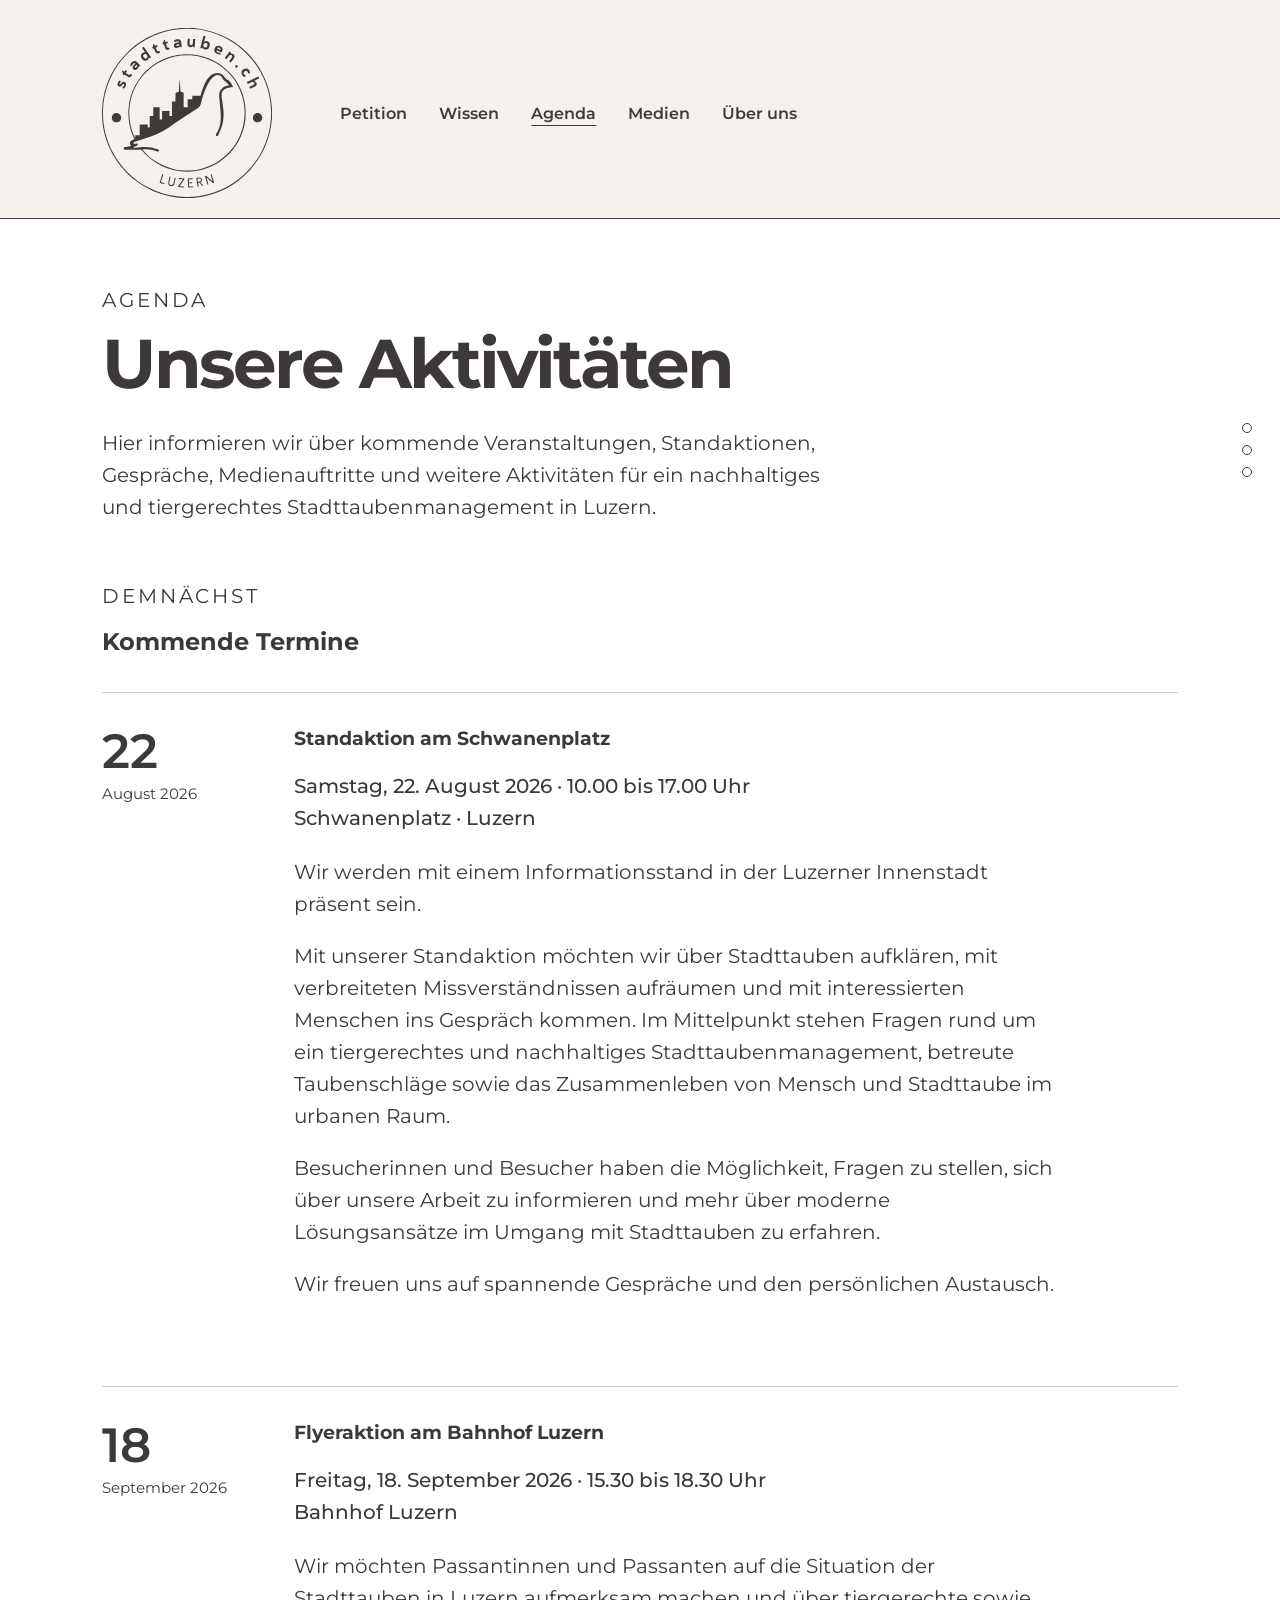
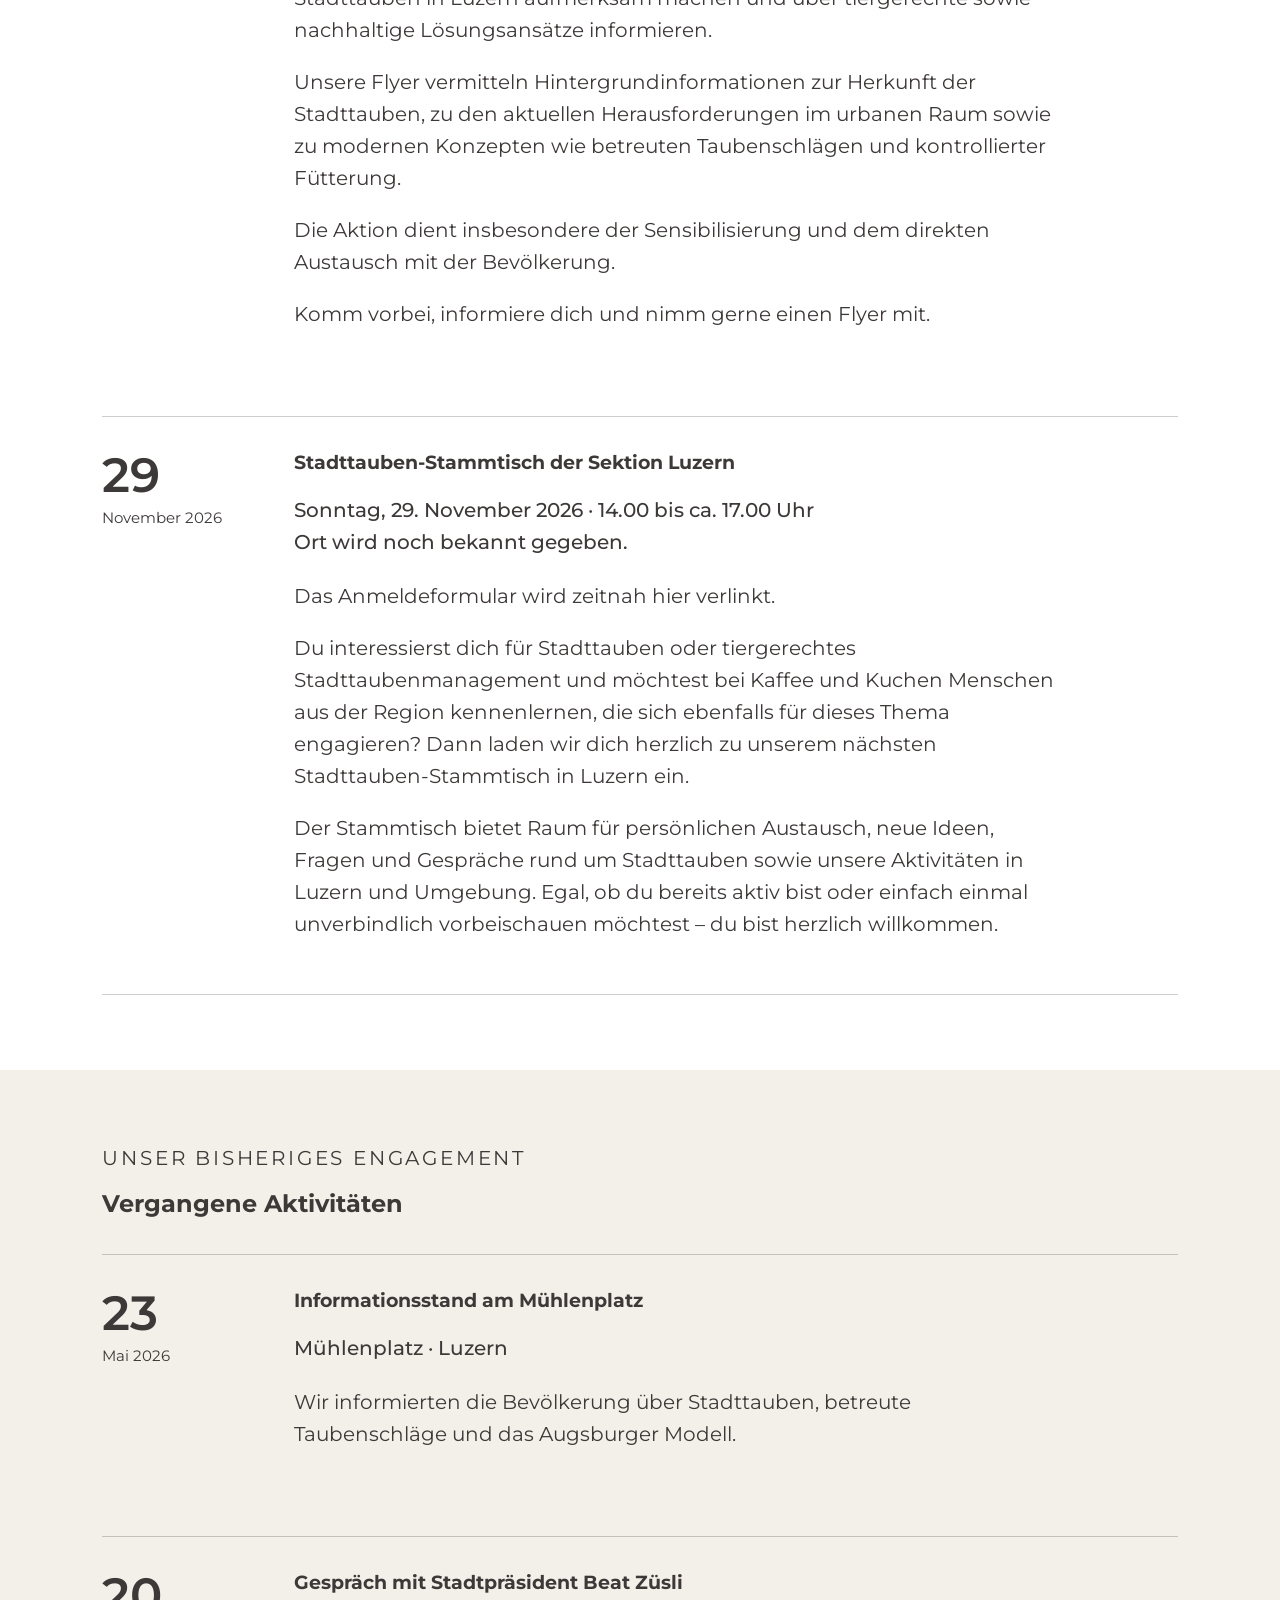
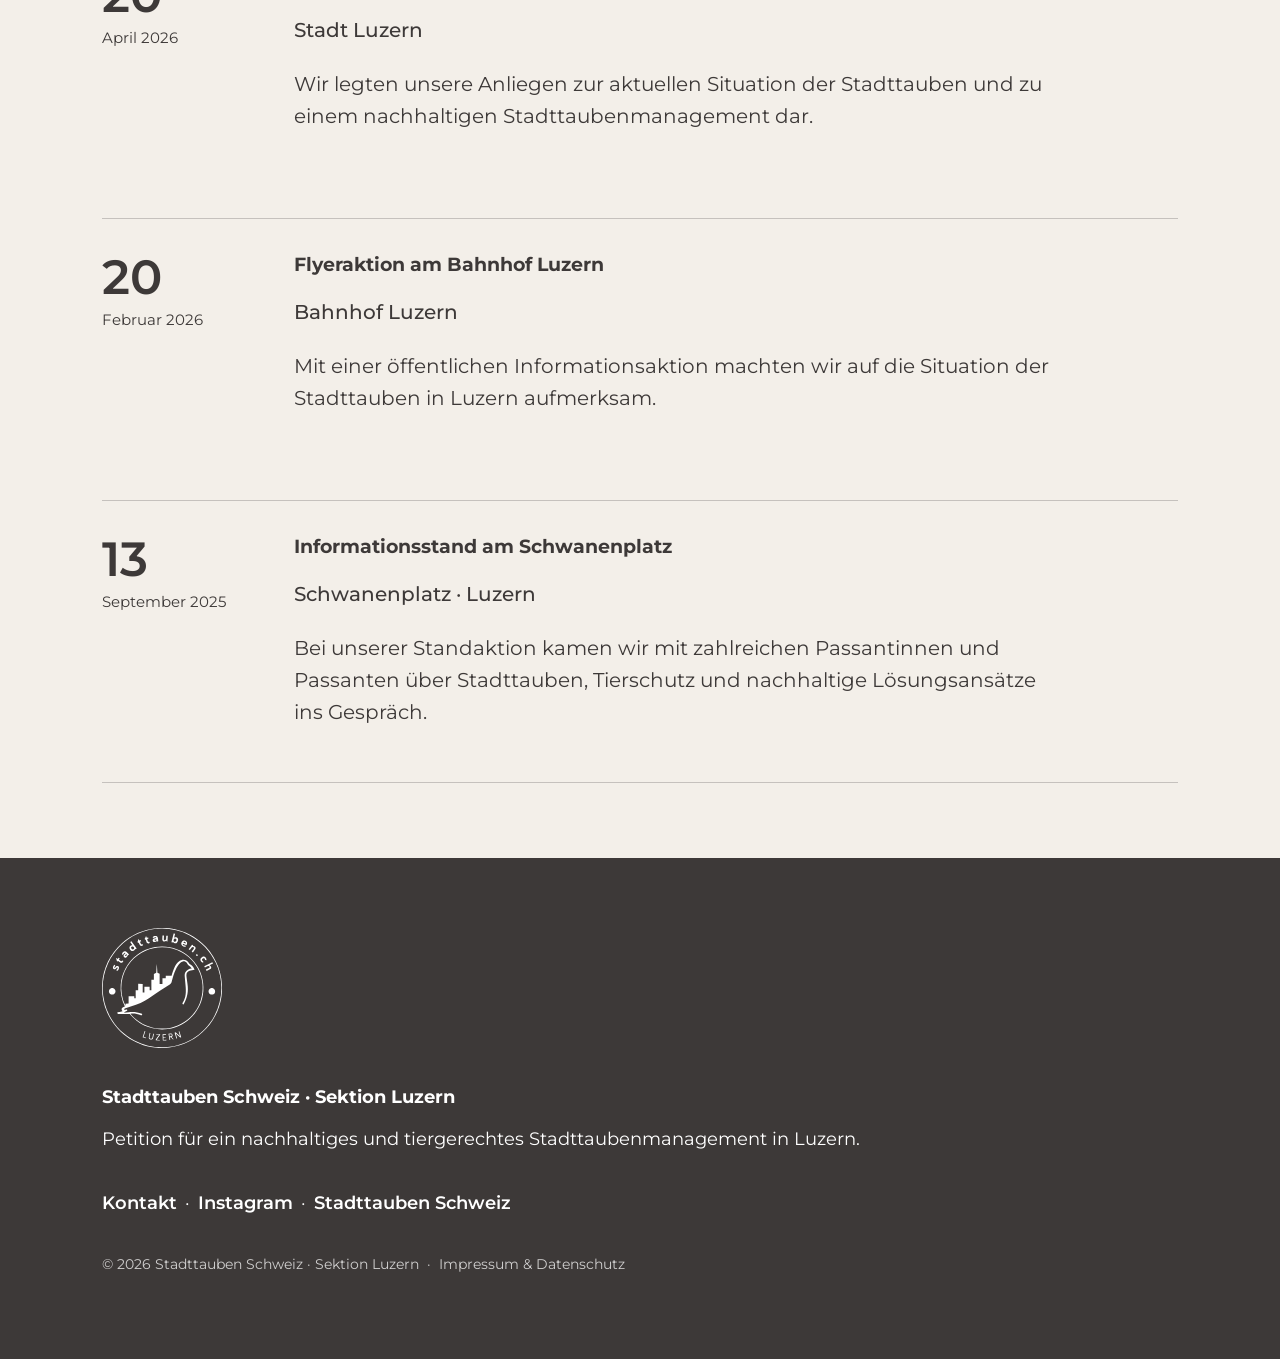
<file: agenda.html>
<!DOCTYPE html>
<html lang="de">

<head>
  <meta charset="UTF-8">
  <meta name="viewport" content="width=device-width, initial-scale=1.0">
  <meta name="description"
  content="Agenda von Stadttauben Luzern: Termine, Veranstaltungen und Aktionen rund um Stadttauben und die Petition für ein tiergerechtes Stadttaubenmanagement.">

  <title>Agenda | Stadttauben Luzern</title>

  <link rel="stylesheet" href="style.css">
  <link rel="preconnect" href="https://fonts.googleapis.com">
  <link rel="preconnect" href="https://fonts.gstatic.com" crossorigin>
  <link href="https://fonts.googleapis.com/css2?family=Montserrat:wght@400;500;600;700&display=swap" rel="stylesheet">
</head>

<body>

  <nav class="subpage-scroll-nav" aria-label="Seitennavigation">
    <a href="#agenda-start" aria-label="Zum Seitenanfang"></a>
    <a href="#kommende-termine" aria-label="Zu den kommenden Terminen"></a>
    <a href="#vergangene-aktivitaeten" aria-label="Zu den vergangenen Aktivitäten"></a>
  </nav>


  <header class="subpage-header">
    <a href="index.html" class="subpage-logo">
      <img src="Luzern_Sektionslogo.svg" alt="Stadttauben Schweiz – Sektion Luzern">
    </a>

    <nav class="subpage-nav">
      <a href="index.html">Petition</a>
      <a href="wissen.html">Wissen</a>
      <a href="agenda.html" class="is-active" aria-current="page">Agenda</a>
      <a href="medien.html">Medien</a>
      <a href="index.html#ueber-uns">Über uns</a>
    </nav>

  </header>

  <main>

    <section id="agenda-start" class="agenda-hero">
      <div class="agenda-inner">
        <p class="section-label">AGENDA</p>

        <h1>Unsere Aktivitäten</h1>

        <p class="agenda-intro">
          Hier informieren wir über kommende Veranstaltungen, Standaktionen,
          Gespräche, Medienauftritte und weitere Aktivitäten für ein nachhaltiges
          und tiergerechtes Stadttaubenmanagement in Luzern.
        </p>
      </div>
    </section>


    <section id="kommende-termine" class="agenda-section agenda-upcoming">
      <div class="agenda-inner">
        <p class="section-label">DEMNÄCHST</p>

        <h2>Kommende Termine</h2>

        <div class="agenda-list">

          <article class="agenda-item">
            <div class="agenda-date">
              <span class="agenda-day">22</span>
              <span class="agenda-month">August 2026</span>
            </div>

            <div class="agenda-content">

              <h3>Standaktion am Schwanenplatz</h3>

              <p class="agenda-meta">
                Samstag, 22. August 2026 · 10.00 bis 17.00 Uhr<br>
                Schwanenplatz · Luzern
              </p>

              <p>
                Wir werden mit einem Informationsstand in der Luzerner Innenstadt
                präsent sein.
              </p>

              <p>
                Mit unserer Standaktion möchten wir über Stadttauben aufklären, mit
                verbreiteten Missverständnissen aufräumen und mit interessierten
                Menschen ins Gespräch kommen. Im Mittelpunkt stehen Fragen rund um ein
                tiergerechtes und nachhaltiges Stadttaubenmanagement, betreute
                Taubenschläge sowie das Zusammenleben von Mensch und Stadttaube im
                urbanen Raum.
              </p>

              <p>
                Besucherinnen und Besucher haben die Möglichkeit, Fragen zu stellen,
                sich über unsere Arbeit zu informieren und mehr über moderne
                Lösungsansätze im Umgang mit Stadttauben zu erfahren.
              </p>

              <p>
                Wir freuen uns auf spannende Gespräche und den persönlichen Austausch.
              </p>

            </div>
          </article>

          <article class="agenda-item">
            <div class="agenda-date">
              <span class="agenda-day">18</span>
              <span class="agenda-month">September 2026</span>
            </div>

            <div class="agenda-content">

              <h3>Flyeraktion am Bahnhof Luzern</h3>

              <p class="agenda-meta">
                Freitag, 18. September 2026 · 15.30 bis 18.30 Uhr<br>
                Bahnhof Luzern
              </p>

              <p>
                Wir möchten Passantinnen und Passanten auf die Situation der
                Stadttauben in Luzern aufmerksam machen und über tiergerechte sowie
                nachhaltige Lösungsansätze informieren.
              </p>

              <p>
                Unsere Flyer vermitteln Hintergrundinformationen zur Herkunft der
                Stadttauben, zu den aktuellen Herausforderungen im urbanen Raum sowie
                zu modernen Konzepten wie betreuten Taubenschlägen und kontrollierter
                Fütterung.
              </p>

              <p>
                Die Aktion dient insbesondere der Sensibilisierung und dem direkten
                Austausch mit der Bevölkerung.
              </p>

              <p>
                Komm vorbei, informiere dich und nimm gerne einen Flyer mit.
              </p>
            </div>
          </article>


          <article class="agenda-item">
            <div class="agenda-date">
              <span class="agenda-day">29</span>
              <span class="agenda-month">November 2026</span>
            </div>

            <div class="agenda-content">

              <h3>Stadttauben-Stammtisch der Sektion Luzern</h3>

              <p class="agenda-meta">
                Sonntag, 29. November 2026 · 14.00 bis ca. 17.00 Uhr<br>
                Ort wird noch bekannt gegeben.
              </p>

              <p>
                Das Anmeldeformular wird zeitnah hier verlinkt.
              </p>

              <p>
                Du interessierst dich für Stadttauben oder tiergerechtes
                Stadttaubenmanagement und möchtest bei Kaffee und Kuchen Menschen aus
                der Region kennenlernen, die sich ebenfalls für dieses Thema
                engagieren? Dann laden wir dich herzlich zu unserem nächsten
                Stadttauben-Stammtisch in Luzern ein.
              </p>

              <p>
                Der Stammtisch bietet Raum für persönlichen Austausch, neue Ideen,
                Fragen und Gespräche rund um Stadttauben sowie unsere Aktivitäten in
                Luzern und Umgebung. Egal, ob du bereits aktiv bist oder einfach
                einmal unverbindlich vorbeischauen möchtest – du bist herzlich
                willkommen.
              </p>

            </div>

          </article>

        </div>

      </div>
    </section>


    <section id="vergangene-aktivitaeten" class="agenda-section agenda-past">
      <div class="agenda-inner">
        <p class="section-label">UNSER BISHERIGES ENGAGEMENT</p>

        <h2>Vergangene Aktivitäten</h2>

        <div class="agenda-list">


          <article class="agenda-item">
            <div class="agenda-date">
              <span class="agenda-day">23</span>
              <span class="agenda-month">Mai 2026</span>
            </div>

            <div class="agenda-content">

              <h3>Informationsstand am Mühlenplatz</h3>

              <p class="agenda-meta">Mühlenplatz · Luzern</p>

              <p>
                Wir informierten die Bevölkerung über Stadttauben, betreute
                Taubenschläge und das Augsburger Modell.
              </p>
            </div>
          </article>


          <article class="agenda-item">
            <div class="agenda-date">
              <span class="agenda-day">20</span>
              <span class="agenda-month">April 2026</span>
            </div>

            <div class="agenda-content">

              <h3>Gespräch mit Stadtpräsident Beat Züsli</h3>

              <p class="agenda-meta">Stadt Luzern</p>

              <p>
                Wir legten unsere Anliegen zur aktuellen Situation der
                Stadttauben und zu einem nachhaltigen Stadttaubenmanagement dar.
              </p>
            </div>
          </article>


          <article class="agenda-item">
            <div class="agenda-date">
              <span class="agenda-day">20</span>
              <span class="agenda-month">Februar 2026</span>
            </div>

            <div class="agenda-content">

              <h3>Flyeraktion am Bahnhof Luzern</h3>

              <p class="agenda-meta">Bahnhof Luzern</p>

              <p>
                Mit einer öffentlichen Informationsaktion machten wir auf die
                Situation der Stadttauben in Luzern aufmerksam.
              </p>
            </div>
          </article>


          <article class="agenda-item">
            <div class="agenda-date">
              <span class="agenda-day">13</span>
              <span class="agenda-month">September 2025</span>
            </div>

            <div class="agenda-content">

              <h3>Informationsstand am Schwanenplatz</h3>

              <p class="agenda-meta">Schwanenplatz · Luzern</p>

              <p>
                Bei unserer Standaktion kamen wir mit zahlreichen Passantinnen
                und Passanten über Stadttauben, Tierschutz und nachhaltige
                Lösungsansätze ins Gespräch.
              </p>
            </div>
          </article>

        </div>
      </div>
    </section>

  </main>

  <footer>
    <img src="Luzern_Sektionslogo.svg" alt="Stadttauben Luzern" class="footer-logo">

    <p><strong>Stadttauben Schweiz · Sektion Luzern</strong></p>
    <p>Petition für ein nachhaltiges und tiergerechtes Stadttaubenmanagement in Luzern.</p>

    <p class="footer-links">
      <a href="mailto:luzern@stadttauben.ch">Kontakt</a>
      <span>·</span>
      <a href="https://www.instagram.com/stadttauben_luzern/" target="_blank" rel="noopener noreferrer">Instagram</a>
      <span>·</span>
      <a href="https://stadttauben.ch/sektion-luzern/" target="_blank" rel="noopener noreferrer">Stadttauben Schweiz</a>
    </p>

    <p class="copyright">
      © 2026 Stadttauben Schweiz · Sektion Luzern
      <span>·</span>
      <a href="impressum.html" target="_blank" rel="noopener">
        Impressum &amp; Datenschutz
      </a>
    </p>

  </footer>

</body>

</html>
</file>
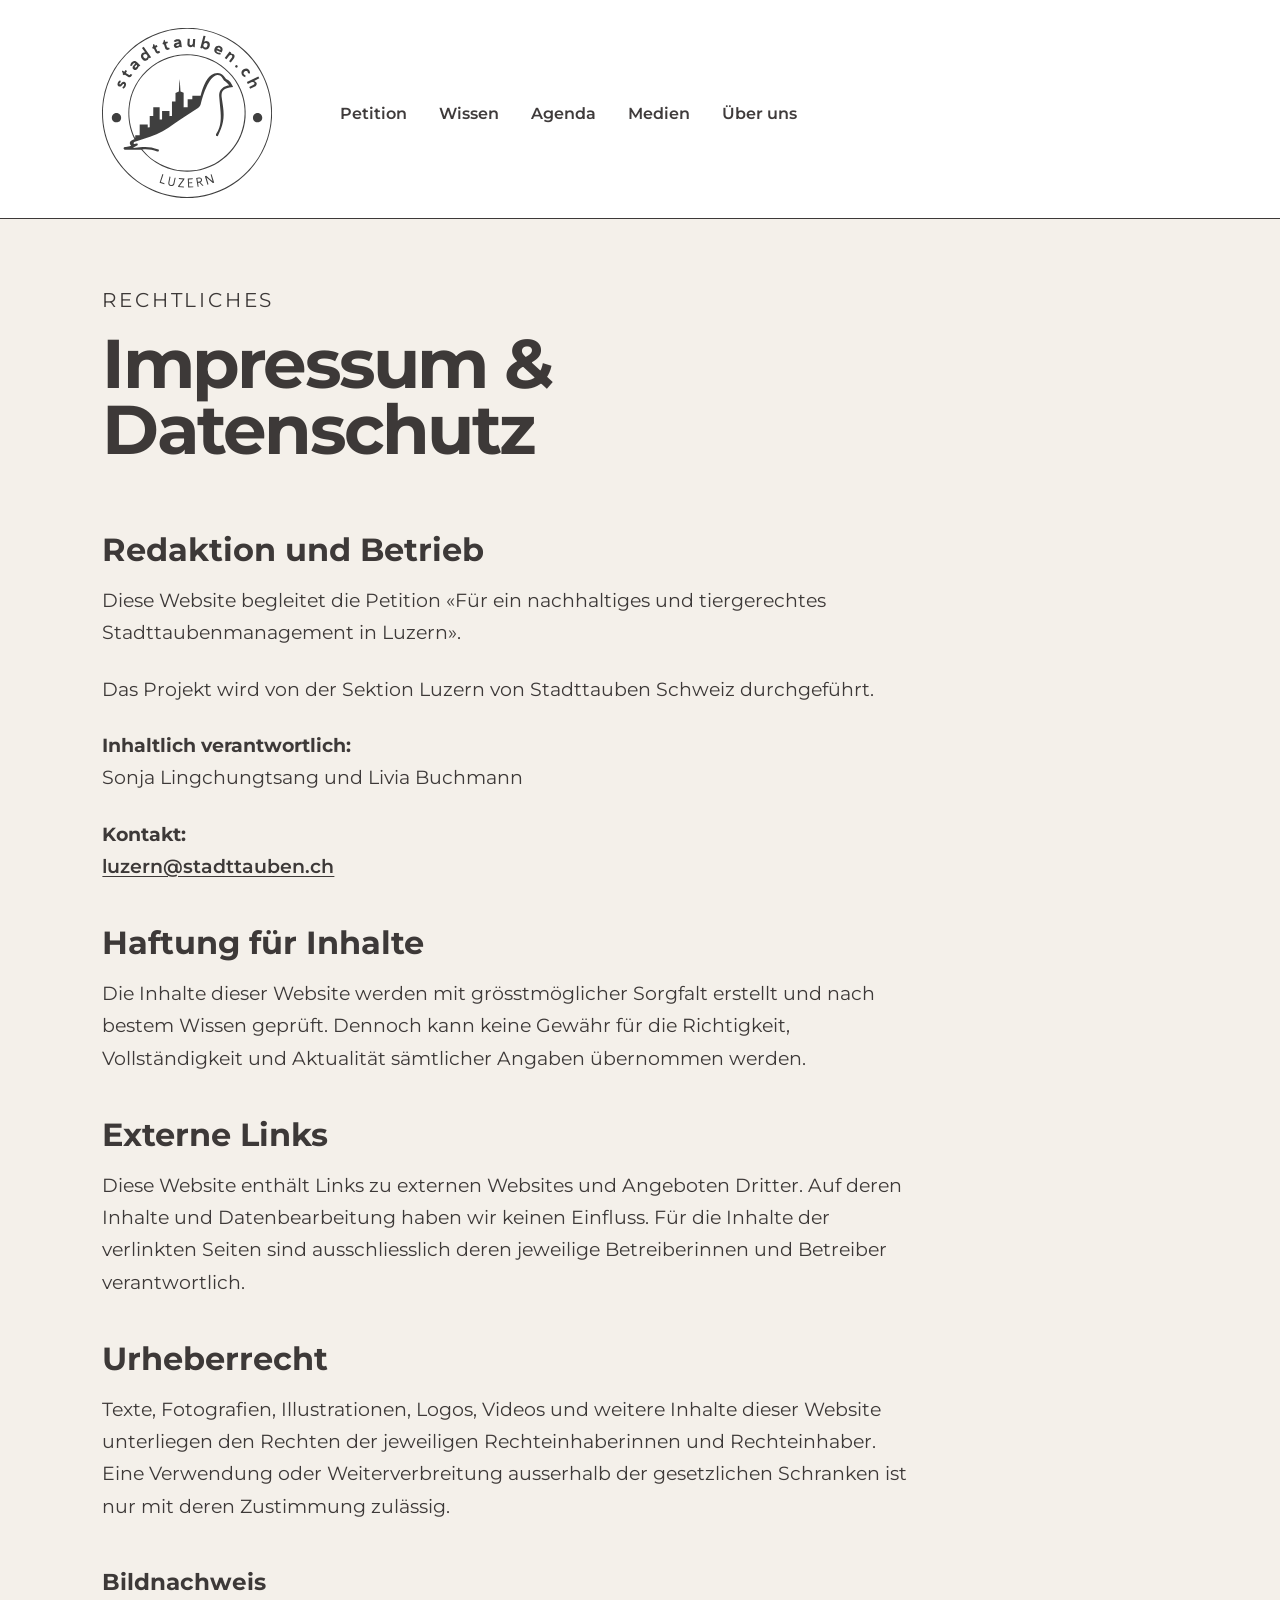
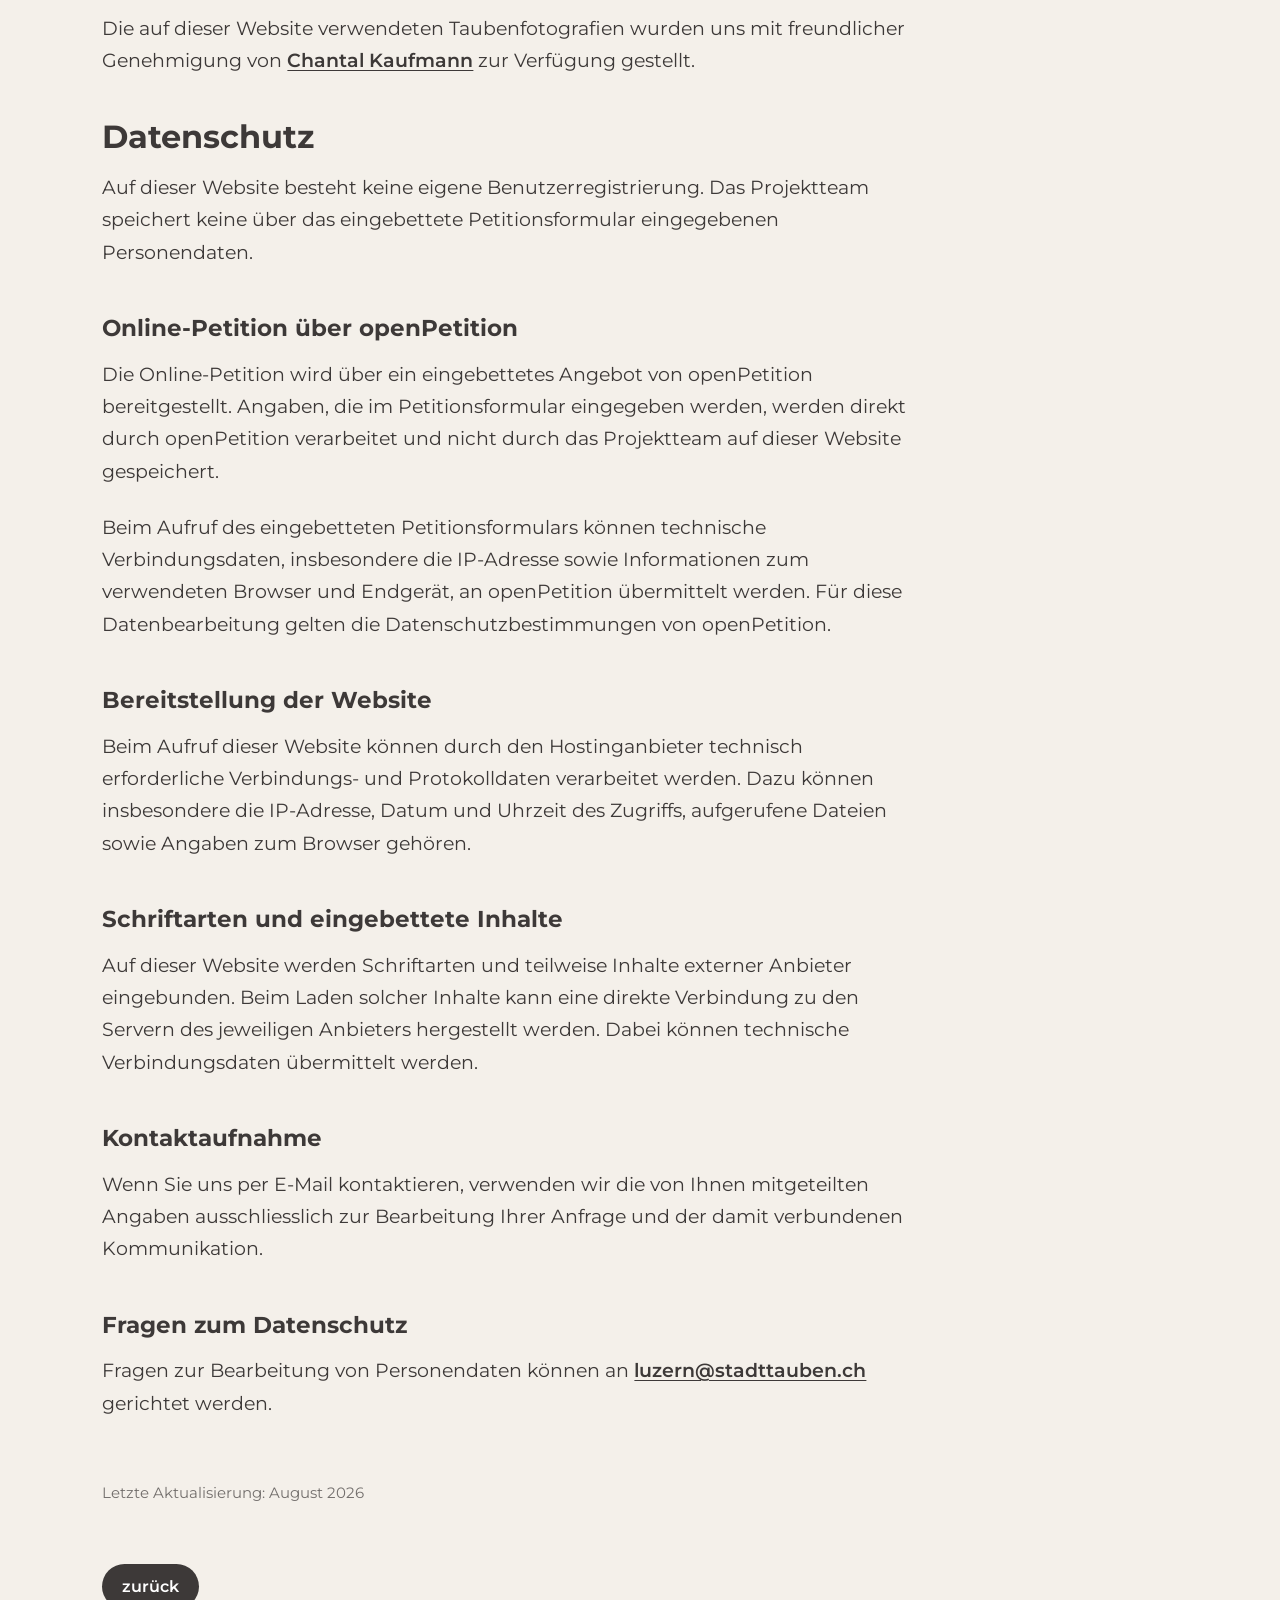
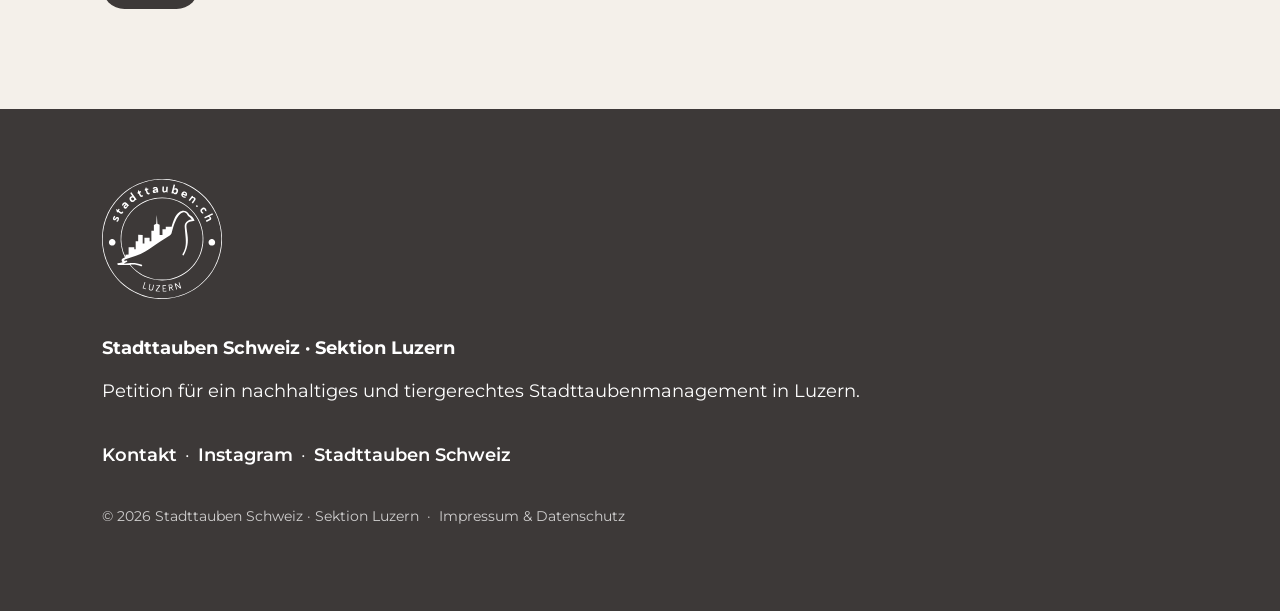
<file: impressum.html>
<!DOCTYPE html>
<html lang="de">

<head>
    <meta charset="UTF-8">
    <meta name="viewport" content="width=device-width, initial-scale=1.0">

    <title>Impressum | Stadttauben Luzern</title>

    <link rel="stylesheet" href="style.css">

    <link rel="preconnect" href="https://fonts.googleapis.com">
    <link rel="preconnect" href="https://fonts.gstatic.com" crossorigin>

    <link href="https://fonts.googleapis.com/css2?family=Montserrat:wght@400;500;600;700&display=swap" rel="stylesheet">
</head>

<body class="legal-page">

    <header class="subpage-header">
        <a href="index.html" class="subpage-logo">
            <img src="Luzern_Sektionslogo.svg" alt="Stadttauben Schweiz – Sektion Luzern">
        </a>

        <nav class="subpage-nav">
            <a href="index.html">Petition</a>
            <a href="wissen.html">Wissen</a>
            <a href="agenda.html">Agenda</a>
            <a href="medien.html">Medien</a>
            <a href="index.html#ueber-uns">Über uns</a>
        </nav>
    </header>

    <main>

        <section class="legal-section">

            <div class="legal-inner">

                <p class="section-label">
                    RECHTLICHES
                </p>

                <h1>Impressum &amp; Datenschutz</h1>

                <div class="legal-content">

                    <h2>Redaktion und Betrieb</h2>

                    <p>
                        Diese Website begleitet die Petition
                        «Für ein nachhaltiges und tiergerechtes
                        Stadttaubenmanagement in Luzern».
                    </p>

                    <p>
                        Das Projekt wird von der Sektion Luzern
                        von Stadttauben Schweiz durchgeführt.
                    </p>

                    <p>
                        <strong>Inhaltlich verantwortlich:</strong><br>
                        Sonja Lingchungtsang und Livia Buchmann
                    </p>

                    <p>
                        <strong>Kontakt:</strong><br>

                        <a href="mailto:luzern@stadttauben.ch">
                            luzern@stadttauben.ch
                        </a>
                    </p>

                    <h2>Haftung für Inhalte</h2>

                    <p>
                        Die Inhalte dieser Website werden mit
                        grösstmöglicher Sorgfalt erstellt und nach
                        bestem Wissen geprüft. Dennoch kann keine
                        Gewähr für die Richtigkeit, Vollständigkeit
                        und Aktualität sämtlicher Angaben übernommen
                        werden.
                    </p>

                    <h2>Externe Links</h2>

                    <p>
                        Diese Website enthält Links zu externen
                        Websites und Angeboten Dritter. Auf deren
                        Inhalte und Datenbearbeitung haben wir keinen
                        Einfluss. Für die Inhalte der verlinkten Seiten
                        sind ausschliesslich deren jeweilige
                        Betreiberinnen und Betreiber verantwortlich.
                    </p>

                    <h2>Urheberrecht</h2>

                    <p>
                        Texte, Fotografien, Illustrationen, Logos,
                        Videos und weitere Inhalte dieser Website
                        unterliegen den Rechten der jeweiligen
                        Rechteinhaberinnen und Rechteinhaber.
                        Eine Verwendung oder Weiterverbreitung
                        ausserhalb der gesetzlichen Schranken ist
                        nur mit deren Zustimmung zulässig.
                    </p>

                    <h3>Bildnachweis</h3>

                    <p>
                        Die auf dieser Website verwendeten
                        Taubenfotografien wurden uns mit freundlicher
                        Genehmigung von
                        <a href="https://www.chantal-kaufmann.ch/" target="_blank" rel="noopener noreferrer">
                            Chantal Kaufmann
                        </a>
                        zur Verfügung gestellt.
                    </p>

                    <h2>Datenschutz</h2>

                    <p>
                        Auf dieser Website besteht keine eigene
                        Benutzerregistrierung. Das Projektteam
                        speichert keine über das eingebettete
                        Petitionsformular eingegebenen Personendaten.
                    </p>

                    <h3>Online-Petition über openPetition</h3>

                    <p>
                        Die Online-Petition wird über ein eingebettetes
                        Angebot von openPetition bereitgestellt.
                        Angaben, die im Petitionsformular eingegeben
                        werden, werden direkt durch openPetition
                        verarbeitet und nicht durch das Projektteam
                        auf dieser Website gespeichert.
                    </p>

                    <p>
                        Beim Aufruf des eingebetteten
                        Petitionsformulars können technische
                        Verbindungsdaten, insbesondere die IP-Adresse
                        sowie Informationen zum verwendeten Browser
                        und Endgerät, an openPetition übermittelt
                        werden. Für diese Datenbearbeitung gelten die
                        Datenschutzbestimmungen von openPetition.
                    </p>

                    <h3>Bereitstellung der Website</h3>

                    <p>
                        Beim Aufruf dieser Website können durch den Hostinganbieter technisch
                        erforderliche Verbindungs- und Protokolldaten verarbeitet werden.
                        Dazu können insbesondere die IP-Adresse, Datum und Uhrzeit des Zugriffs,
                        aufgerufene Dateien sowie Angaben zum Browser gehören.
                    </p>

                    <h3>Schriftarten und eingebettete Inhalte</h3>

                    <p>
                        Auf dieser Website werden Schriftarten und
                        teilweise Inhalte externer Anbieter
                        eingebunden. Beim Laden solcher Inhalte kann
                        eine direkte Verbindung zu den Servern des
                        jeweiligen Anbieters hergestellt werden.
                        Dabei können technische Verbindungsdaten
                        übermittelt werden.
                    </p>

                    <h3>Kontaktaufnahme</h3>

                    <p>
                        Wenn Sie uns per E-Mail kontaktieren,
                        verwenden wir die von Ihnen mitgeteilten
                        Angaben ausschliesslich zur Bearbeitung Ihrer
                        Anfrage und der damit verbundenen
                        Kommunikation.
                    </p>

                    <h3>Fragen zum Datenschutz</h3>

                    <p>
                        Fragen zur Bearbeitung von Personendaten können
                        an
                        <a href="mailto:luzern@stadttauben.ch">
                            luzern@stadttauben.ch
                        </a>
                        gerichtet werden.
                    </p>

                    <p class="legal-date">
                        Letzte Aktualisierung: August 2026
                    </p>

                    <a href="index.html" class="legal-back-link">
                        zurück
                    </a>

                </div>

            </div>

        </section>

    </main>

    <footer>
        <img src="Luzern_Sektionslogo.svg" alt="Stadttauben Luzern" class="footer-logo">

        <p><strong>Stadttauben Schweiz · Sektion Luzern</strong></p>

        <p>
            Petition für ein nachhaltiges und tiergerechtes
            Stadttaubenmanagement in Luzern.
        </p>

        <p class="footer-links">
            <a href="mailto:luzern@stadttauben.ch">Kontakt</a>
            <span>·</span>

            <a href="https://www.instagram.com/stadttauben_luzern/" target="_blank" rel="noopener noreferrer">
                Instagram
            </a>

            <span>·</span>

            <a href="https://stadttauben.ch/sektion-luzern/" target="_blank" rel="noopener noreferrer">
                Stadttauben Schweiz
            </a>
        </p>

        <p class="copyright">
            © 2026 Stadttauben Schweiz · Sektion Luzern
            <span>·</span>

            <a href="impressum.html">
                Impressum &amp; Datenschutz
            </a>
        </p>
    </footer>

</body>

</html>
</file>
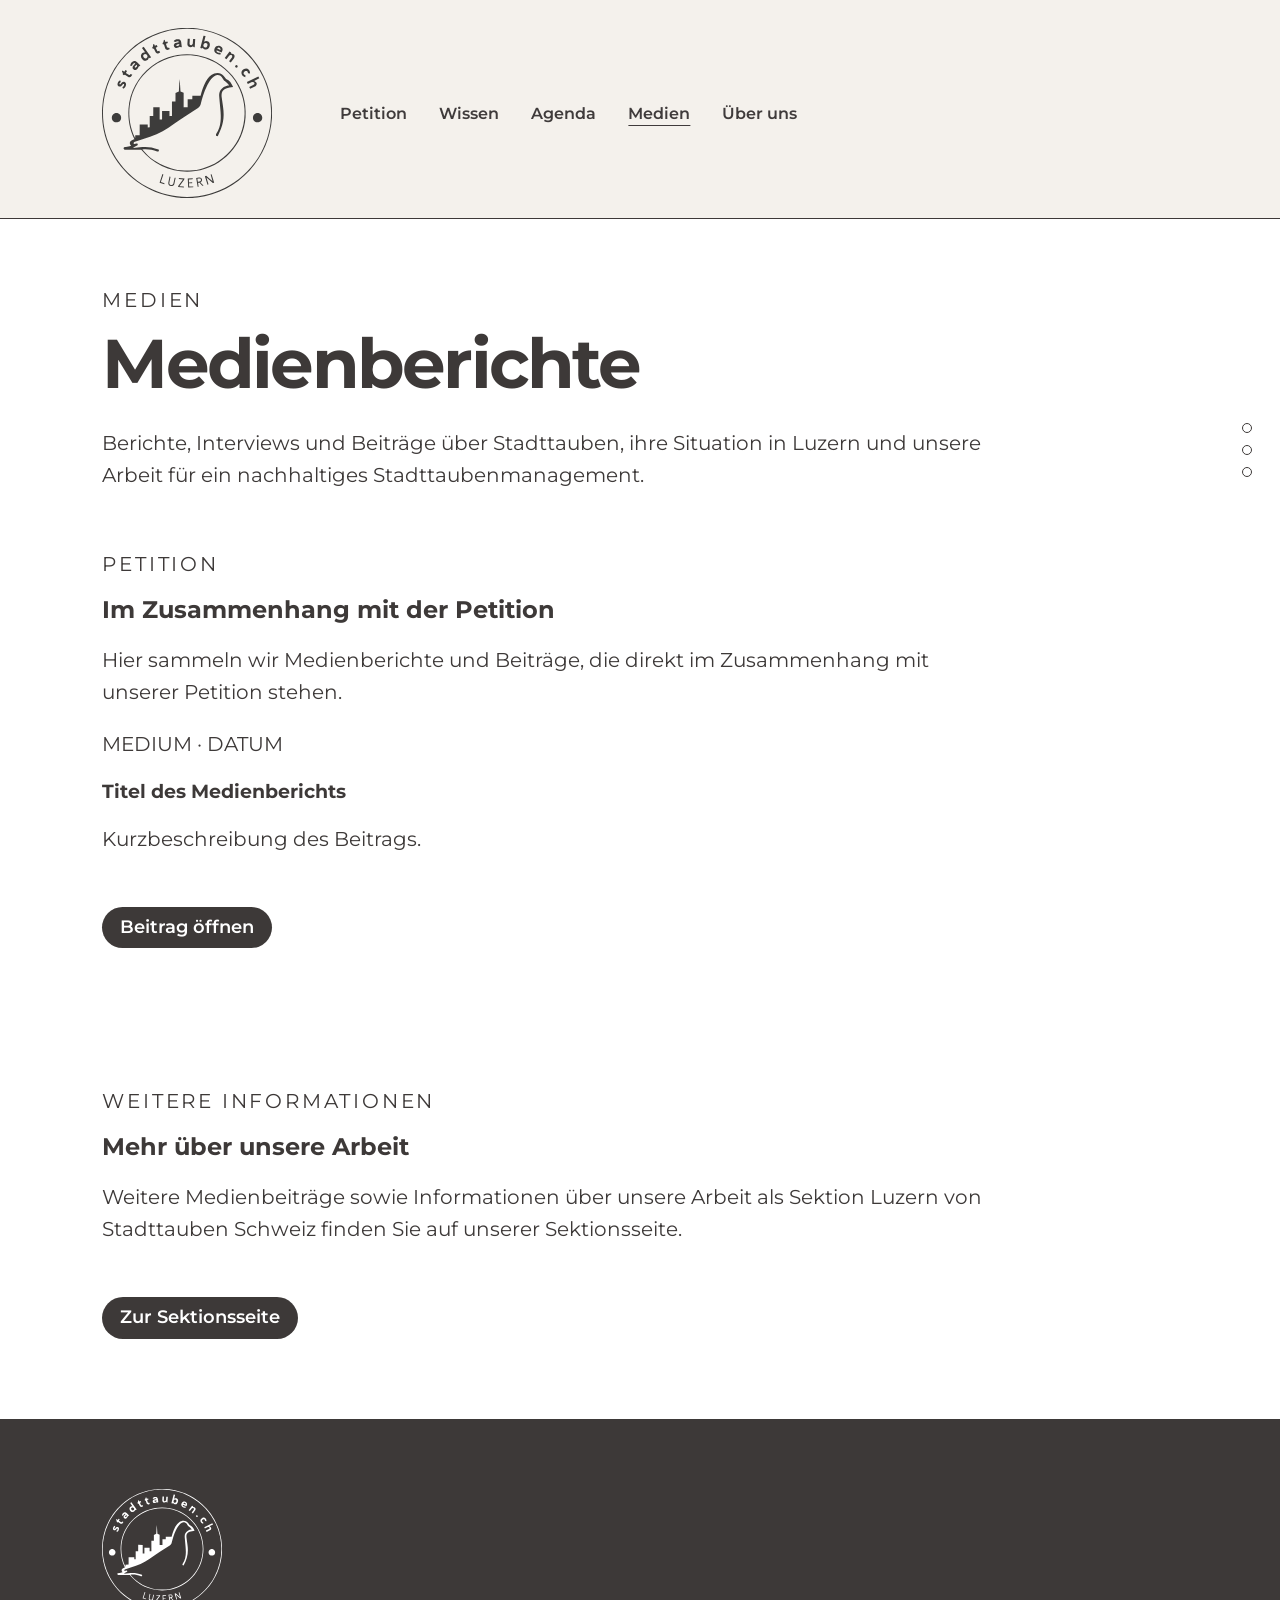
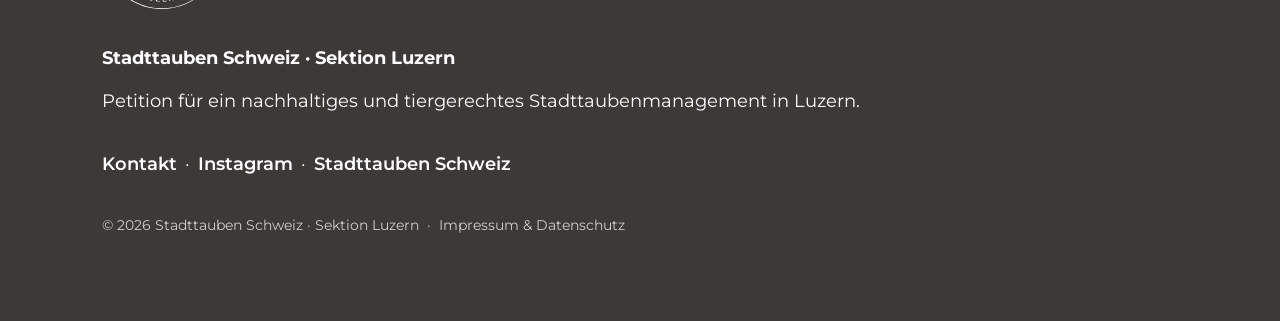
<file: medien.html>
<!DOCTYPE html>
<html lang="de">

<head>
  <meta charset="UTF-8">
  <meta name="viewport" content="width=device-width, initial-scale=1.0">
  <meta name="description"
  content="Medienberichte zur Petition und zum Stadttaubenmanagement in Luzern: Beiträge, Interviews und Berichterstattung über Stadttauben Luzern.">

  <title>Die Petition in den Medien | Stadttauben Luzern</title>

  <link rel="stylesheet" href="style.css">
  <link rel="preconnect" href="https://fonts.googleapis.com">
  <link rel="preconnect" href="https://fonts.gstatic.com" crossorigin>
  <link href="https://fonts.googleapis.com/css2?family=Montserrat:wght@400;500;600;700&display=swap" rel="stylesheet">
</head>

<body>

  <nav class="subpage-scroll-nav" aria-label="Seitennavigation">
    <a href="#medien-start" aria-label="Zum Seitenanfang"></a>
    <a href="#petition-medien" aria-label="Zu den Berichten im Zusammenhang mit der Petition"></a>
    <a href="#weitere-medienberichte" aria-label="Zu den weiteren Medienberichten"></a>
  </nav>

  <header class="subpage-header">
    <a href="index.html" class="subpage-logo">
      <img src="Luzern_Sektionslogo.svg" alt="Stadttauben Schweiz – Sektion Luzern">
    </a>

    <nav class="subpage-nav">
      <a href="index.html">Petition</a>
      <a href="wissen.html">Wissen</a>
      <a href="agenda.html">Agenda</a>
      <a href="medien.html" class="is-active" aria-current="page">Medien</a>
      <a href="index.html#ueber-uns">Über uns</a>
    </nav>

  </header>

  <main>

    <section id="medien-start" class="medien-hero">
      <div class="medien-inner">

        <p class="section-label">MEDIEN</p>

        <h1>Medienberichte</h1>

        <p class="medien-intro">
          Berichte, Interviews und Beiträge über Stadttauben, ihre Situation in Luzern
          und unsere Arbeit für ein nachhaltiges Stadttaubenmanagement.
        </p>

      </div>
    </section>

    <section id="petition-medien" class="medien-section medien-section-alt">
      <div class="medien-inner">

        <p class="section-label">PETITION</p>

        <h2>Im Zusammenhang mit der Petition</h2>

        <p class="medien-lead">
          Hier sammeln wir Medienberichte und Beiträge, die direkt im Zusammenhang
          mit unserer Petition stehen.
        </p>

        <div class="medien-list">
          <article class="medien-card">
            <p class="medien-meta">MEDIUM · DATUM</p>
            <h3>Titel des Medienberichts</h3>
            <p>Kurzbeschreibung des Beitrags.</p>
            <a href="#" class="wissen-quelle-link" target="_blank" rel="noopener noreferrer">
              Beitrag öffnen
            </a>
          </article>
        </div>

      </div>
    </section>

    <section id="weitere-medienberichte" class="medien-section medien-section-alt">
      <div class="medien-inner">

        <p class="section-label">WEITERE INFORMATIONEN</p>

        <h2>Mehr über unsere Arbeit</h2>

        <p class="medien-lead">
          Weitere Medienbeiträge sowie Informationen über unsere Arbeit als
          Sektion Luzern von Stadttauben Schweiz finden Sie auf unserer
          Sektionsseite.
        </p>

        <a href="https://stadttauben.ch/sektion-luzern/" class="wissen-quelle-link" target="_blank"
          rel="noopener noreferrer">
          Zur Sektionsseite
        </a>

      </div>
    </section>

  </main>

  <footer>
    <img src="Luzern_Sektionslogo.svg" alt="Stadttauben Luzern" class="footer-logo">

    <p><strong>Stadttauben Schweiz · Sektion Luzern</strong></p>
    <p>Petition für ein nachhaltiges und tiergerechtes Stadttaubenmanagement in Luzern.</p>

    <p class="footer-links">
      <a href="mailto:luzern@stadttauben.ch">Kontakt</a>
      <span>·</span>
      <a href="https://www.instagram.com/stadttauben_luzern/" target="_blank" rel="noopener noreferrer">Instagram</a>
      <span>·</span>
      <a href="https://stadttauben.ch/sektion-luzern/" target="_blank" rel="noopener noreferrer">Stadttauben Schweiz</a>
    </p>

    <p class="copyright">
      © 2026 Stadttauben Schweiz · Sektion Luzern
      <span>·</span>
      <a href="impressum.html" target="_blank" rel="noopener">
        Impressum &amp; Datenschutz
      </a>
    </p>


  </footer>

</body>

</html>
</file>
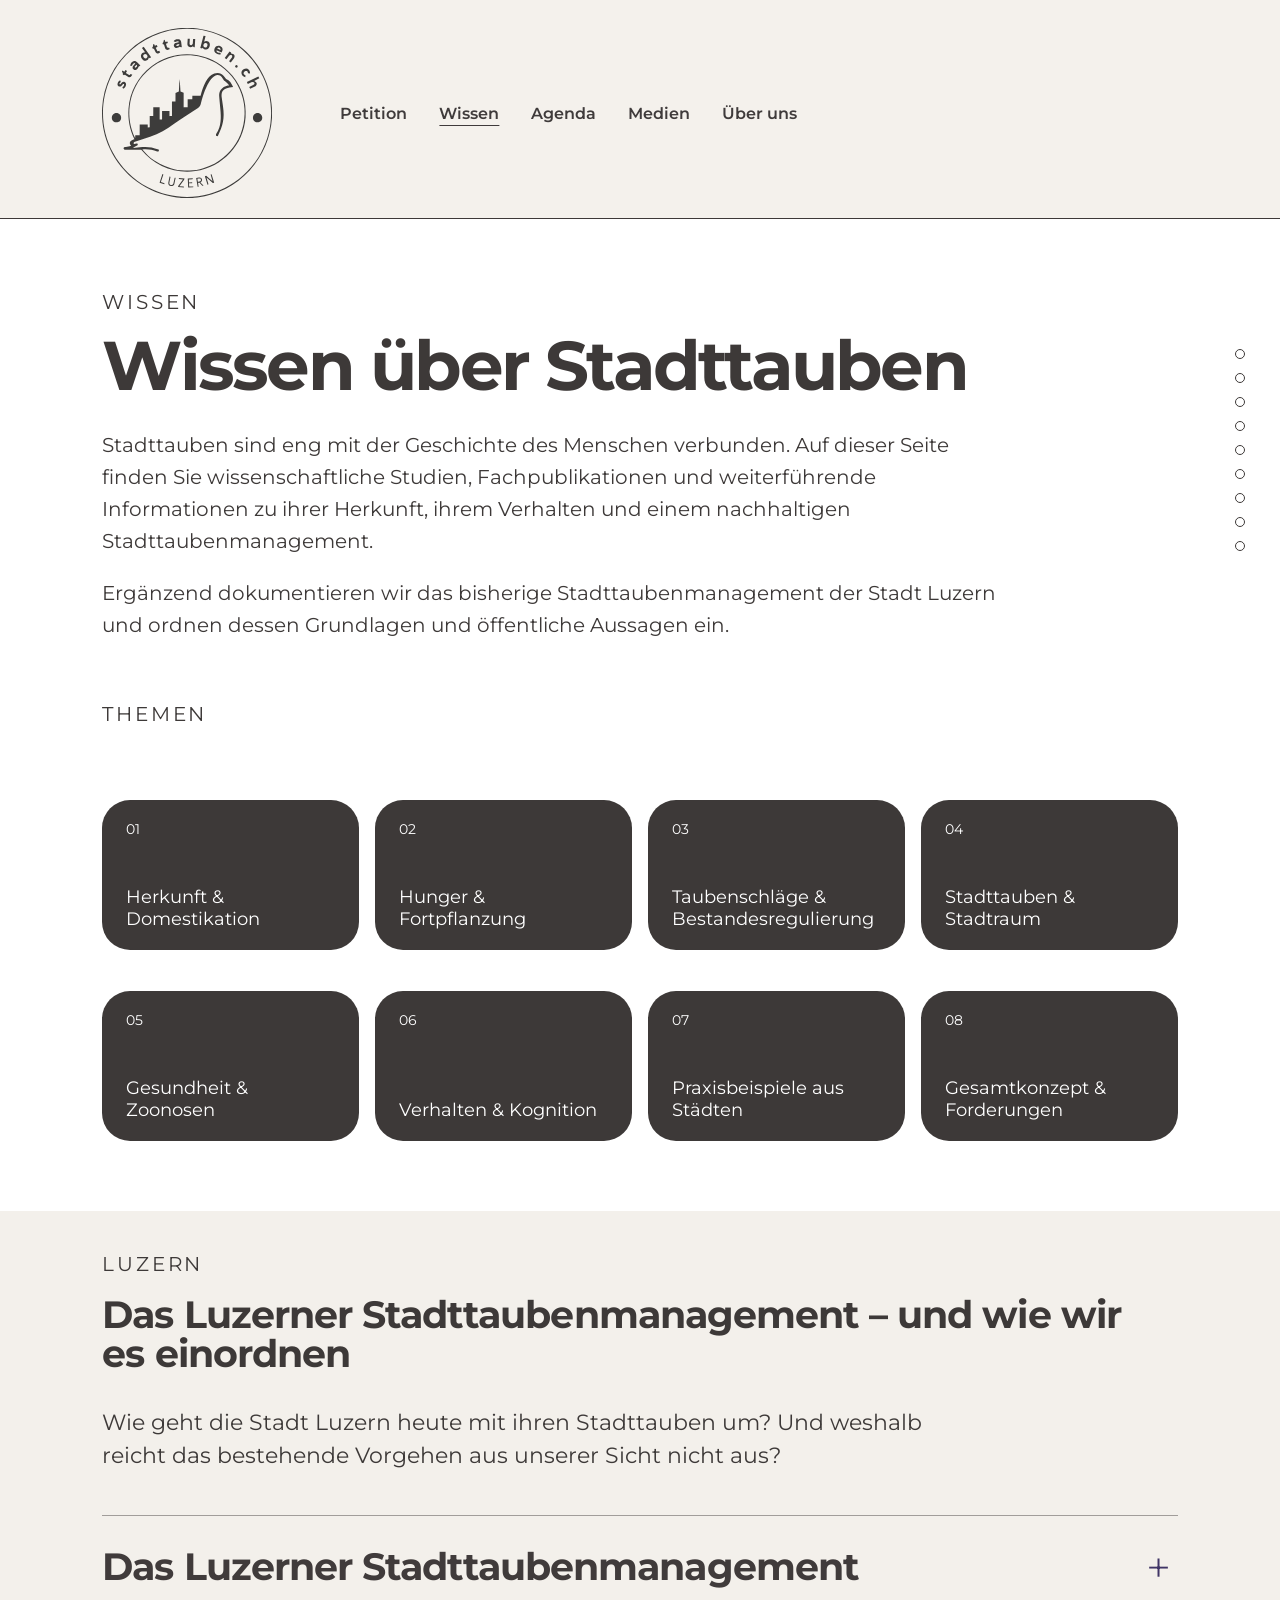
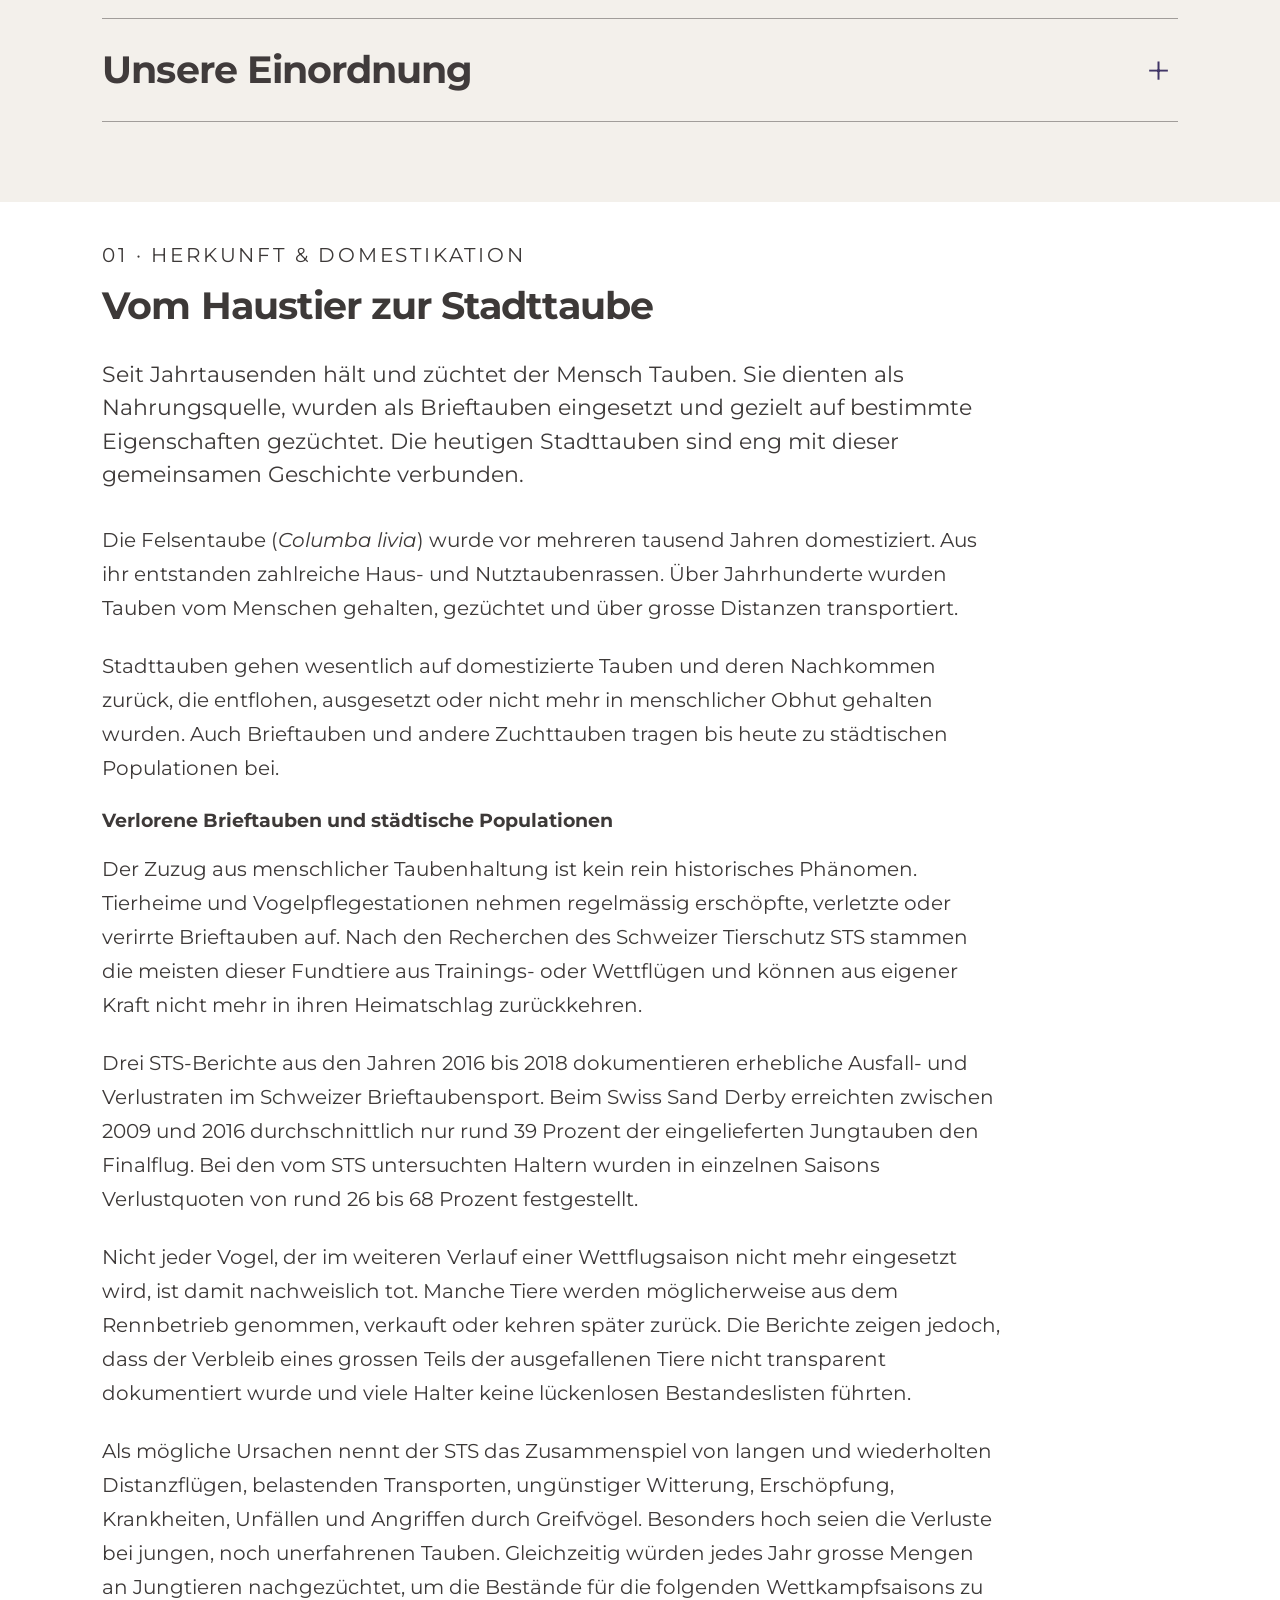
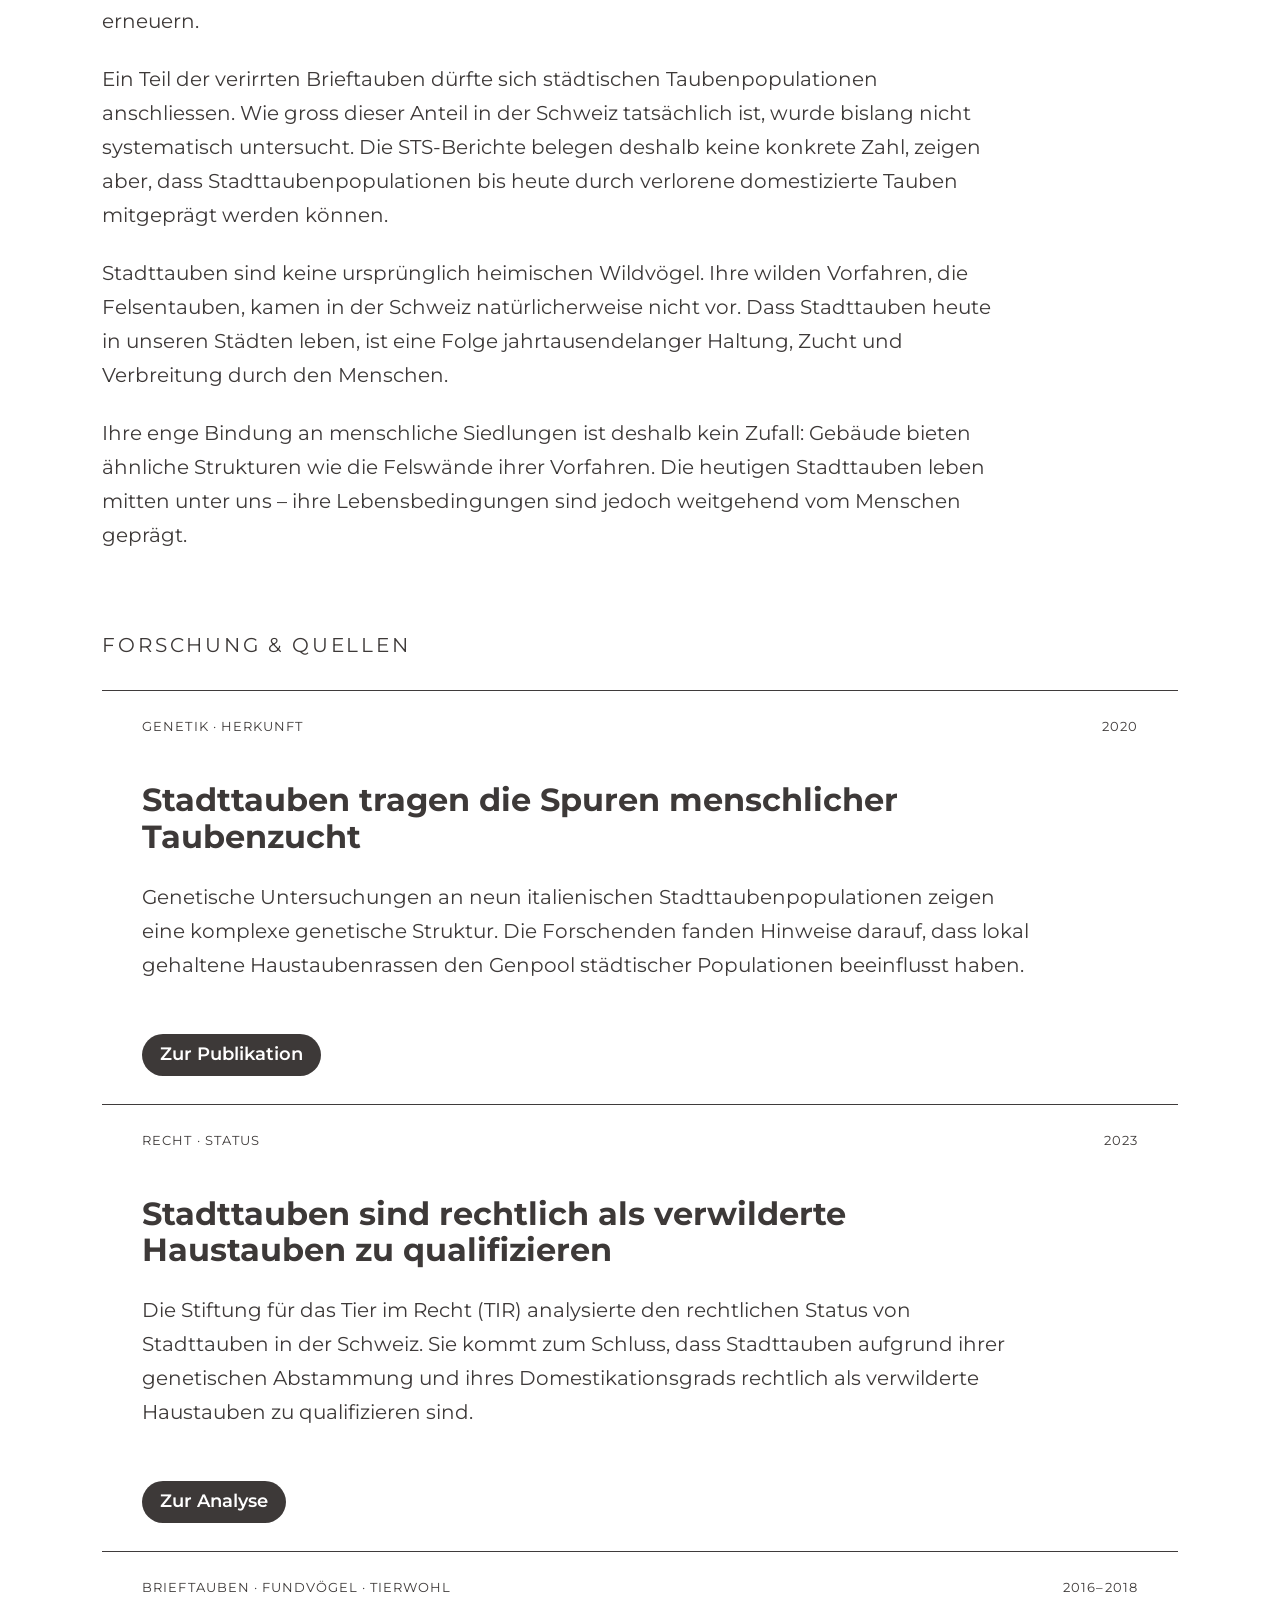
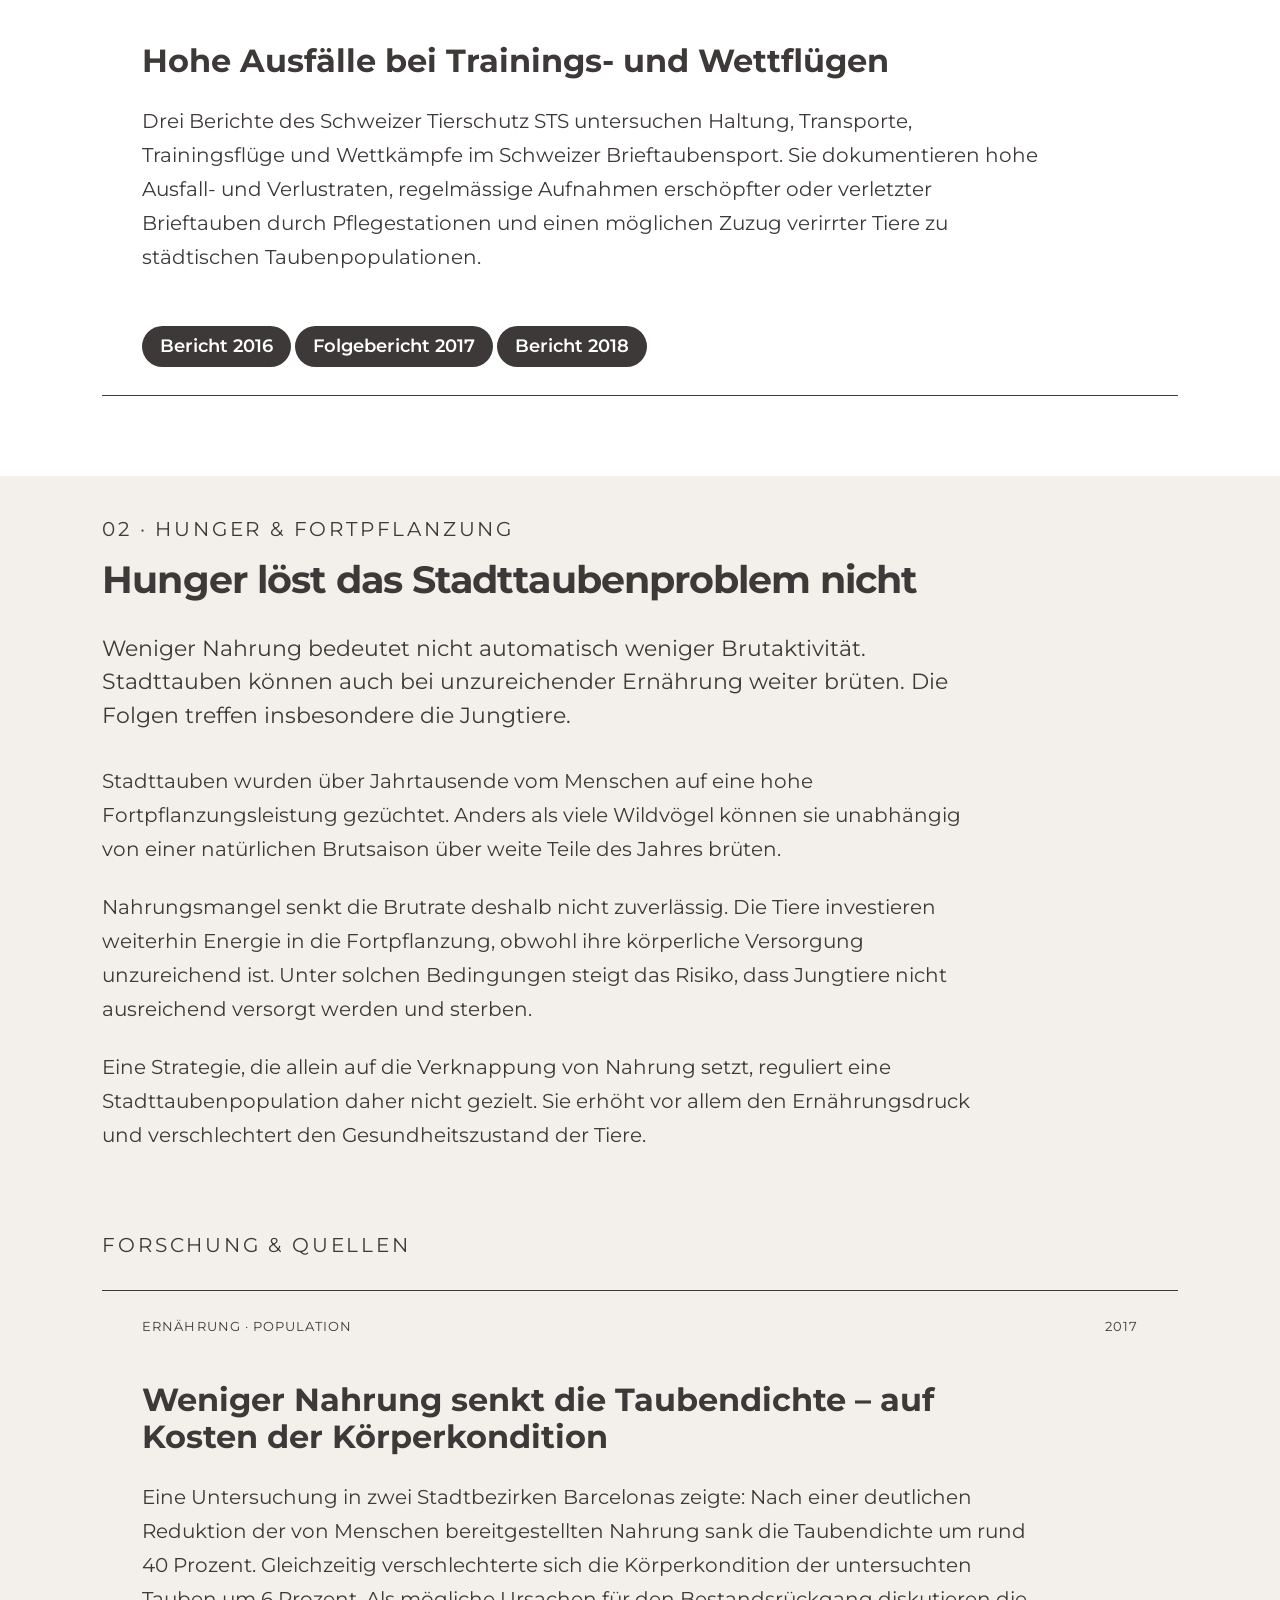
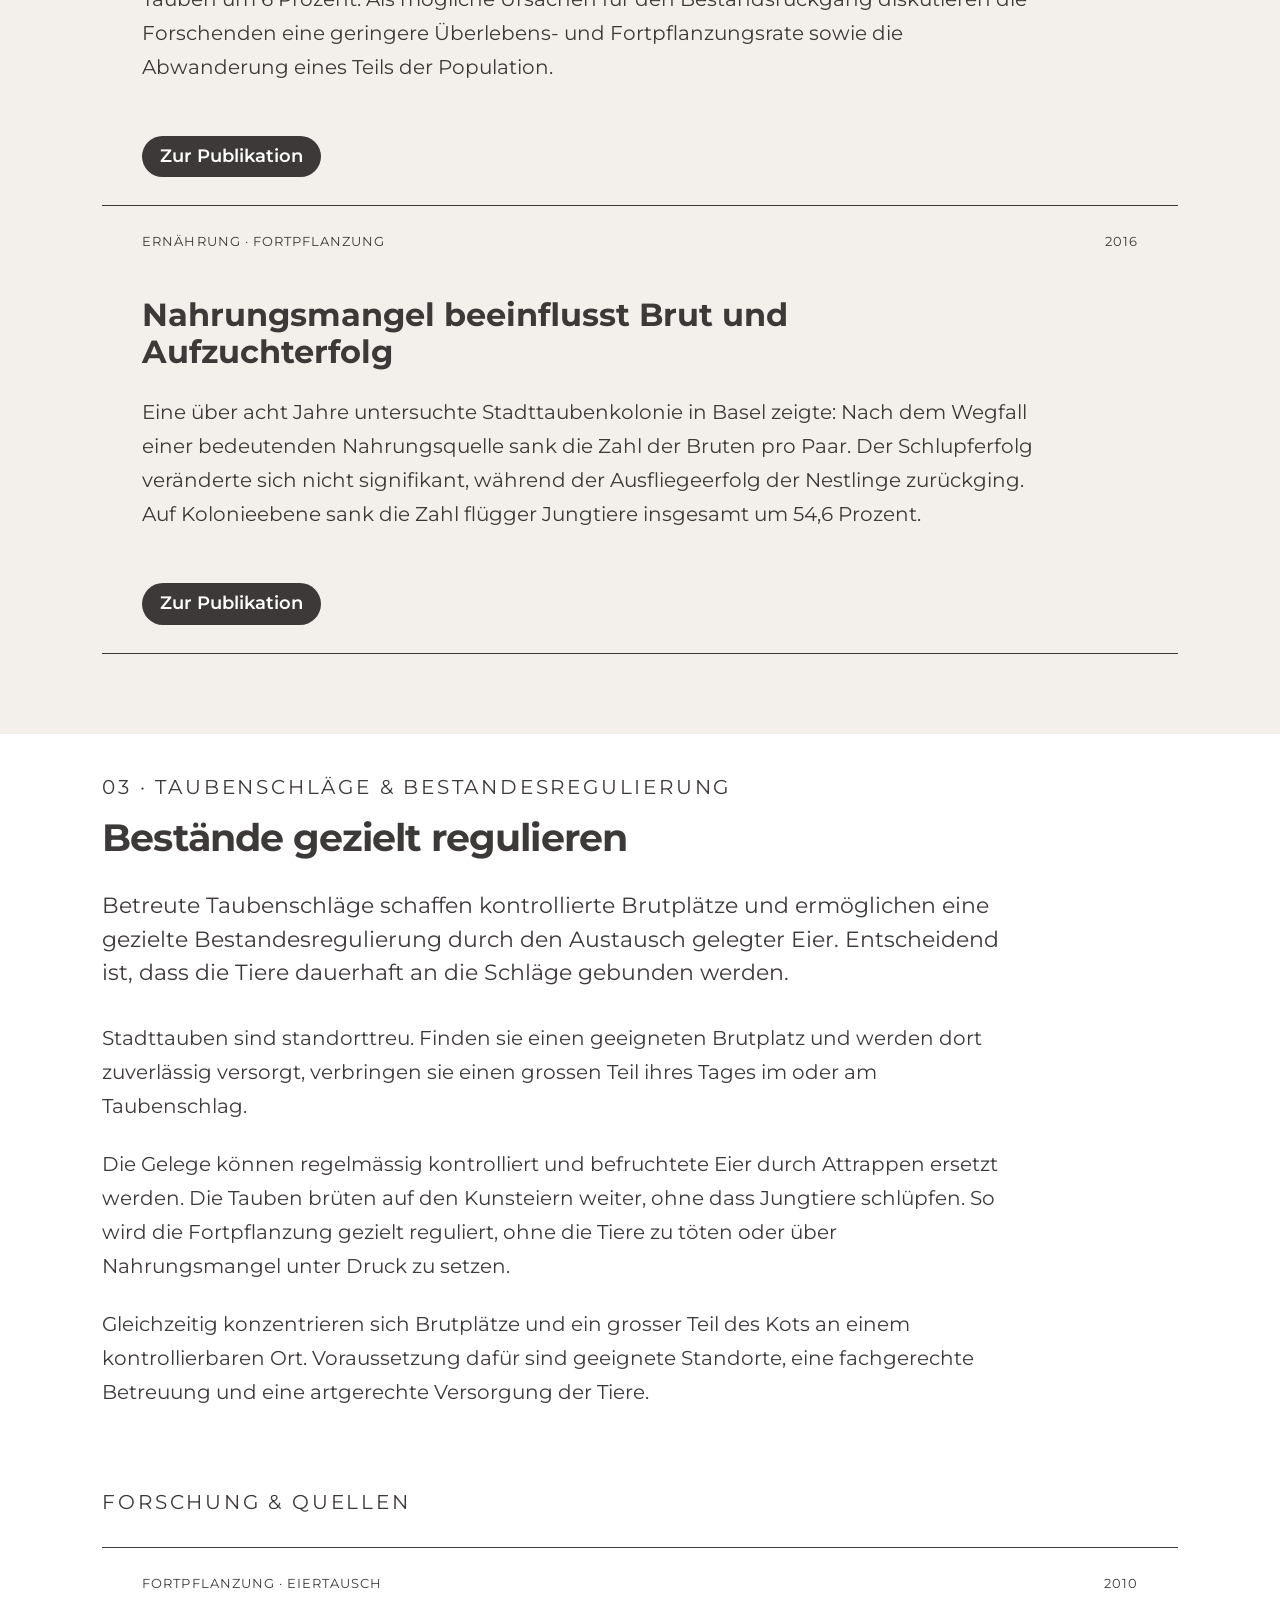
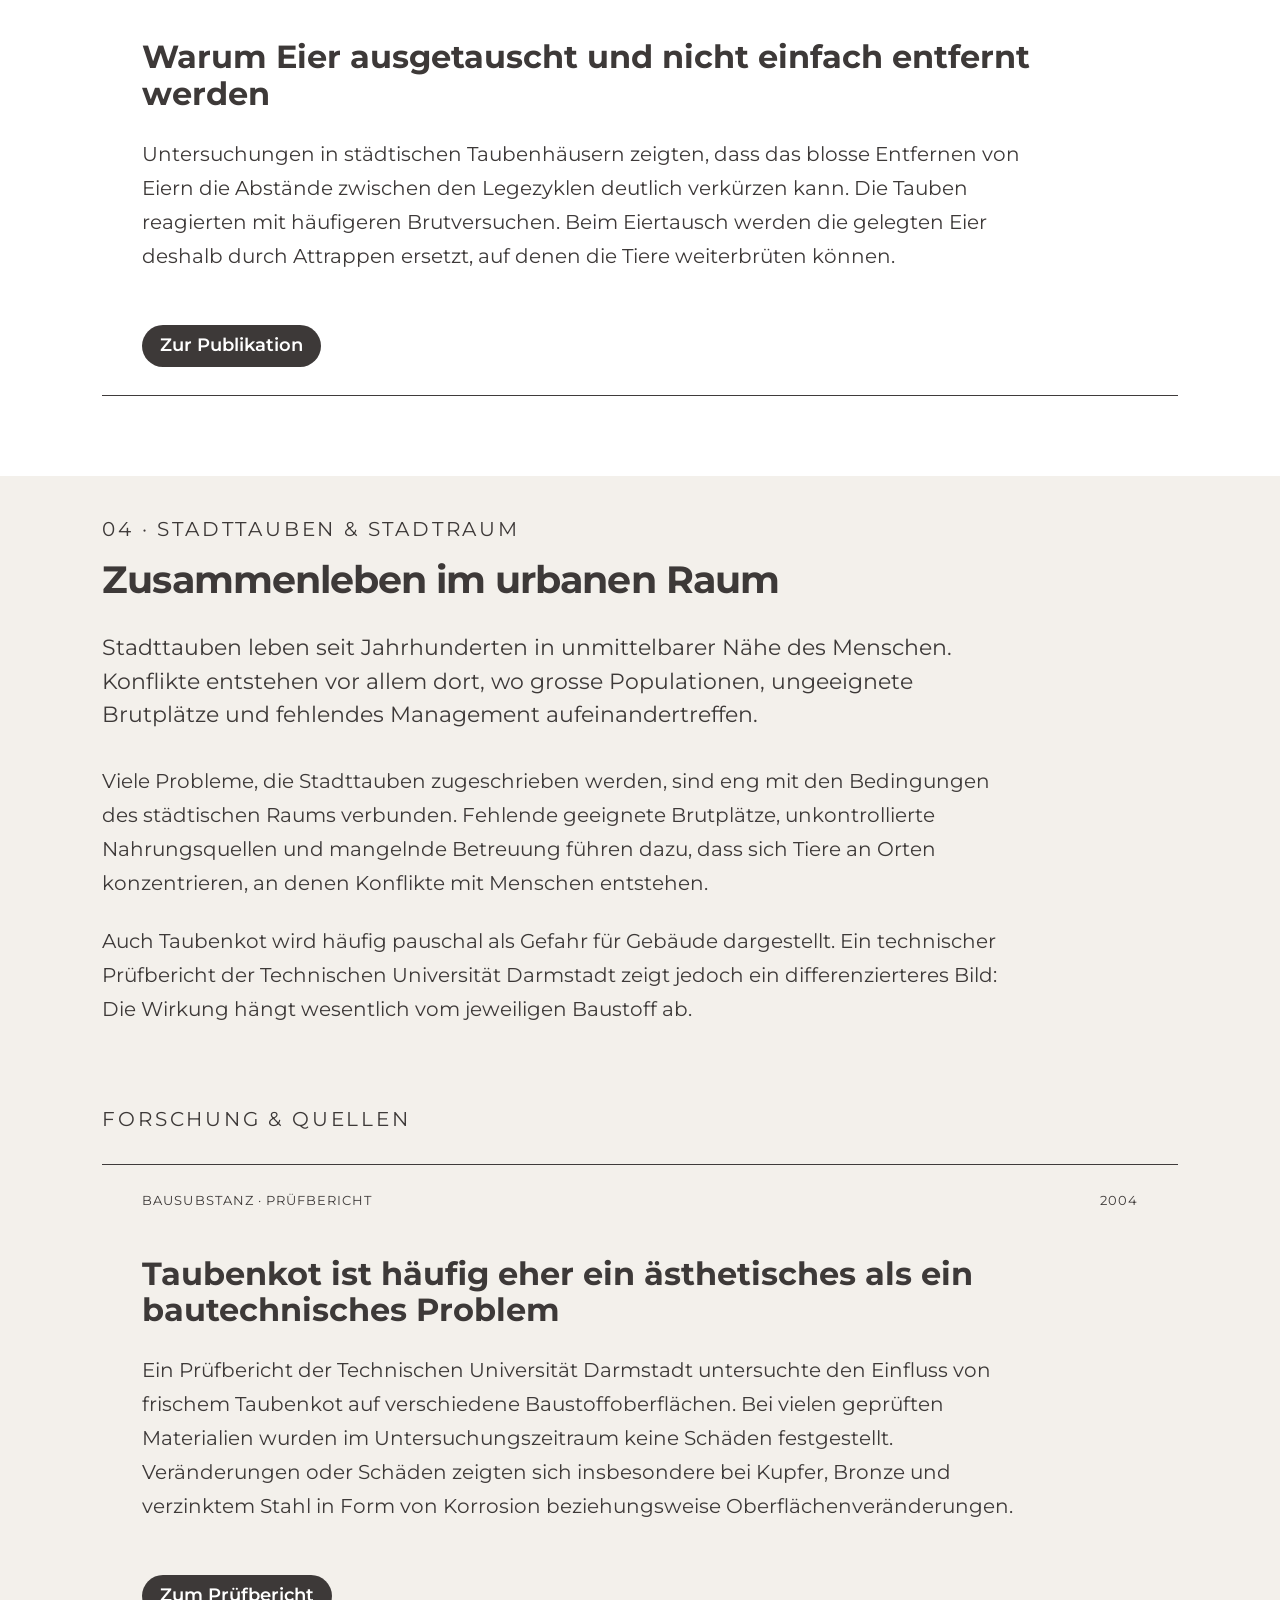
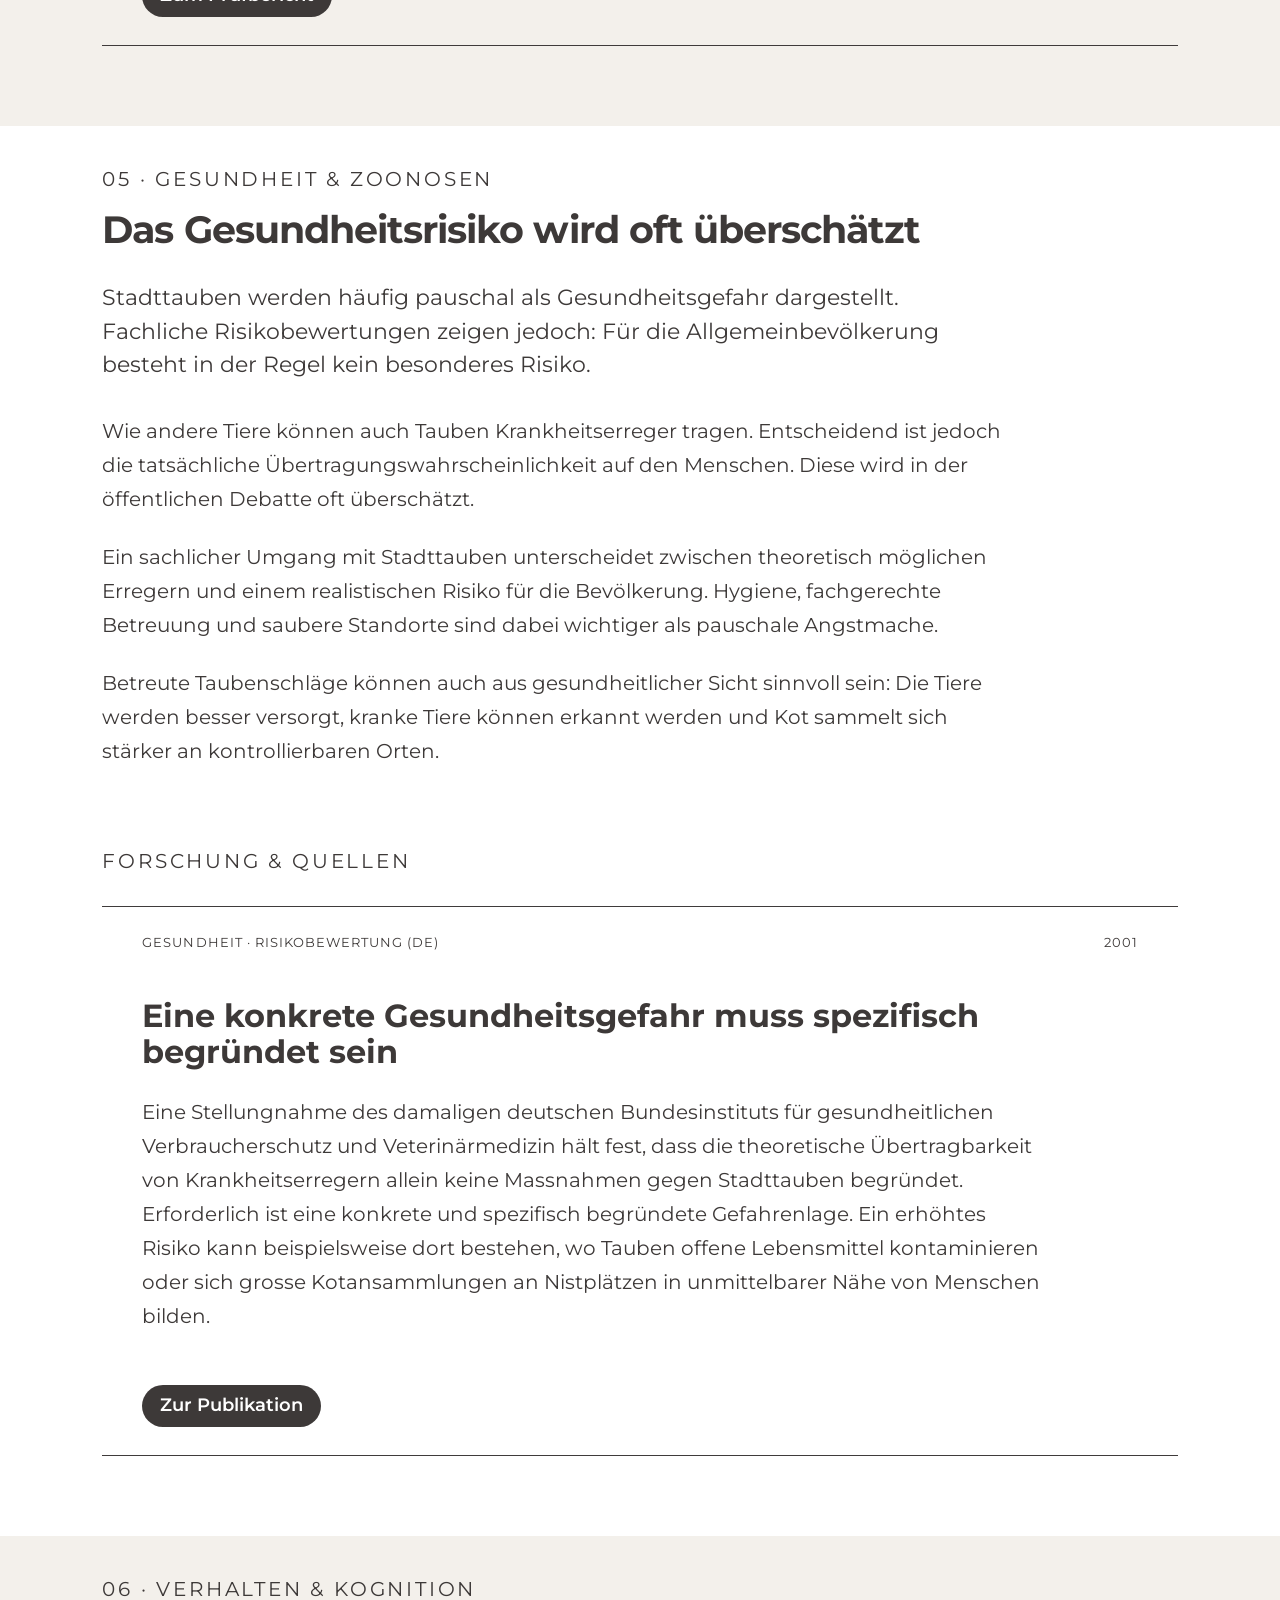
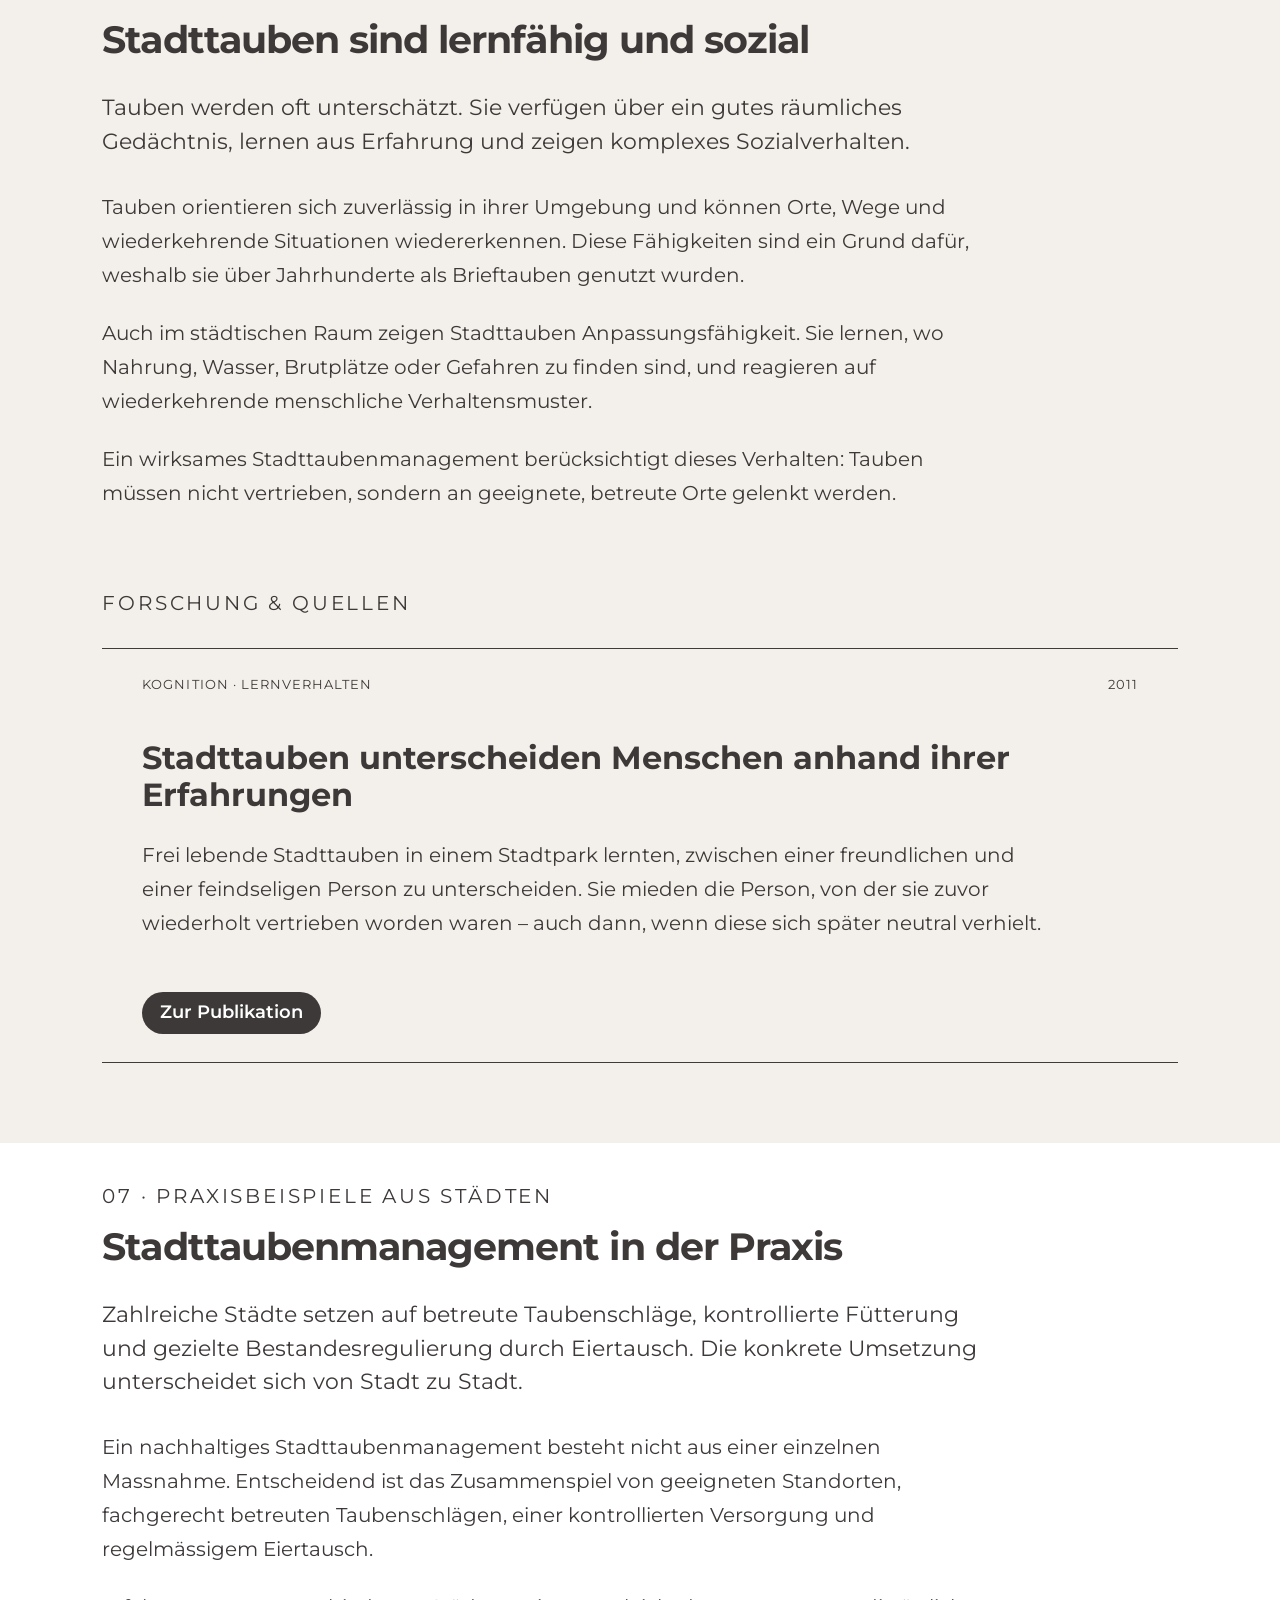
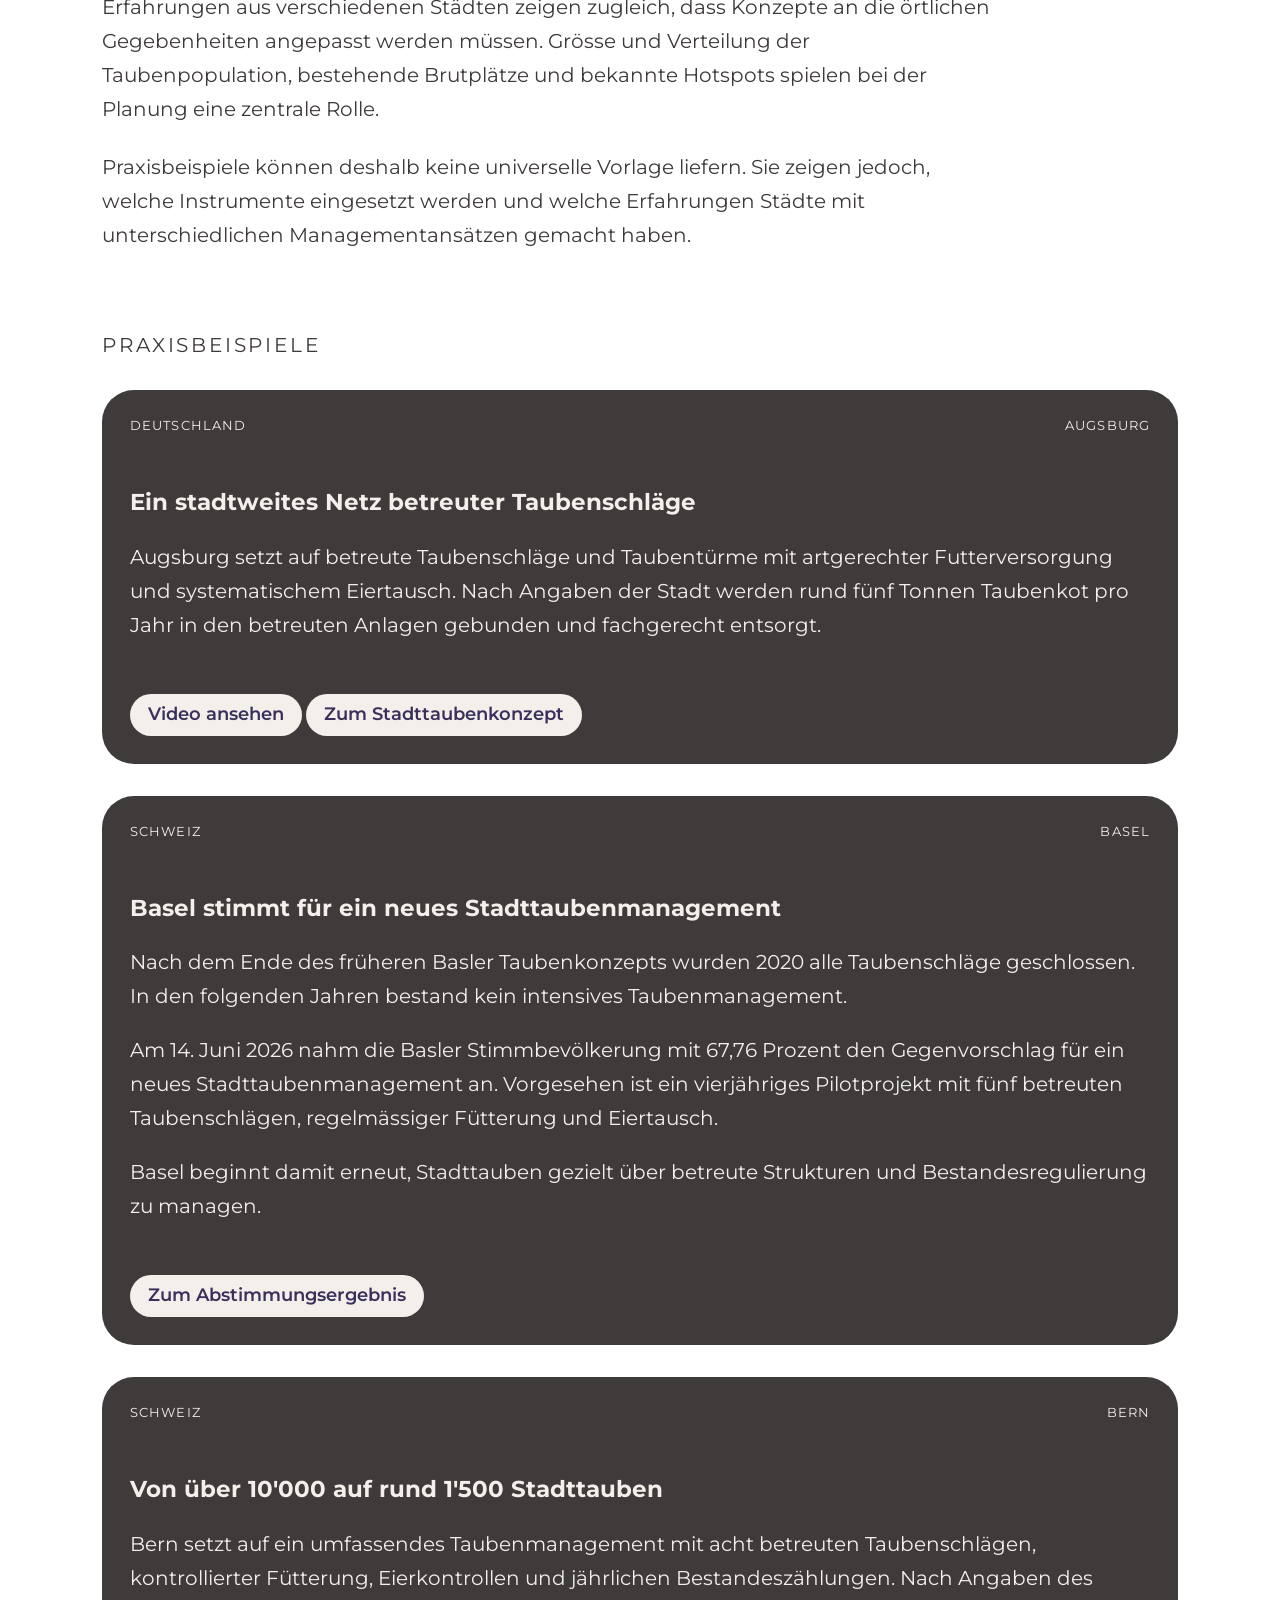
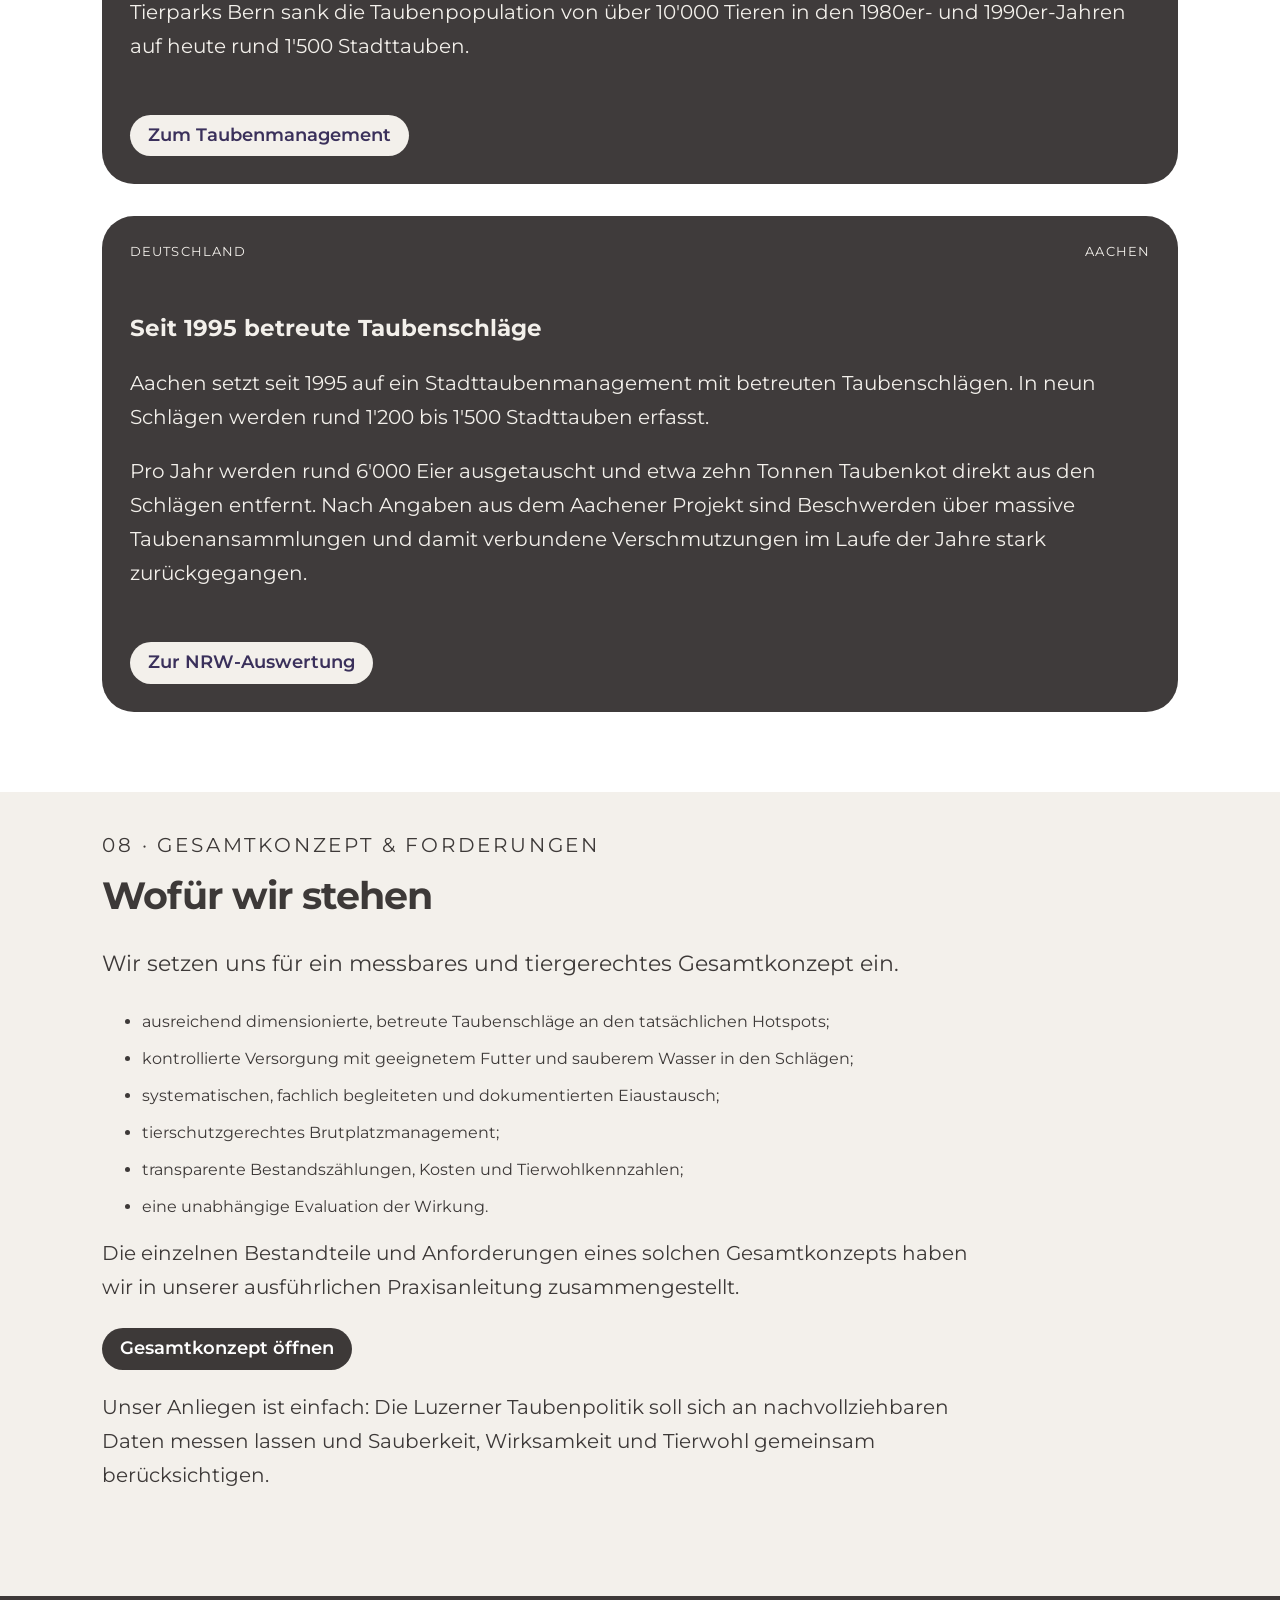
<file: wissen.html>
<!DOCTYPE html>
<html lang="de">

<head>
  <meta charset="UTF-8">
  <meta name="viewport" content="width=device-width, initial-scale=1.0">
  <meta name="description"
    content="Wissen über Stadttauben: Herkunft und Domestikation, Fortpflanzung, Gesundheit, Stadttaubenmanagement und Praxisbeispiele aus Luzern und anderen Städten.">

  <title>Wissen über Stadttauben | Stadttauben Luzern</title>

  <link rel="stylesheet" href="style.css">
  <link rel="preconnect" href="https://fonts.googleapis.com">
  <link rel="preconnect" href="https://fonts.gstatic.com" crossorigin>
  <link href="https://fonts.googleapis.com/css2?family=Montserrat:wght@400;500;600;700&display=swap" rel="stylesheet">

  <style>
    /* Aufklappbarer Luzern-Bereich auf der Wissensseite */
    .wissen-luzern-intro {
      margin-bottom: 42px;
    }

    .wissen-luzern-intro h2 {
      max-width: 1050px;
      margin: 0 0 24px;
    }

    .wissen-luzern-intro p:last-child {
      max-width: 850px;
      margin-bottom: 0;
    }

    .wissen-accordion-list {
      width: 100%;
      max-width: 1100px;
    }

    .wissen-accordion {
      border-top: 1px solid rgba(61, 57, 56, 0.45);
    }

    .wissen-accordion:last-child {
      border-bottom: 1px solid rgba(61, 57, 56, 0.45);
    }

    .wissen-accordion summary {
      position: relative;
      padding: 30px 72px 30px 0;
      color: #403B3B;
      font-size: clamp(28px, 3vw, 42px);
      font-weight: 700;
      line-height: 1.1;
      letter-spacing: -0.025em;
      cursor: pointer;
      list-style: none;
    }

    .wissen-accordion summary::-webkit-details-marker {
      display: none;
    }

    .wissen-accordion summary::after {
      content: "+";
      position: absolute;
      top: 50%;
      right: 8px;
      color: #403566;
      font-size: 44px;
      font-weight: 300;
      line-height: 1;
      transform: translateY(-50%);
    }

    .wissen-accordion[open] summary::after {
      content: "−";
    }

    .wissen-accordion summary:focus-visible {
      outline: 3px solid #403566;
      outline-offset: 6px;
    }

    .wissen-accordion-content {
      padding: 8px 0 52px;
    }

    .wissen-accordion-content> :first-child {
      margin-top: 0;
    }

    @media (max-width: 768px) {
      .wissen-luzern-intro {
        margin-bottom: 28px;
      }

      .wissen-accordion summary {
        padding: 24px 54px 24px 0;
        font-size: clamp(25px, 7vw, 34px);
        line-height: 1.12;
      }

      .wissen-accordion summary::after {
        right: 2px;
        font-size: 38px;
      }

      .wissen-accordion-content {
        padding-bottom: 38px;
      }
    }
  </style>

</head>

<body id="top">

  <nav class="wissen-scroll-nav" aria-label="Kapitelnavigation">
    <a href="#top" aria-label="Zum Seitenanfang"></a>
    <a href="#herkunft" aria-label="Herkunft und Domestikation"></a>
    <a href="#hunger" aria-label="Hunger und Fortpflanzung"></a>
    <a href="#management" aria-label="Taubenschläge und Bestandesregulierung"></a>
    <a href="#stadtraum" aria-label="Stadttauben und Stadtraum"></a>
    <a href="#gesundheit" aria-label="Gesundheit und Zoonosen"></a>
    <a href="#verhalten" aria-label="Verhalten und Kognition"></a>
    <a href="#praxis" aria-label="Praxisbeispiele aus Städten"></a>
    <a href="#gesamtkonzept" aria-label="Gesamtkonzept und Forderungen"></a>
  </nav>

  <header class="subpage-header">
    <a href="index.html" class="subpage-logo">
      <img src="Luzern_Sektionslogo.svg" alt="Stadttauben Schweiz – Sektion Luzern">
    </a>

    <nav class="subpage-nav">
      <a href="index.html">Petition</a>
      <a href="wissen.html" class="is-active" aria-current="page">Wissen</a>
      <a href="agenda.html">Agenda</a>
      <a href="medien.html">Medien</a>
      <a href="index.html#ueber-uns">Über uns</a>
    </nav>

  </header>

  <main>

    <section class="wissen-hero">
      <div class="wissen-hero-inner">

        <p class="section-label">WISSEN</p>

        <h1>Wissen über Stadttauben</h1>

        <div class="wissen-intro">

          <p>
            Stadttauben sind eng mit der Geschichte des Menschen verbunden. Auf dieser
            Seite finden Sie wissenschaftliche Studien, Fachpublikationen und
            weiterführende Informationen zu ihrer Herkunft, ihrem Verhalten und einem
            nachhaltigen Stadttaubenmanagement.
          </p>

          <p>
            Ergänzend dokumentieren wir das bisherige Stadttaubenmanagement der Stadt
            Luzern und ordnen dessen Grundlagen und öffentliche Aussagen ein.
          </p>

        </div>

      </div>
    </section>


    <section class="wissen-themen">
      <div class="wissen-themen-inner">

        <p class="section-label">THEMEN</p>

        <div class="wissen-themen-grid">

          <a href="#herkunft" class="wissen-thema">
            <span>01</span>
            <span class="wissen-thema-title">Herkunft & Domestikation</span>
          </a>

          <a href="#hunger" class="wissen-thema">
            <span>02</span>
            <span class="wissen-thema-title">Hunger & Fortpflanzung</span>
          </a>

          <a href="#management" class="wissen-thema">
            <span>03</span>
            <span class="wissen-thema-title">Taubenschläge & Bestandesregulierung</span>
          </a>

          <a href="#stadtraum" class="wissen-thema">
            <span>04</span>
            <span class="wissen-thema-title">Stadttauben & Stadtraum</span>
          </a>

          <a href="#gesundheit" class="wissen-thema">
            <span>05</span>
            <span class="wissen-thema-title">Gesundheit & Zoonosen</span>
          </a>

          <a href="#verhalten" class="wissen-thema">
            <span>06</span>
            <span class="wissen-thema-title">Verhalten & Kognition</span>
          </a>

          <a href="#praxis" class="wissen-thema">
            <span>07</span>
            <span class="wissen-thema-title">Praxisbeispiele aus Städten</span>
          </a>

          <a href="#gesamtkonzept" class="wissen-thema">
            <span>08</span>
            <span class="wissen-thema-title">Gesamtkonzept &amp; Forderungen</span>
          </a>

        </div>

      </div>
    </section>


    <section id="luzerner-stadttaubenmanagement" class="wissen-kapitel wissen-kapitel-alt">
      <div class="wissen-kapitel-inner">

        <div class="wissen-luzern-intro">
          <p class="section-label">LUZERN</p>

          <h2>
            Das Luzerner Stadttauben&shy;management – und wie wir es einordnen
          </h2>

          <p class="wissen-kapitel-lead">
            Wie geht die Stadt Luzern heute mit ihren Stadttauben um?
            Und weshalb reicht das bestehende Vorgehen aus unserer Sicht nicht aus?
          </p>
        </div>

        <div class="wissen-accordion-list">

          <details class="wissen-accordion">
            <summary>Das Luzerner Stadttauben&shy;management</summary>

            <div class="wissen-accordion-content">
              <p class="knowledge-lead">Seit Jahren begründet die Stadt Luzern ihre Taubenpolitik vor allem mit einer
                Begrenzung des Futterangebots.
                Wir haben öffentlich zugängliche Aussagen chronologisch zusammengestellt und mit den jeweils
                veröffentlichten Quellen verlinkt.
                Wörtliche Zitate stehen in Anführungszeichen; die übrigen Passagen fassen Quellen zusammen oder
                enthalten
                unsere Einordnung.
                Wo eine Angabe nur auf unserer eigenen Dokumentation oder Kenntnis beruht, weisen wir darauf hin. Wir
                beurteilen Aussagen und Belege,
                nicht persönliche Motive. Stand der Prüfung: 1. August 2026.</p>

              <h3>Veröffentlichte Aussagen seit 2001</h3>

              <p><strong>2001–2005 – Frühes städtisches Gesamtkonzept:</strong>
                Der Stadtrat beschloss bereits 2001 das Projekt «Stadttauben Luzern».
                Ziele waren die Halbierung des damals auf rund 7’000 Tiere geschätzten
                Bestands und eine Verbesserung des Gesundheitszustands der Tauben.
                Erreicht werden sollte dies durch Öffentlichkeitsarbeit sowie durch
                hygienische und kontrollierte Brutbedingungen in Taubenschlägen und
                einem geplanten Taubenhaus.
              </p>

              <p>
                Für den Kurplatz wurde 2003 in Zusammenarbeit mit dem städtischen
                Wasenmeister, der Stadtgärtnerei, dem Stadtarchitekten und dem
                Taubenspezialisten Prof. Dr. Daniel Haag-Wackernagel ein modernes
                Taubenhaus projektiert. Nach Darstellung des Stadtrates sollte es
                kontrollierte Brutplätze schaffen, einen Teil des Kots im Schlag binden,
                umliegende Gebäude entlasten und zugleich der Öffentlichkeitsarbeit
                dienen.
              </p>

              <p>
                Die 2005 im Grossen Stadtrat behandelte Interpellation 49 zeigt, dass
                Taubenschläge und ein umfassenderes Stadttaubenmanagement in Luzern
                keine neue Forderung sind. Bereits damals waren mehrere betreute
                Standorte, Erfolgskontrollen, Taubenzählungen und externe
                Fachbegleitung Bestandteil der städtischen Planung. Das damalige
                Konzept setzte allerdings weiterhin stark auf die Verringerung des
                Futterangebots und ist deshalb nicht mit dem heutigen Augsburger Modell
                gleichzusetzen.
              </p>

              <p class="knowledge-source">
                <a href="quellen/protokoll-grosser-stadtrat-taubenhaus-kurplatz-2005.pdf" target="_blank"
                  rel="noopener noreferrer">
                  Grosser Stadtrat Luzern, Protokoll vom 21. April 2005,
                  Dringliche Interpellation 49 «Taubenhaus am Kurplatz»
                </a>
              </p>

              <p><strong>2013: </strong>Die Tierwelt veröffentlichte einen mit «sda/dpa» gekennzeichneten Agenturbeitrag
                über eine Mitteilung der Stadt Luzern.
                Demnach hinterlasse eine Taube jährlich bis zu zwölf Kilogramm Kot. Dieser verursache grosse Schäden an
                Gebäuden und Denkmälern;
                zudem könnten sich Krankheitserreger unter den Tieren schneller ausbreiten. Der Artikel enthält bei den
                historischen Bestandszahlen eine offenkundig unstimmige Jahresangabe.
                Wir übernehmen diese Datierung deshalb nicht.</p>

              <p class="knowledge-source">
                <a href="https://www.tierwelt.ch/artikel/wildtiere/altes-brot-bringt-taubenkot-416941" target="_blank"
                  rel="noopener noreferrer">
                  Tierwelt, 1. März 2013
                </a>
              </p>

              <p><strong>2016 – Stadt Luzern: </strong>Die Luzerner Zeitung berichtete, der Bestand sei von rund 7’000
                Tauben um die Jahrtausendwende auf etwa 1’000 Tiere im Jahr 2006 gesunken.
                Erreicht worden sei dies mit Informationskampagnen und Abschüssen. Bei der Datierung ist der Artikel
                nicht
                einheitlich: Zunächst heisst es,
                seit 2007 würden in der Stadt Luzern keine Tauben mehr geschossen; später ist von den 2006 gestoppten
                Abschüssen die Rede. Eine Vertreterin der Stadt Luzern erklärte wörtlich:
                «Seit 2006 hat in Luzern niemand mehr Tauben geschossen, und mittelfristig wird sich daran auch nichts
                ändern.» Gleichzeitig war der Bestand wieder auf 2’000 bis 3’000 Tiere gestiegen.
                Sie verneinte einen Zusammenhang mit dem Ende der Abschüsse und führte den Anstieg hauptsächlich auf
                mehr
                Futterquellen zurück. Zur Wirkung der Informationskampagnen erklärte sie,
                eine verlässliche Messung wäre unverhältnismässig aufwendig und dafür seien keine Ressourcen vorhanden.
              </p>

              <p class="knowledge-source">
                <a href="https://www.luzernerzeitung.ch/zentralschweiz/luzern/regulierung-so-lassen-luzerner-tauben-federn-ld.98579"
                  target="_blank" rel="noopener noreferrer"> Luzerner Zeitung, 21. September 2016</a>
              </p>

              <p><strong>2016 – SBB: </strong>Derselbe Artikel hielt fest, dass die SBB Abschüsse als letztes Mittel zur
                Verringerung des Taubenbestands an ihren Bahnhöfen einsetzten.
                Am Bahnhof Luzern würden die Tiere nachts durch einen speziell ausgebildeten Taubenjäger im Rhythmus von
                ungefähr drei Monaten geschossen.
                Damit standen im selben Artikel zwei verschiedene Praktiken nebeneinander: keine Abschüsse durch die
                Stadt
                Luzern, aber Abschüsse durch die SBB am Bahnhof.
                Die Stadt Luzern und die SBB sind getrennte Akteure mit eigener Zuständigkeit.

              <p class="knowledge-source">
                <a href="https://www.luzernerzeitung.ch/zentralschweiz/luzern/regulierung-so-lassen-luzerner-tauben-federn-ld.98579"
                  target="_blank" rel="noopener noreferrer">
                  Luzerner Zeitung, 21. September 2016
                </a>
              </p>

              <p><strong>2017: </strong>Die Stadt Luzern warb mit der Formel «Weniger Futter, weniger Tauben, weniger
                Kot». Eine Vertreterin der Stadt Luzern erklärte damals zudem:
                «Die Tauben sind Wildtiere.» Die Reduktion des Futters wurde als einzig erfolgversprechender Weg zu
                weniger und gesünderen Tauben dargestellt.

              <p class="knowledge-source">
                <a href="https://www.zentralplus.ch/gesellschaft/laesst-die-stadt-luzern-ihre-tauben-hungern-807539/"
                  target="_blank" rel="noopener noreferrer">
                  zentralplus, 15. November 2017</a>
              </p>

              <p><strong>2018: </strong>In einer städtischen Medienmitteilung wurde erneut ausgeführt, dass weniger
                Futter
                zu weniger Tauben und weniger Kot führe.
                Der Rückgang von rund 7’500 auf ungefähr 2’500 Tiere wurde als Erfolg des seit 2001 fortgeführten
                Sensibilisierungsprojekts bezeichnet.

              <p class="knowledge-source">
                <a href="https://www.stadtluzern.ch/_rte/information/600682" target="_blank" rel="noopener noreferrer">
                  Stadt Luzern, 5. November 2018</a>
              </p>

              <p><strong>2019: </strong>In einer offiziellen Medienmitteilung bezeichnete die Stadt Luzern das Füttern
                von
                Tauben als «falsch verstandene Tierliebe».
                Sie erklärte, wissenschaftliche Studien belegten einen direkten Zusammenhang zwischen Futterangebot und
                Populationsgrösse, führte auf der Seite jedoch
                keine konkrete Publikation an. Fütterungen führten laut Stadt Luzern zudem zu einer höheren Taubendichte
                an einzelnen Orten und könnten dadurch die Übertragung
                von Krankheiten zwischen den Vögeln begünstigen. Den Rückgang des Bestands von rund 7’500 auf 2’000 bis
                3’000 Tiere schrieb die Stadt Luzern der Fortführung
                ihres Sensibilisierungsprojekts zu.</p>

              <p class="knowledge-source">
                <a href="https://www.stadtluzern.ch/aktuelles/newslist/691958" target="_blank"
                  rel="noopener noreferrer">
                  Stadt Luzern, 13. Mai 2019</a>
              </p>

              <p><strong>2019 – Medienbericht: </strong>Ein zentralplus-Beitrag schrieb, für Menschen entstünden
                «Schäden
                hygienischer Art, durch übertragbare Krankheiten sowie Verkotungen».
                Die Aussage ist dort redaktionell formuliert und nicht als wörtliches Zitat der Stadt Luzern bzw. der
                verantwortlichen Person gekennzeichnet.
                Auch die Überschrift «Zu viele fette Tauben» ist eine journalistische Zuspitzung, keine wissenschaftlich
                belegte Diagnose.</p>

              <p class="knowledge-source"> <a
                  href="https://www.zentralplus.ch/regionales-leben/zu-viele-fette-tauben-in-der-stadt-der-wanderfalke-so-ich-kuemmere-mich-darum-1658411/"
                  target="_blank" rel="noopener noreferrer"> zentralplus, 25. November 2019</a></p>

              <p><strong>2020: </strong>Während des pandemiebedingten Rückgangs des Nahrungsangebots wurden im
                Stadtzentrum weniger Tauben beobachtet.
                Gleichzeitig wurde berichtet, die Tiere wichen für die Nahrungssuche in die Agglomeration aus.</p>

              <p class="knowledge-source"><a
                  href="https://www.zentralplus.ch/regionales-leben/stadttauben-ziehts-vermehrt-in-die-agglo-1773069/"
                  target="_blank" rel="noopener noreferrer">zentralplus, 17. April 2020</a></p>

              <p><strong>2021 – Städtische Kurzinfo: </strong>Die Stadt Luzern beschrieb ihre beiden Taubenschläge als
                hygienische und kontrollierte Brut- und Schlafplätze.
                Dort werde nicht gefüttert; zugleich könne ein Teil des Kots in den Schlägen gebunden und die Vermehrung
                kontrolliert werden.
                Der Schlag im Rathaus besteht nach dieser Kurzinfo seit 2003, jener im Museggmagazin seit 2007.</p>

              <p class="knowledge-source">
                <a href="https://www.stadtluzern.ch/_docn/3036403/Kurzinfo_Taubenschlagfuhrungen_2021.pdf"
                  target="_blank" rel="noopener noreferrer">
                  Stadt Luzern, Umweltschutz, «Taubenschlag», 8. März 2021
                </a>
              </p>

              <p><strong>2023: </strong>In einem Radiobeitrag mit einer Vertreterin der Stadt Luzern wurde die Luzerner
                Strategie als erfolgreich beschrieben.
                Der redaktionelle Begleittext stellte die Tauben als Wildtiere dar, die auch ohne menschliche Fütterung
                ausreichend Nahrung fänden.
                Unter dem Titel «Warum Luzern Tauben nicht mehr erschiesst» hiess es dort zur Strategie: «Keine
                Sterilisation, kein Abschiessen.»
                Diese Formulierungen sind im Begleittext nicht als wörtliche Zitate der Vertreterin der Stadt Luzern
                gekennzeichnet.
                Sie griffen jedoch die bereits 2016 veröffentlichte Aussage auf, die Stadt Luzern schiesse keine Tauben
                mehr.

              <p class="knowledge-source">
                <a href="https://3fach.ch/programm/stooszyt/warum-tauben-nichtmehr-erschossen-werden" target="_blank"
                  rel="noopener noreferrer">
                  Radio 3FACH, 4. Juli 2023</a>
              </p>

              <p><strong>2026 – Strategie: </strong>Die Stadt Luzern erklärte gegenüber zentralplus, sie orientiere sich
                am «Basler Modell».
                Als entscheidender Faktor für die Populationsgrösse wurde das Nahrungsangebot genannt. Der Beitrag gab
                die
                von der Stadt Luzern angeführte Basler Grundlage dahingehend wieder,
                dass betreute Taubenschläge, in denen die Tiere gefüttert und die Eier ausgetauscht werden, weniger
                geeignet seien. Der Medienbeitrag fasste die Position der Stadt Luzern so zusammen,
                dass ihr Modell funktioniere und sie keinen Handlungsbedarf sehe.</p>

              <p class="knowledge-source">
                <a href="https://www.zentralplus.ch/umwelt/verein-prangert-an-luzern-hungere-tauben-unnoetig-aus-2841175/"
                  target="_blank" rel="noopener noreferrer">
                  zentralplus, 11. Februar 2026</a>
              </p>

              <p><strong>2026 – Tötungen: </strong>Gegenüber der Luzerner Zeitung bestätigte die Stadt Luzern, dass sie
                gezielte Tötungen vornehme.
                Eine Vertreterin der Stadt Luzern sprach von ungefähr fünf Fällen pro Jahr und bezeichnete die Tötung
                als
                «letzte Option, lokale Verbesserung zu erzielen, wenn alles andere probiert wurde».
                Laut Artikel wird dazu eine Zange verwendet, wie sie auch in der Geflügelhaltung zum Einsatz kommt.
                Diese
                Tötungen sind keine Abschüsse.
                Die neue Angabe ergänzt deshalb die früheren Aussagen in einem entscheidenden Punkt: Die Stadt Luzern
                schiesst nach eigener Darstellung nicht, sie lässt aber in Einzelfällen Tauben mit einer anderen Methode
                töten.
                Davon getrennt sind die 2016 dokumentierten Abschüsse der SBB am Bahnhof Luzern.

              <p class="knowledge-source">
                <a href="https://stadttauben.ch/wp-content/uploads/2026/05/2026-04-21_Luzerner_Zeitung_-_21-04-2026_pages_18.pdf"
                  target="_blank" rel="noopener noreferrer">
                  Luzerner Zeitung, 21. April 2026</a>
              </p>

              <p><strong>2026 – Tele1: </strong>In einem Fernsehbeitrag erklärte eine Vertreterin der Stadt Luzern, die
                Populationsgrösse richte sich nach dem verfügbaren Nahrungsangebot;
                werde dieses reduziert, nehme die Zahl der Tauben automatisch ab. Die Stadt Luzern betreibe zwei
                Taubenschläge und tausche dort Eier aus. Anders als beim Augsburger Modell
                würden die Tauben in diesen Schlägen jedoch nicht systematisch gefüttert, weil die Stadt Luzern davon
                ausgehe, dass sie im Stadtgebiet genügend Nahrung fänden.</p>

              <p>Weitere Taubenschläge seien gegenwärtig wegen fehlender finanzieller Ressourcen und fehlenden Platzes
                nicht machbar. Deshalb setzt die Stadt Luzern auf das Fütterungsverbot.</p>

              <p class="knowledge-source"><a
                  href="https://www.tele1.ch/nachrichten/fuetterungsverbot-fuer-tauben-in-luzern-164313233"
                  target="_blank" rel="noopener noreferrer">Tele1, «Fütterungsverbot für Tauben in Luzern», 24.
                  Mai 2026</a></p>
            </div>
          </details>

          <details class="wissen-accordion">
            <summary>Unsere Einordnung</summary>

            <div class="wissen-accordion-content">
              <p>Die Aussagen «keine Abschüsse» und «gezielte Tötungen mit einer Zange» sind wörtlich betrachtet kein
                direkter Widerspruch: Nicht jede Tötung ist ein Abschuss.
                Die frühere Kommunikation konnte jedoch den Eindruck einer Strategie ohne Tötungen erwecken. Erst der
                Bericht von 2026 machte öffentlich deutlich,
                dass das Ende städtischer Abschüsse nicht das Ende sämtlicher gezielter Tötungen bedeutete. Für eine
                sachgerechte öffentliche Debatte muss diese Unterscheidung klar benannt werden.</p>

              <p>Von der Praxis der Stadt Luzern zu unterscheiden sind Massnahmen im Verantwortungsbereich der SBB. Ein
                Artikel der Luzerner Zeitung dokumentierte für das Jahr 2016
                regelmässige Abschüsse von Tauben am Bahnhof Luzern. In einem späteren persönlichen Austausch teilte
                eine
                für die SBB tätige Fachperson einer Vertreterin von Stadttauben Schweiz mit,
                dass dort weiterhin Tauben geschossen würden. Für diese aktuelle Angabe liegt uns bislang keine
                öffentlich
                zugängliche Bestätigung vor;
                die verlinkte Medienquelle belegt die Praxis nur für das Jahr 2016.</p>

              <p>Für Abschüsse am Bahnhof Luzern benötigt die SBB eine entsprechende jagdrechtliche Bewilligung
                beziehungsweise Anordnung der zuständigen kantonalen Behörde.
                Das Hausrecht der SBB allein reicht dafür nicht aus. Die Abschüsse müssen zudem durch eine dazu
                berechtigte Person erfolgen. Ob und für welchen Zeitraum gegenwärtig
                eine solche Bewilligung oder Anordnung besteht, ist uns nicht bekannt. Die institutionelle
                Unterscheidung
                bleibt wichtig: Aussagen über das Vorgehen der Stadtverwaltung
                beschreiben nicht automatisch die Massnahmen der SBB auf dem Bahnhofareal.</p>

              <p class="sources">
                Rechtsgrundlagen:

                <a href="https://srl.lu.ch/app/de/texts_of_law/725" target="_blank" rel="noopener noreferrer">
                  Kantonales Jagdgesetz Luzern, insbesondere § 25, 30 und 47
                </a>

                <a href="https://srl.lu.ch/app/de/texts_of_law/725a" target="_blank" rel="noopener noreferrer">
                  Kantonale Jagdverordnung, insbesondere § 16 und 18 sowie Anhang 1
                </a>
              </p>

              <h3>Stadttauben stammen von domestizierten Haustauben ab</h3>

              <p>Die Stadt Luzern bezeichnet Stadttauben seit Jahren als Wildtiere. Diese Bezeichnung entspricht der
                Behandlung im Kanton Luzern,
                bildet ihre biologische Herkunft und die bundesrechtliche Terminologie jedoch nicht vollständig ab.
                Stadttauben stammen von domestizierten Haustauben ab.
                Das eidgenössische Jagdgesetz verwendet ausdrücklich die Bezeichnung «verwilderte Haustauben». Die
                Stiftung für das Tier im Recht ordnet sie in ihrer
                juristischen Analyse ebenfalls als verwilderte Haustauben ein, weist aber darauf hin, dass einzelne
                kantonale Erlasse abweichende Kategorien verwenden. Dass jagdrechtliche Vorschriften
                auf sie angewendet werden, ändert ihre Domestikationsgeschichte nicht.</p>

              <p>Diese Einordnung ist für das Management relevant: Aus der Bezeichnung «Wildtier» lässt sich nicht ohne
                Weiteres ableiten, dass die Tiere unabhängig
                von menschlich geprägten Lebensräumen leben oder dass ihre Domestikationsgeschichte bedeutungslos wäre.
                Eine genetische Untersuchung von neun
                italienischen Stadtpopulationen zeigte zudem Verbindungen zu unterschiedlichen Haustaubenlinien.</p>

              <p>
                Auch die zwei bestehenden städtischen Taubenschläge sind bereits ein Element
                aktiven Managements: Die Stadt Luzern stellt damit kontrollierte Brut- und
                Schlafplätze bereit, ermöglicht Eingriffe in die Gelege und bindet einen Teil
                des Kots in den Schlägen. Ihre Existenz zeigt, dass auch die Stadt Luzern nicht
                von einem vollständig ungesteuerten Zusammenleben ausgeht. Daraus folgt
                allerdings nicht automatisch, dass der heutige Betrieb dem Augsburger Modell
                entspricht oder dessen Wirkung überprüft. Die entscheidende Frage lautet daher
                nicht, ob Stadttaubenmanagement stattfindet, sondern wie umfassend, tiergerecht
                und überprüfbar es ausgestaltet ist.
              </p>

              <p class="sources">

                <a href="https://umweltberatung-luzern.ch/themen/tiere/einheimische-wildtiere/stadttauben"
                  target="_blank" rel="noopener noreferrer">
                  Umweltberatung Luzern, Stadttauben
                </a>

                <a href="https://www.tierimrecht.org/documents/4637/Analyse_der_Stiftung_f%C3%BCr_das_Tier_im_Recht_TIR_zum_Status_von_Stadttauben.pdf"
                  target="_blank" rel="noopener noreferrer">
                  Stiftung für das Tier im Recht, vollständige Analyse 2023
                </a>

                <a href="https://www.fedlex.admin.ch/eli/cc/1988/506_506_506/de" target="_blank"
                  rel="noopener noreferrer">
                  Jagdgesetz, Art. 5 Abs. 3
                </a>

                <a href="https://www.sciencedirect.com/science/article/abs/pii/S0944200620300763" target="_blank"
                  rel="noopener noreferrer">
                  Giunchi et al., 2020
                </a>

              </p>

              <h3>Nahrung beeinflusst den Bestand – erklärt ihn aber nicht allein</h3>

              <p>Nahrung ist ein wichtiger Einflussfaktor, aber nicht der einzige. Bestandsentwicklung und räumliche
                Verteilung hängen ebenso von Brutplätzen,
                Zu- und Abwanderung, Sterblichkeit, Gesundheitslage und den eingesetzten Managementmassnahmen ab. Ein
                wissenschaftliches Übersichtskapitel
                von Giunchi und Mitautoren beschreibt dieses Zusammenspiel sowie verschiedene Kontrollmethoden. Es ist
                keine einzelne experimentelle Originalstudie,
                eignet sich aber als Quelle für diese allgemeine, multifaktorielle Einordnung.</p>

              <p>Dass während des Lockdowns weniger Tauben im Luzerner Stadtzentrum und gleichzeitig vermehrt Tiere in
                der
                Agglomeration beobachtet wurden,
                zeigt zunächst nur, dass zumindest ein Teil der Tauben seinen Aufenthalts- oder Nahrungsraum verlagerte.
                Daraus lässt sich weder ableiten,
                wie gross dieser Anteil war, noch ob alle ausserhalb der Stadt ausreichend Nahrung fanden. Der Bericht
                enthält keine systematische Bestandszählung,
                keine Erhebung des dort verfügbaren Nahrungsangebots und keine Angaben zur Sterblichkeit. Es bleibt
                deshalb offen,
                ob die Abnahme im Stadtzentrum vollständig auf eine räumliche Verlagerung oder teilweise auf
                Sterblichkeit
                und andere Faktoren zurückzuführen war.</p>

              <p class="sources">
                <a href="https://www.intechopen.com/chapters/29607" target="_blank" rel="noopener noreferrer">
                  Giunchi et al., Übersicht zu Stadttaubenmanagement
                </a>

                <a href="https://www.zentralplus.ch/regionales-leben/stadttauben-ziehts-vermehrt-in-die-agglo-1773069/"
                  target="_blank" rel="noopener noreferrer">
                  zentralplus, 17. April 2020
                </a>
              </p>

              <p>Auch die von der Stadt Luzern herangezogene Basler Untersuchung ist differenzierter, als es die
                vereinfachte öffentliche Darstellung vermuten lässt.
                Nach dem Wegfall einer grossen Getreidequelle sanken in einer einzelnen Kolonie zwar die Brutversuche
                und
                die Zahl ausgeflogener Jungtiere.
                Der Schlupferfolg veränderte sich statistisch jedoch nicht signifikant; zugleich starben während der
                Aufzucht signifikant mehr Jungtiere.
                Die Untersuchung belegt damit nicht, dass Futterverknappung leidfrei wirkt. Sie untersuchte eine
                einzelne
                Kolonie nach dem Wegfall einer grossen Futterquelle.
                Eine parallel untersuchte Kontrollkolonie gab es nicht; ebenso erfolgte kein Vergleich mit einem nach
                dem
                Augsburger Modell betriebenen Taubenschlag.

              <p class="knowledge-source">
                <a href="https://onlinelibrary.wiley.com/doi/10.1111/ibi.12385" target="_blank"
                  rel="noopener noreferrer">
                  Stock &amp; Haag-Wackernagel, Ibis 158</a>
              </p>

              <h3>Die Bestandszahlen belegen die Wirkung der Kampagnen nicht</h3>

              <p>Der stärkste veröffentlichte Rückgang – von rund 7’000 auf etwa 1’000 Tiere – fiel in eine Phase, in
                der
                neben Informationskampagnen auch systematisch
                geschossen wurde. Nach dem Ende dieser Abschüsse stieg die Schätzung wieder auf 2’000 bis 3’000 Tiere.
                2018 bezeichnete die Stadt Luzern den Rückgang auf ungefähr 2’500 Tiere dennoch als Erfolg des
                Sensibilisierungsprojekts.
                Welche Wirkung den Kampagnen, den damaligen Abschüssen oder anderen Faktoren zukam, lässt sich aus
                diesen
                Zahlen nicht erkennen.</p>

              <p>Auch die Kampagnenformulierung «falsch verstandene Tierliebe» von 2019 ist eine wertende Botschaft,
                keine
                wissenschaftliche Feststellung.
                Der pauschale Verweis auf «wissenschaftliche Studien» ersetzt zudem keine überprüfbare Quellenangabe.
                Für
                die Beurteilung der behaupteten Wirkung müssen die konkret herangezogenen Untersuchungen, ihre Methodik
                und ihre Grenzen benannt werden.</p>

              <p>Hinzu kommt: Bereits 2016 erklärte eine Vertreterin der Stadt Luzern, eine verlässliche Messung der
                Kampagnenwirkung wäre unverhältnismässig
                aufwendig und die nötigen Ressourcen seien nicht vorhanden. In den von uns geprüften öffentlich
                zugänglichen Unterlagen fanden wir keine standardisierte Zeitreihe mit offengelegter Zählmethode,
                Unsicherheitsbereich und unabhängiger Vorher-Nachher-Evaluation. Die veröffentlichten Bestandszahlen
                sind deshalb kein eindeutiger Ursache-Wirkungs-Nachweis für den Erfolg einzelner Kampagnen.</p>

              <h3>Das übermittelte Quellenpaket beantwortet zentrale Fragen nicht</h3>

              <p>Nach dem zentralplus-Beitrag vom 11. Februar 2026 baten wir die Stadt Luzern um die wissenschaftlichen
                Quellen für die dort wiedergegebenen
                Aussagen zum Zusammenhang zwischen Nahrungsangebot und Populationsgrösse, zur angeblichen Ungeeignetheit
                betreuter Taubenschläge mit Eiaustausch,
                zur Populationswirkung der Fütterung in den Schlägen und zum Gesundheitszustand gefütterter Tauben. Wir
                fragten nach Titel und Erscheinungsjahr
                der massgeblichen Publikation, Quellenart und Peer-Review, Studiendesign, Stichprobengrösse,
                Kontrollgruppe sowie der transparenten Darstellung
                von Datenerhebung und statistischen Methoden.</p>

              <p>
                Als Antwort übermittelte die Stadt Luzern vier Unterlagen.
                Unsere Prüfung ergab:
              </p>

              <ul class="knowledge-list">
                <li>
                  Der peer-reviewte GPS-Artikel von Rose, Nagel und Haag-Wackernagel
                  untersucht anhand von 29 freilebenden Tauben die Eignung von GPS-Sendern
                  zur Erfassung ihrer Bewegungen. Er prüft weder Eiaustausch noch die
                  Wirksamkeit verschiedener Stadttaubenkonzepte.
                </li>

                <li>
                  Die Basler Ibis-Studie ist einschlägig und peer-reviewt, betrifft jedoch
                  eine einzelne Kolonie ohne parallele Kontrollkolonie. Sie dokumentiert
                  zugleich die erhöhte Sterblichkeit von Jungtieren während der Aufzucht.
                </li>

                <li>
                  Der Beitrag «Augsburger Modell verschlimmert Taubenproblem» von Björn
                  Kleinlogel erschien 2015 in einer Fachzeitschrift für
                  Schädlingsbekämpfung. In der uns übermittelten Fassung ist kein
                  wissenschaftliches Peer-Review-Verfahren ausgewiesen. Beschrieben wird ein
                  unkontrolliert zugänglicher Bahnhofsschlag bei fortbestehender erheblicher
                  externer Fütterung. Damit wurde kein vollständiges, kontrolliert
                  betriebenes Augsburger Gesamtsystem untersucht.
                </li>

                <li>
                  Die Basler Broschüre ist ein Praxis- und Positionsdokument. Sie weist kein
                  kontrolliertes Studiendesign und keine unabhängige Wirkungsevaluation aus.
                </li>
              </ul>

              <p>Die Unterlagen enthalten wichtige Einzelinformationen. Sie belegen jedoch nicht,
                dass ausreichend dimensionierte und professionell betreute Taubenschläge als Bestandteil
                eines umfassenden Gesamtkonzepts grundsätzlich ungeeignet oder unwirksam wären.</p>

              <p class="sources">

                <a href="quellen/rose-nagel-haag-wackernagel-2005.pdf" target="_blank" rel="noopener noreferrer">
                  Rose, Nagel &amp; Haag-Wackernagel, 2005
                </a>

                <a href="quellen/stock-haag-wackernagel-2016.pdf" target="_blank" rel="noopener noreferrer">
                  Stock &amp; Haag-Wackernagel, 2016
                </a>

                <a href="quellen/kleinlogel-augsburger-modell-2015.pdf" target="_blank" rel="noopener noreferrer">
                  Kleinlogel, «Augsburger Modell verschlimmert Taubenproblem», 2015
                </a>

                <a href="quellen/tauben-in-der-stadt-tierschutz-beider-basel-2016.pdf" target="_blank"
                  rel="noopener noreferrer">
                  Tierschutz beider Basel, «Tauben in der Stadt», 2016
                </a>
              </p>

              <h3>Was die nachträglich übermittelte Bochumer Arbeit belegt</h3>

              <p>Nach einer Besichtigung des Luzerner Taubenschlags am 19. Januar 2026 fragten wir schriftlich nach der
                Grundlage für die kritische Einschätzung betreuter Taubenschläge,
                in denen die Tiere kontrolliert gefüttert werden, und nach der aktuellen Praxis in Augsburg.
                Am 25. Februar 2026 übermittelte eine Vertreterin der Stadt Luzern den Bericht Wildlebende Stadttauben –
                Möglichkeiten
                zur Bestandsregulierung unter besonderer Berücksichtigung der Wirkung von Taubenhäusern von Richard
                Köhler
                aus dem Jahr 2008.
                Sie verwies ausserdem auf das seit 2023 geltende Augsburger Taubenfütterungsverbot.</p>

              <p>Der für Bochum erstellte Bericht setzt sich ausführlich und kritisch mit Taubenhäusern auseinander. Er
                bemängelt insbesondere
                fehlende oder schwer überprüfbare Wirkungsnachweise vieler damaliger Projekte und empfiehlt die
                Taubenschlagmethode für Bochum nicht.
                Für Augsburg hält er fest, dass vor Projektbeginn eine fachlich begründete Bestandszählung stattgefunden
                habe, beanstandet aber das
                Fehlen einer späteren Wiederholungszählung. Die Arbeit stützt damit eine allgemeine kritische
                Einschätzung
                der damaligen Beleglage zu Taubenhäusern.
                Ihre Auswertung und ihre Empfehlung betreffen jedoch den Wissens- und Projektstand von 2008.
                Sie können weder den Stand des Augsburger Projekts im Jahr 2026 noch eine Einstellung der Fütterung ab
                2023 dokumentieren.</p>

              <p>Auch das Augsburger Fütterungsverbot belegt eine solche Einstellung nicht. Die Verordnung verbietet
                zwar
                grundsätzlich
                das Füttern verwilderter Tauben im Stadtgebiet, nimmt aber von der Stadt Augsburg veranlasste Massnahmen
                sowie das Füttern
                an städtisch genehmigten oder eingerichteten Futterstellen und Taubenschlägen ausdrücklich aus. Ein
                allgemeines Fütterungsverbot
                und die kontrollierte Fütterung innerhalb bewirtschafteter Taubenschläge sind daher auseinanderzuhalten.
                Die schriftliche Auskunft
                des Tierschutzvereins Augsburg vom 1. Mai 2026 bestätigt zudem, dass die kontrollierte Fütterung
                weiterhin
                Bestandteil des dort
                praktizierten Modells ist. Die dokumentierte Position der Stadt Luzern lässt sich deshalb
                differenzierter
                so wiedergeben:
                Sie stützt ihre Skepsis gegenüber betreuten Taubenschlägen, in denen die Tiere kontrolliert gefüttert
                werden, unter anderem
                auf die Bochumer Arbeit und verweist ergänzend auf das Augsburger Fütterungsverbot. Daraus folgt jedoch
                nicht, dass das
                Augsburger Modell eingestellt wurde oder in den genehmigten Schlägen nicht mehr gefüttert wird.</p>

              <p class="sources">


                <a href="quellen/koehler-wildlebende-stadttauben-2008.pdf" target="_blank" rel="noopener noreferrer">
                  Richard Köhler, Biologische Station östliches Ruhrgebiet,
                  «Wildlebende Stadttauben», Oktober 2008
                </a>

                <a href="https://www.augsburg.de/fileadmin/user_upload/buergerservice_rathaus/rathaus/stadtrecht/pdf/31/3130.pdf"
                  target="_blank" rel="noopener noreferrer">
                  Stadt Augsburg, Taubenfütterungsverbotsverordnung vom 16. Januar 2023
                </a>
              </p>

              <h3>Entscheidend ist das Gesamtkonzept</h3>

              <p>Die blosse Aufstellung einzelner Taubenschläge garantiert noch keine messbare Wirkung auf die gesamte
                Stadtpopulation.
                Entscheidend sind unter anderem ihre Zahl, Kapazität und Standorte, die Bindung eines ausreichend
                grossen
                Populationsanteils,
                die kontrollierte Versorgung der Tiere, ein fachlich begleiteter Eiaustausch, der Umgang mit weiteren
                Brutplätzen sowie eine nachvollziehbare Erfolgskontrolle.
                Unkontrolliertes Füttern im öffentlichen Raum ist dabei nicht dasselbe wie eine berechnete, hygienische
                Fütterung der im Schlag gebundenen
                Tiere bei gleichzeitigem Eiaustausch. Genau deshalb fordern wir kein isoliertes Einzelinstrument,
                sondern
                ein überprüfbares Gesamtkonzept.</p>

              <p class="knowledge-source"><a
                  href="https://www.augsburg.de/umwelt-soziales/umwelt/umweltstadt-augsburg/stadttaubenkonzept"
                  target="_blank" rel="noopener noreferrer">Stadt Augsburg, Stadttaubenkonzept</a></p>

              <h3>Was der Tierschutzverein Augsburg aus der Praxis berichtet</h3>

              <p>Der Tierschutzverein Augsburg und Umgebung e. V., der das dortige Stadttaubenprojekt betreut,
                widersprach
                uns gegenüber der Einschätzung,
                Taubenschläge hätten «keinerlei Wirkung». Nach seinen langjährigen Praxiserfahrungen konnten Bestände an
                mehreren Standorten durch die Kombination
                aus betreuten Taubenschlägen, kontrollierter Fütterung und regelmässigem Eiaustausch stabilisiert und
                reduziert werden. Der Verein tauscht
                nach eigenen Angaben jährlich etwa 7’000 bis 8’000 Eier aus. Die Schläge werden zweimal wöchentlich
                betreut; dabei findet auch der Eiaustausch statt.</p>

              <p>Als entscheidende Voraussetzungen nennt der Verein geeignete Standorte, eine verlässliche Finanzierung,
                regelmässige fachliche Betreuung, konsequenten Eiaustausch und begleitende</p>

              <p>Öffentlichkeitsarbeit. Zugleich weist er darauf hin, dass eine standardisierte Gesamtauswertung
                verschiedener Städte
                wegen unterschiedlicher Ausgangslagen, Finanzierungen und Betreuungssysteme schwierig ist. Diese Angaben
                sind daher
                als dokumentierte Praxiserfahrungen des betreuenden Vereins einzuordnen und nicht als unabhängige
                kontrollierte Wirkungsevaluation.
                Sie widersprechen jedoch der pauschalen Behauptung, ein fachgerecht und konsequent umgesetztes
                Augsburger
                Modell
                entfalte grundsätzlich keine Wirkung.</p>

              <p class="knowledge-source"> Tierschutzverein Augsburg und Umgebung e. V., schriftliche Auskunft an
                Stadttauben Schweiz,
                Sektion Luzern, 1. Mai 2026; Korrespondenz bei uns archiviert, Wiedergabe mit Zustimmung des Vereins.
              </p>

              <h3>Auch die Kosten der heutigen Praxis gehören in die Rechnung</h3>

              <p>Die Stiftung für das Tier im Recht formulierte ihre Position 2023 wie folgt:</p>

              <blockquote>«Die Einrichtung entsprechender Taubenschläge ist mit Aufwand und Kosten verbunden und
                benötigt
                als Voraussetzung
                insbesondere den politischen Willen hierzu. Allein daran scheitert bislang in vielen Städten ein
                tiergerechtes und nachhaltig
                funktionierendes Taubenmanagement. Angesichts der immensen Kosten, die die Öffentlichkeit durch von
                Menschen verursachte Schäden
                laufend trägt und im Haushaltsbudget fest verankert sind, ist es als beschämend zu bezeichnen, dass
                Stadttauben als zu bekämpfende
                Plage gesehen bzw. sich selbst überlassen werden – dies insbesondere vor dem Hintergrund, dass es sich
                auch hierbei um ein
                menschengemachtes Problem handelt.»</blockquote>

              <p>Wir teilen diese grundsätzliche Einordnung. Für Luzern fordern wir deshalb einen transparenten</p>

              <p>Vergleich zwischen den Investitions- und Betriebskosten eines tiergerechten Managementmodells und den
                laufenden Kosten der heutigen Praxis.</p>

              <p class="sources">

                <a href="quellen/tir-stellungnahme-stadttauben-2023.pdf" target="_blank" rel="noopener">
                  Stiftung für das Tier im Recht (TIR), Stellungnahme an Linus Schöpfer
                  zum Umgang mit Stadttauben, 11. Januar 2023; wörtliche Wiedergabe mit Zustimmung der TIR.
                </a>
              </p>

              <h3><strong>Welches «Basler Modell» ist gemeint?</strong></h3>

              <p>Die Berufung auf das «Basler Modell» bleibt ohne Zeitangabe unklar. Das Programm ab 1988 kombinierte
                Futterreduktion, Öffentlichkeitsarbeit,
                Taubenschläge ohne reguläre Fütterung der dort lebenden Tiere, Eientnahme sowie anfängliche Fänge und
                Tötungen. Nach den ausgewerteten
                historischen Darstellungen wurden von 1988 bis 1992 mehr als 8’000 Tauben getötet. Die Schläge banden
                nur
                einen kleinen Teil der Stadtpopulation;
                2020 wurden alle geschlossen. Dieses Mischprogramm ist nicht mit dem Augsburger Modell gleichzusetzen.
              </p>

              <p>Auch die öffentliche Darstellung dieses früheren Programms war teilweise verkürzt. SRF berichtete 2016,
                die Basler Taubenaktion
                habe den Bestand innerhalb von vier Jahren halbiert; zugleich bezeichneten Vertreter des
                Gesundheitsdepartements das Füttern als
                «falsch verstandene Tierliebe». Der Beitrag erwähnte jedoch nicht, dass das damalige Programm neben der
                Futterreduktion auch Fänge
                und umfangreiche Tötungen umfasste. Die Bestandsabnahme kann deshalb nicht allein der Einschränkung des
                Futterangebots zugeschrieben werden.

              <p class="knowledge-source">
                <a href="https://www.srf.ch/news/basel-baselland-tauben-werden-in-basel-zur-plage" target="_blank"
                  rel="noopener noreferrer">
                  SRF, 14. April 2016</a>
              </p>

              <p>Der Bericht der Umwelt-, Verkehrs- und Energiekommission (UVEK) vom 10. Dezember 2025 liefert dazu
                weitere Angaben.
                Im Abschnitt über die Anhörung des Initiativkomitees wird dessen Einschätzung wiedergegeben, das frühere
                Basler Management
                sei 28 Jahre in Betrieb gewesen und die Schläge hätten vorwiegend wissenschaftlichen Zwecken gedient.
                Weil
                darin nicht
                gefüttert worden sei, hätten sich nur wenige Tauben in den Schlägen aufgehalten. Als Hinweis darauf
                nannte
                die Vertretung
                des Initiativkomitees 52’780 ausgetauschte Eier innerhalb von 23 Jahren. Das entspreche durchschnittlich
                177 Eiern pro Jahr
                und Schlag; in anderen Städten würden nach ihren Angaben bis zu 1’700 Eier pro Schlag und Jahr
                ausgetauscht.</p>

              <p>Diese Zahlen sind im UVEK-Bericht als Aussagen des Initiativkomitees dokumentiert, nicht als Ergebnis
                einer unabhängigen
                Evaluation der Kommission. Der Bericht hält daneben die Schätzung der Verwaltung fest, wonach in den
                neun
                bis 2020 bestehenden
                Schlägen ungefähr zehn Prozent der Basler Tauben untergebracht waren. Die UVEK kam zum Schluss, dass gut
                betreute Schläge ihre
                unmittelbare Umgebung entlasten können, eine Verringerung der Gesamtpopulation aber voraussichtlich eine
                Kombination verschiedener
                Massnahmen erfordert. Das stützt unsere Forderung nach einem überprüfbaren Gesamtkonzept mit ausreichend
                dimensionierten Taubenschlägen,
                kontrollierter Fütterung der dort gebundenen Tiere und fachlich begleitetem Eiaustausch. Die Basler
                Zahlen
                belegen nicht,
                dass ein solches Konzept grundsätzlich unwirksam wäre.

              <p class="knowledge-source">
                <a href="https://grosserrat.bs.ch/dokumente/100411/000000411526.pdf" target="_blank"
                  rel="noopener noreferrer">
                  UVEK-Bericht zum Stadttaubenkonzept, 10. Dezember 2025</a>
              </p>

              <p>Basel hat seine Politik inzwischen erneut verändert. Am 14. Juni 2026 nahm die Stimmbevölkerung den
                Gegenvorschlag
                mit 67,76 Prozent Ja-Stimmen an. Vorgesehen ist ein vierjähriges Pilotprojekt mit fünf betreuten
                Taubenschlägen,
                artgerechter Fütterung, Eiaustausch und Bestandszählungen zu Beginn und am Ende des Projekts. Nach dem
                dritten
                Betriebsjahr sollen aus den Erfahrungen Massnahmen für die Zeit nach dem Pilotprojekt abgeleitet werden.
                Wer sich heute auf «Basel» beruft, muss deshalb erklären, welche Phase gemeint ist.

              <p class="sources">

                <a href="https://www.ala-schweiz.ch/images/stories/pdf/ob/2003_100/OrnitholBeob_2003_100_33_Haag-Wackernagel.pdf"
                  target="_blank" rel="noopener">
                  Haag-Wackernagel, 2003
                </a>

                <a href="https://media.bs.ch/original_file/7754d3ff6e05a09f301f9700505f98bbb0604806/w-a-2026-06-14-abstimmungserlaeuterungen-def.pdf"
                  target="_blank" rel="noopener noreferrer">
                  Abstimmungserläuterungen Basel-Stadt, 2026
                </a>

                <a href="https://www.bs.ch/medienmitteilungen/staatskanzlei/2026-schlussresultat-der-eidgenoessischen-und-kantonalen-abstimmung-vom-14-juni-2026"
                  target="_blank" rel="noopener noreferrer">
                  Abstimmungsergebnis vom 14. Juni 2026
                </a>
              </p>

              <h3>Transparenz bleibt zentral</h3>

              <p>In den auf dieser Seite verlinkten öffentlichen Unterlagen fanden wir keine vollständige Dokumentation
                zu
                Zählmethode,
                Unsicherheitsbereich, saisonaler Vergleichbarkeit, Schlagbelegung, Zahl ausgetauschter Gelege,
                Jungtiersterblichkeit
                und Kosten der verschiedenen Massnahmen. Das beweist nicht, dass entsprechende Daten intern nicht
                existieren.
                Es bedeutet aber, dass die veröffentlichten Erfolgsangaben anhand dieser Unterlagen nicht vollständig
                nachvollzogen werden können.</p>

              <p>Nach unserer archivierten Versand- und Rücklaufdokumentation nahm die Stadt Luzern an einer von uns im
                April 2026 an
                160 Schweizer Städte und Gemeinden mit mehr als 10’000 Einwohnerinnen und Einwohnern versandten Erhebung
                zum Stadttaubenmanagement nicht teil.
                Die Umfrage zielte auf ein vergleichbares Lagebild zur rechtlichen Einordnung, Populationskontrolle,
                Versorgung und Erfolgsmessung.
                Die Nichtteilnahme beweist weder, dass die Luzerner Strategie unwirksam ist, noch lässt sie Rückschlüsse
                auf die Gründe der Stadt Luzern zu.
                Sie begrenzt jedoch die Vergleichbarkeit innerhalb dieser Erhebung.</p>

              <p class="knowledge-source"> eigene, archivierte Versand- und Rücklaufdokumentation der Erhebung
                vom
                April 2026.</p>
            </div>
          </details>

        </div>

      </div>
    </section>

    <section id="herkunft" class="wissen-kapitel">
      <div class="wissen-kapitel-inner">

        <p class="section-label">01 · HERKUNFT & DOMESTIKATION</p>

        <h2>Vom Haustier zur Stadttaube</h2>

        <p class="wissen-kapitel-lead">
          Seit Jahrtausenden hält und züchtet der Mensch Tauben. Sie dienten als
          Nahrungsquelle, wurden als Brieftauben eingesetzt und gezielt auf
          bestimmte Eigenschaften gezüchtet. Die heutigen Stadttauben sind eng
          mit dieser gemeinsamen Geschichte verbunden.
        </p>

        <div class="wissen-text">
          <p>
            Die Felsentaube (<em>Columba livia</em>) wurde vor mehreren tausend Jahren
            domestiziert. Aus ihr entstanden zahlreiche Haus- und Nutztaubenrassen.
            Über Jahrhunderte wurden Tauben vom Menschen gehalten, gezüchtet und über
            grosse Distanzen transportiert.
          </p>

          <p>
            Stadttauben gehen wesentlich auf domestizierte Tauben und deren Nachkommen
            zurück, die entflohen, ausgesetzt oder nicht mehr in menschlicher Obhut gehalten
            wurden. Auch Brieftauben und andere Zuchttauben tragen bis heute zu städtischen
            Populationen bei.
          </p>

          <h3>Verlorene Brieftauben und städtische Populationen</h3>

          <p>
            Der Zuzug aus menschlicher Taubenhaltung ist kein rein historisches
            Phänomen. Tierheime und Vogelpflegestationen nehmen regelmässig
            erschöpfte, verletzte oder verirrte Brieftauben auf. Nach den Recherchen
            des Schweizer Tierschutz STS stammen die meisten dieser Fundtiere aus
            Trainings- oder Wettflügen und können aus eigener Kraft nicht mehr in
            ihren Heimatschlag zurückkehren.
          </p>

          <p>
            Drei STS-Berichte aus den Jahren 2016 bis 2018 dokumentieren erhebliche
            Ausfall- und Verlustraten im Schweizer Brieftaubensport. Beim Swiss Sand
            Derby erreichten zwischen 2009 und 2016 durchschnittlich nur rund
            39 Prozent der eingelieferten Jungtauben den Finalflug. Bei den vom STS
            untersuchten Haltern wurden in einzelnen Saisons Verlustquoten von rund
            26 bis 68 Prozent festgestellt.
          </p>

          <p>
            Nicht jeder Vogel, der im weiteren Verlauf einer Wettflugsaison nicht
            mehr eingesetzt wird, ist damit nachweislich tot. Manche Tiere werden
            möglicherweise aus dem Rennbetrieb genommen, verkauft oder kehren später
            zurück. Die Berichte zeigen jedoch, dass der Verbleib eines grossen Teils
            der ausgefallenen Tiere nicht transparent dokumentiert wurde und viele
            Halter keine lückenlosen Bestandeslisten führten.
          </p>

          <p>
            Als mögliche Ursachen nennt der STS das Zusammenspiel von langen und
            wiederholten Distanzflügen, belastenden Transporten, ungünstiger
            Witterung, Erschöpfung, Krankheiten, Unfällen und Angriffen durch
            Greifvögel. Besonders hoch seien die Verluste bei jungen, noch
            unerfahrenen Tauben. Gleichzeitig würden jedes Jahr grosse Mengen an
            Jungtieren nachgezüchtet, um die Bestände für die folgenden
            Wettkampfsaisons zu erneuern.
          </p>

          <p>
            Ein Teil der verirrten Brieftauben dürfte sich städtischen
            Taubenpopulationen anschliessen. Wie gross dieser Anteil in der Schweiz
            tatsächlich ist, wurde bislang nicht systematisch untersucht. Die
            STS-Berichte belegen deshalb keine konkrete Zahl, zeigen aber, dass
            Stadttaubenpopulationen bis heute durch verlorene domestizierte Tauben
            mitgeprägt werden können.
          </p>

          <p>
            Stadttauben sind keine ursprünglich heimischen Wildvögel. Ihre wilden
            Vorfahren, die Felsentauben, kamen in der Schweiz natürlicherweise nicht
            vor. Dass Stadttauben heute in unseren Städten leben, ist eine Folge
            jahrtausendelanger Haltung, Zucht und Verbreitung durch den Menschen.
          </p>

          <p>
            Ihre enge Bindung an menschliche Siedlungen ist deshalb kein Zufall:
            Gebäude bieten ähnliche Strukturen wie die Felswände ihrer Vorfahren.
            Die heutigen Stadttauben leben mitten unter uns – ihre Lebensbedingungen
            sind jedoch weitgehend vom Menschen geprägt.
          </p>
        </div>

        <div class="wissen-quellen">

          <p class="section-label">FORSCHUNG & QUELLEN</p>

          <article class="wissen-quelle">
            <div class="wissen-quelle-meta">
              <span>GENETIK · HERKUNFT</span>
              <span>2020</span>
            </div>

            <h3>Stadttauben tragen die Spuren menschlicher Taubenzucht</h3>

            <p>
              Genetische Untersuchungen an neun italienischen
              Stadttaubenpopulationen zeigen eine komplexe genetische Struktur.
              Die Forschenden fanden Hinweise darauf, dass lokal gehaltene
              Haustaubenrassen den Genpool städtischer Populationen beeinflusst haben.
            </p>

            <a href="https://pubmed.ncbi.nlm.nih.gov/32763653/" class="wissen-quelle-link" target="_blank"
              rel="noopener noreferrer">
              Zur Publikation
            </a>
          </article>

          <article class="wissen-quelle">
            <div class="wissen-quelle-meta">
              <span>RECHT · STATUS</span>
              <span>2023</span>
            </div>

            <h3>Stadttauben sind rechtlich als verwilderte Haustauben zu qualifizieren</h3>

            <p>
              Die Stiftung für das Tier im Recht (TIR) analysierte den rechtlichen
              Status von Stadttauben in der Schweiz. Sie kommt zum Schluss, dass
              Stadttauben aufgrund ihrer genetischen Abstammung und ihres
              Domestikationsgrads rechtlich als verwilderte Haustauben zu
              qualifizieren sind.
            </p>

            <a href="quellen/tir-analyse-status-stadttauben-2023.pdf" class="wissen-quelle-link" target="_blank"
              rel="noopener noreferrer">
              Zur Analyse
            </a>
          </article>

          <article class="wissen-quelle">
            <div class="wissen-quelle-meta">
              <span>BRIEFTAUBEN · FUNDVÖGEL · TIERWOHL</span>
              <span>2016–2018</span>
            </div>

            <h3>Hohe Ausfälle bei Trainings- und Wettflügen</h3>

            <p>
              Drei Berichte des Schweizer Tierschutz STS untersuchen Haltung,
              Transporte, Trainingsflüge und Wettkämpfe im Schweizer
              Brieftaubensport. Sie dokumentieren hohe Ausfall- und Verlustraten,
              regelmässige Aufnahmen erschöpfter oder verletzter Brieftauben durch
              Pflegestationen und einen möglichen Zuzug verirrter Tiere zu
              städtischen Taubenpopulationen.
            </p>

            <a href="quellen/sts-brieftaubensport-2016.pdf" class="wissen-quelle-link" target="_blank"
              rel="noopener noreferrer">
              Bericht 2016
            </a>

            <a href="quellen/sts-brieftaubensport-folgebericht-2017.pdf" class="wissen-quelle-link" target="_blank"
              rel="noopener noreferrer">
              Folgebericht 2017
            </a>

            <a href="quellen/sts-brieftaubensport-2018.pdf" class="wissen-quelle-link" target="_blank"
              rel="noopener noreferrer">
              Bericht 2018
            </a>
          </article>

        </div>
      </div>
    </section>


    <section id="hunger" class="wissen-kapitel wissen-kapitel-alt">
      <div class="wissen-kapitel-inner">

        <p class="section-label">02 · HUNGER & FORTPFLANZUNG</p>

        <h2>Hunger löst das Stadttaubenproblem nicht</h2>

        <p class="wissen-kapitel-lead">
          Weniger Nahrung bedeutet nicht automatisch weniger Brutaktivität.
          Stadttauben können auch bei unzureichender Ernährung weiter brüten.
          Die Folgen treffen insbesondere die Jungtiere.
        </p>

        <div class="wissen-text">
          <p>
            Stadttauben wurden über Jahrtausende vom Menschen auf eine hohe
            Fortpflanzungsleistung gezüchtet. Anders als viele Wildvögel können
            sie unabhängig von einer natürlichen Brutsaison über weite Teile des
            Jahres brüten.
          </p>

          <p>
            Nahrungsmangel senkt die Brutrate deshalb nicht zuverlässig. Die Tiere
            investieren weiterhin Energie in die Fortpflanzung, obwohl ihre
            körperliche Versorgung unzureichend ist. Unter solchen Bedingungen
            steigt das Risiko, dass Jungtiere nicht ausreichend versorgt werden
            und sterben.
          </p>

          <p>
            Eine Strategie, die allein auf die Verknappung von Nahrung setzt,
            reguliert eine Stadttaubenpopulation daher nicht gezielt. Sie erhöht
            vor allem den Ernährungsdruck und verschlechtert den Gesundheitszustand
            der Tiere.
          </p>
        </div>

        <div class="wissen-quellen">

          <p class="section-label">FORSCHUNG & QUELLEN</p>

          <article class="wissen-quelle">
            <div class="wissen-quelle-meta">
              <span>ERNÄHRUNG · POPULATION</span>
              <span>2017</span>
            </div>

            <h3>Weniger Nahrung senkt die Taubendichte – auf Kosten der Körperkondition</h3>

            <p>
              Eine Untersuchung in zwei Stadtbezirken Barcelonas zeigte:
              Nach einer deutlichen Reduktion der von Menschen bereitgestellten
              Nahrung sank die Taubendichte um rund 40 Prozent. Gleichzeitig
              verschlechterte sich die Körperkondition der untersuchten Tauben
              um 6 Prozent. Als mögliche Ursachen für den Bestandsrückgang
              diskutieren die Forschenden eine geringere Überlebens- und
              Fortpflanzungsrate sowie die Abwanderung eines Teils der Population.
            </p>

            <a href="https://pubmed.ncbi.nlm.nih.gov/26947574/" class="wissen-quelle-link" target="_blank"
              rel="noopener noreferrer">
              Zur Publikation
            </a>
          </article>


          <article class="wissen-quelle">
            <div class="wissen-quelle-meta">
              <span>ERNÄHRUNG · FORTPFLANZUNG</span>
              <span>2016</span>
            </div>

            <h3>Nahrungsmangel beeinflusst Brut und Aufzuchterfolg</h3>

            <p>
              Eine über acht Jahre untersuchte Stadttaubenkolonie in Basel zeigte:
              Nach dem Wegfall einer bedeutenden Nahrungsquelle sank die Zahl der
              Bruten pro Paar. Der Schlupferfolg veränderte sich nicht signifikant,
              während der Ausfliegeerfolg der Nestlinge zurückging. Auf Kolonieebene
              sank die Zahl flügger Jungtiere insgesamt um 54,6 Prozent.
            </p>

            <a href="https://onlinelibrary.wiley.com/doi/10.1111/ibi.12385" class="wissen-quelle-link" target="_blank"
              rel="noopener noreferrer">
              Zur Publikation
            </a>
          </article>

        </div>

      </div>
    </section>


    <section id="management" class="wissen-kapitel">
      <div class="wissen-kapitel-inner">

        <p class="section-label">03 · TAUBENSCHLÄGE & BESTANDESREGULIERUNG</p>

        <h2>Bestände gezielt regulieren</h2>

        <p class="wissen-kapitel-lead">
          Betreute Taubenschläge schaffen kontrollierte Brutplätze und ermöglichen
          eine gezielte Bestandesregulierung durch den Austausch gelegter Eier.
          Entscheidend ist, dass die Tiere dauerhaft an die Schläge gebunden werden.
        </p>

        <div class="wissen-text">
          <p>
            Stadttauben sind standorttreu. Finden sie einen geeigneten Brutplatz
            und werden dort zuverlässig versorgt, verbringen sie einen grossen Teil
            ihres Tages im oder am Taubenschlag.
          </p>

          <p>
            Die Gelege können regelmässig kontrolliert und befruchtete Eier durch
            Attrappen ersetzt werden. Die Tauben brüten auf den Kunsteiern weiter,
            ohne dass Jungtiere schlüpfen. So wird die Fortpflanzung gezielt
            reguliert, ohne die Tiere zu töten oder über Nahrungsmangel unter Druck
            zu setzen.
          </p>

          <p>
            Gleichzeitig konzentrieren sich Brutplätze und ein grosser Teil des
            Kots an einem kontrollierbaren Ort. Voraussetzung dafür sind geeignete
            Standorte, eine fachgerechte Betreuung und eine artgerechte Versorgung
            der Tiere.
          </p>
        </div>

        <div class="wissen-quellen">

          <p class="section-label">FORSCHUNG & QUELLEN</p>

          <article class="wissen-quelle">
            <div class="wissen-quelle-meta">
              <span>FORTPFLANZUNG · EIERTAUSCH</span>
              <span>2010</span>
            </div>

            <h3>Warum Eier ausgetauscht und nicht einfach entfernt werden</h3>

            <p>
              Untersuchungen in städtischen Taubenhäusern zeigten, dass das blosse
              Entfernen von Eiern die Abstände zwischen den Legezyklen deutlich
              verkürzen kann. Die Tauben reagierten mit häufigeren Brutversuchen.
              Beim Eiertausch werden die gelegten Eier deshalb durch Attrappen ersetzt,
              auf denen die Tiere weiterbrüten können.
            </p>

            <a href="https://doi.org/10.1139/Z10-044" target="_blank" rel="noopener noreferrer"
              class="wissen-quelle-link">
              Zur Publikation
            </a>
          </article>

        </div>

      </div>
    </section>


    <section id="stadtraum" class="wissen-kapitel wissen-kapitel-alt">
      <div class="wissen-kapitel-inner">

        <p class="section-label">04 · STADTTAUBEN & STADTRAUM</p>

        <h2>Zusammenleben im urbanen Raum</h2>

        <p class="wissen-kapitel-lead">
          Stadttauben leben seit Jahrhunderten in unmittelbarer Nähe des Menschen.
          Konflikte entstehen vor allem dort, wo grosse Populationen, ungeeignete
          Brutplätze und fehlendes Management aufeinandertreffen.
        </p>

        <div class="wissen-text">
          <p>
            Viele Probleme, die Stadttauben zugeschrieben werden, sind eng mit den
            Bedingungen des städtischen Raums verbunden. Fehlende geeignete
            Brutplätze, unkontrollierte Nahrungsquellen und mangelnde Betreuung
            führen dazu, dass sich Tiere an Orten konzentrieren, an denen Konflikte
            mit Menschen entstehen.
          </p>

          <p>
            Auch Taubenkot wird häufig pauschal als Gefahr für Gebäude dargestellt.
            Ein technischer Prüfbericht der Technischen Universität Darmstadt zeigt
            jedoch ein differenzierteres Bild: Die Wirkung hängt wesentlich vom
            jeweiligen Baustoff ab.
          </p>
        </div>

        <div class="wissen-quellen">

          <p class="section-label">FORSCHUNG & QUELLEN</p>

          <article class="wissen-quelle">
            <div class="wissen-quelle-meta">
              <span>BAUSUBSTANZ · PRÜFBERICHT</span>
              <span>2004</span>
            </div>

            <h3>Taubenkot ist häufig eher ein ästhetisches als ein bautechnisches Problem</h3>

            <p>
              Ein Prüfbericht der Technischen Universität Darmstadt untersuchte den
              Einfluss von frischem Taubenkot auf verschiedene Baustoffoberflächen.
              Bei vielen geprüften Materialien wurden im Untersuchungszeitraum keine
              Schäden festgestellt. Veränderungen oder Schäden zeigten sich insbesondere
              bei Kupfer, Bronze und verzinktem Stahl in Form von Korrosion beziehungsweise
              Oberflächenveränderungen.
            </p>

            <a href="quellen/gutachten-taubenkot-bausubstanz-tu-darmstadt.pdf" class="wissen-quelle-link"
              target="_blank" rel="noopener noreferrer">
              Zum Prüfbericht
            </a>
          </article>

        </div>

      </div>
    </section>


    <section id="gesundheit" class="wissen-kapitel">
      <div class="wissen-kapitel-inner">

        <p class="section-label">05 · GESUNDHEIT & ZOONOSEN</p>

        <h2>Das Gesundheitsrisiko wird oft überschätzt</h2>

        <p class="wissen-kapitel-lead">
          Stadttauben werden häufig pauschal als Gesundheitsgefahr dargestellt.
          Fachliche Risikobewertungen zeigen jedoch: Für die Allgemeinbevölkerung
          besteht in der Regel kein besonderes Risiko.
        </p>

        <div class="wissen-text">
          <p>
            Wie andere Tiere können auch Tauben Krankheitserreger tragen. Entscheidend
            ist jedoch die tatsächliche Übertragungswahrscheinlichkeit auf den Menschen.
            Diese wird in der öffentlichen Debatte oft überschätzt.
          </p>

          <p>
            Ein sachlicher Umgang mit Stadttauben unterscheidet zwischen theoretisch
            möglichen Erregern und einem realistischen Risiko für die Bevölkerung.
            Hygiene, fachgerechte Betreuung und saubere Standorte sind dabei wichtiger
            als pauschale Angstmache.
          </p>

          <p>
            Betreute Taubenschläge können auch aus gesundheitlicher Sicht sinnvoll sein:
            Die Tiere werden besser versorgt, kranke Tiere können erkannt werden und
            Kot sammelt sich stärker an kontrollierbaren Orten.
          </p>
        </div>

        <div class="wissen-quellen">

          <p class="section-label">FORSCHUNG & QUELLEN</p>

          <article class="wissen-quelle">
            <div class="wissen-quelle-meta">
              <span>GESUNDHEIT · RISIKOBEWERTUNG (DE)</span>
              <span>2001</span>
            </div>

            <h3>Eine konkrete Gesundheitsgefahr muss spezifisch begründet sein</h3>

            <p>
              Eine Stellungnahme des damaligen deutschen Bundesinstituts für gesundheitlichen
              Verbraucherschutz und Veterinärmedizin hält fest, dass die theoretische
              Übertragbarkeit von Krankheitserregern allein keine Massnahmen gegen
              Stadttauben begründet. Erforderlich ist eine konkrete und spezifisch
              begründete Gefahrenlage. Ein erhöhtes Risiko kann beispielsweise dort
              bestehen, wo Tauben offene Lebensmittel kontaminieren oder sich grosse
              Kotansammlungen an Nistplätzen in unmittelbarer Nähe von Menschen bilden.
            </p>

            <a href="https://www.bfr.bund.de/cm/343/taubentoetungen.pdf" class="wissen-quelle-link" target="_blank"
              rel="noopener noreferrer">
              Zur Publikation
            </a>
          </article>

        </div>

      </div>
    </section>


    <section id="verhalten" class="wissen-kapitel wissen-kapitel-alt">
      <div class="wissen-kapitel-inner">

        <p class="section-label">06 · VERHALTEN & KOGNITION</p>

        <h2>Stadttauben sind lernfähig und sozial</h2>

        <p class="wissen-kapitel-lead">
          Tauben werden oft unterschätzt. Sie verfügen über ein gutes räumliches
          Gedächtnis, lernen aus Erfahrung und zeigen komplexes Sozialverhalten.
        </p>

        <div class="wissen-text">
          <p>
            Tauben orientieren sich zuverlässig in ihrer Umgebung und können Orte,
            Wege und wiederkehrende Situationen wiedererkennen. Diese Fähigkeiten
            sind ein Grund dafür, weshalb sie über Jahrhunderte als Brieftauben
            genutzt wurden.
          </p>

          <p>
            Auch im städtischen Raum zeigen Stadttauben Anpassungsfähigkeit. Sie
            lernen, wo Nahrung, Wasser, Brutplätze oder Gefahren zu finden sind,
            und reagieren auf wiederkehrende menschliche Verhaltensmuster.
          </p>

          <p>
            Ein wirksames Stadttaubenmanagement berücksichtigt dieses Verhalten:
            Tauben müssen nicht vertrieben, sondern an geeignete, betreute Orte
            gelenkt werden.
          </p>
        </div>

        <div class="wissen-quellen">

          <p class="section-label">FORSCHUNG & QUELLEN</p>

          <article class="wissen-quelle">
            <div class="wissen-quelle-meta">
              <span>KOGNITION · LERNVERHALTEN</span>
              <span>2011</span>
            </div>

            <h3>Stadttauben unterscheiden Menschen anhand ihrer Erfahrungen</h3>

            <p>
              Frei lebende Stadttauben in einem Stadtpark lernten, zwischen einer
              freundlichen und einer feindseligen Person zu unterscheiden. Sie mieden
              die Person, von der sie zuvor wiederholt vertrieben worden waren – auch
              dann, wenn diese sich später neutral verhielt.
            </p>

            <a href="https://pubmed.ncbi.nlm.nih.gov/21647649/" class="wissen-quelle-link" target="_blank"
              rel="noopener noreferrer">
              Zur Publikation
            </a>
          </article>

        </div>

      </div>
    </section>


    <section id="praxis" class="wissen-kapitel">
      <div class="wissen-kapitel-inner">

        <p class="section-label">07 · PRAXISBEISPIELE AUS STÄDTEN</p>

        <h2>Stadttaubenmanagement in der Praxis</h2>

        <p class="wissen-kapitel-lead">
          Zahlreiche Städte setzen auf betreute Taubenschläge, kontrollierte
          Fütterung und gezielte Bestandesregulierung durch Eiertausch.
          Die konkrete Umsetzung unterscheidet sich von Stadt zu Stadt.
        </p>

        <div class="wissen-text">
          <p>
            Ein nachhaltiges Stadttaubenmanagement besteht nicht aus einer einzelnen
            Massnahme. Entscheidend ist das Zusammenspiel von geeigneten Standorten,
            fachgerecht betreuten Taubenschlägen, einer kontrollierten Versorgung
            und regelmässigem Eiertausch.
          </p>

          <p>
            Erfahrungen aus verschiedenen Städten zeigen zugleich, dass Konzepte
            an die örtlichen Gegebenheiten angepasst werden müssen. Grösse und
            Verteilung der Taubenpopulation, bestehende Brutplätze und bekannte
            Hotspots spielen bei der Planung eine zentrale Rolle.
          </p>

          <p>
            Praxisbeispiele können deshalb keine universelle Vorlage liefern.
            Sie zeigen jedoch, welche Instrumente eingesetzt werden und welche
            Erfahrungen Städte mit unterschiedlichen Managementansätzen gemacht haben.
          </p>
        </div>

        <div class="wissen-staedte">

          <p class="section-label">PRAXISBEISPIELE</p>


          <article class="wissen-stadt">
            <div class="wissen-stadt-meta">
              <span>DEUTSCHLAND</span>
              <span>AUGSBURG</span>
            </div>

            <h3>Ein stadtweites Netz betreuter Taubenschläge</h3>

            <p>
              Augsburg setzt auf betreute Taubenschläge und Taubentürme mit
              artgerechter Futterversorgung und systematischem Eiertausch.
              Nach Angaben der Stadt werden rund fünf Tonnen Taubenkot pro Jahr
              in den betreuten Anlagen gebunden und fachgerecht entsorgt.
            </p>

            <a href="https://youtu.be/Yxb9Nkxx0yA?si=L_VvTKN0AadWN4hj" class="wissen-quelle-link" target="_blank"
              rel="noopener noreferrer">
              Video ansehen
            </a>

            <a href="https://www.augsburg.de/umwelt-soziales/umwelt/umweltstadt-augsburg/stadttaubenkonzept"
              class="wissen-quelle-link" target="_blank" rel="noopener noreferrer">
              Zum Stadttaubenkonzept
            </a>
          </article>


          <article class="wissen-stadt">
            <div class="wissen-stadt-meta">
              <span>SCHWEIZ</span>
              <span>BASEL</span>
            </div>

            <h3>Basel stimmt für ein neues Stadttaubenmanagement</h3>

            <p>
              Nach dem Ende des früheren Basler Taubenkonzepts wurden 2020 alle
              Taubenschläge geschlossen. In den folgenden Jahren bestand kein
              intensives Taubenmanagement.
            </p>

            <p>
              Am 14. Juni 2026 nahm die Basler Stimmbevölkerung mit 67,76 Prozent
              den Gegenvorschlag für ein neues Stadttaubenmanagement an.
              Vorgesehen ist ein vierjähriges Pilotprojekt mit fünf betreuten
              Taubenschlägen, regelmässiger Fütterung und Eiertausch.
            </p>

            <p>
              Basel beginnt damit erneut, Stadttauben gezielt über betreute
              Strukturen und Bestandesregulierung zu managen.
            </p>

            <a href="https://www.bs.ch/medienmitteilungen/staatskanzlei/2026-schlussresultat-der-eidgenoessischen-und-kantonalen-abstimmung-vom-14-juni-2026"
              class="wissen-quelle-link" target="_blank" rel="noopener noreferrer">
              Zum Abstimmungsergebnis
            </a>
          </article>


          <article class="wissen-stadt">
            <div class="wissen-stadt-meta">
              <span>SCHWEIZ</span>
              <span>BERN</span>
            </div>

            <h3>Von über 10'000 auf rund 1'500 Stadttauben</h3>

            <p>
              Bern setzt auf ein umfassendes Taubenmanagement mit acht betreuten
              Taubenschlägen, kontrollierter Fütterung, Eierkontrollen und jährlichen
              Bestandeszählungen. Nach Angaben des Tierparks Bern sank die
              Taubenpopulation von über 10'000 Tieren in den 1980er- und 1990er-Jahren
              auf heute rund 1'500 Stadttauben.
            </p>

            <a href="https://tierpark-bern.ch/tiere/stadttauben/" class="wissen-quelle-link" target="_blank"
              rel="noopener noreferrer">
              Zum Taubenmanagement
            </a>
          </article>


          <article class="wissen-stadt">
            <div class="wissen-stadt-meta">
              <span>DEUTSCHLAND</span>
              <span>AACHEN</span>
            </div>

            <h3>Seit 1995 betreute Taubenschläge</h3>

            <p>
              Aachen setzt seit 1995 auf ein Stadttaubenmanagement mit betreuten
              Taubenschlägen. In neun Schlägen werden rund 1'200 bis 1'500
              Stadttauben erfasst.
            </p>

            <p>
              Pro Jahr werden rund 6'000 Eier ausgetauscht und etwa zehn Tonnen
              Taubenkot direkt aus den Schlägen entfernt. Nach Angaben aus dem
              Aachener Projekt sind Beschwerden über massive Taubenansammlungen
              und damit verbundene Verschmutzungen im Laufe der Jahre stark
              zurückgegangen.
            </p>

            <a href="https://www.mlv.nrw.de/wp-content/uploads/2024/03/2021_MfT_Stadttauben-Umfrage_final.pdf"
              class="wissen-quelle-link" target="_blank" rel="noopener noreferrer">
              Zur NRW-Auswertung
            </a>
          </article>

        </div>

      </div>
    </section>

    <section id="gesamtkonzept" class="wissen-kapitel wissen-kapitel-alt">
      <div class="wissen-kapitel-inner">

        <p class="section-label">08 · GESAMTKONZEPT &amp; FORDERUNGEN</p>

        <h2>Wofür wir stehen</h2>

        <p class="wissen-kapitel-lead">
          Wir setzen uns für ein messbares und tiergerechtes Gesamtkonzept ein.
        </p>

        <div class="wissen-text">
          <ul class="knowledge-list">
            <li>ausreichend dimensionierte, betreute Taubenschläge an den tatsächlichen Hotspots;</li>
            <li>kontrollierte Versorgung mit geeignetem Futter und sauberem Wasser in den Schlägen;</li>
            <li>systematischen, fachlich begleiteten und dokumentierten Eiaustausch;</li>
            <li>tierschutzgerechtes Brutplatzmanagement;</li>
            <li>transparente Bestandszählungen, Kosten und Tierwohlkennzahlen;</li>
            <li>eine unabhängige Evaluation der Wirkung.</li>
          </ul>

          <p>
            Die einzelnen Bestandteile und Anforderungen eines solchen Gesamtkonzepts
            haben wir in unserer ausführlichen Praxisanleitung zusammengestellt.
          </p>

          <a href="quellen/stadttaubenmanagement.pdf" class="wissen-quelle-link" target="_blank"
            rel="noopener noreferrer">
            Gesamtkonzept öffnen
          </a>

          <p>
            Unser Anliegen ist einfach: Die Luzerner Taubenpolitik soll sich an
            nachvollziehbaren Daten messen lassen und Sauberkeit, Wirksamkeit und
            Tierwohl gemeinsam berücksichtigen.
          </p>
        </div>

      </div>
    </section>

  </main>

  <footer>
    <img loading="lazy" src="Luzern_Sektionslogo.svg" alt="" class="footer-logo">

    <p><strong>Stadttauben Schweiz · Sektion Luzern</strong></p>
    <p>Petition für ein nachhaltiges und tiergerechtes Stadttaubenmanagement in Luzern.</p>

    <p class="footer-links">
      <a href="mailto:luzern@stadttauben.ch">Kontakt</a>
      <span>·</span>
      <a href="https://www.instagram.com/stadttauben_luzern/" target="_blank" rel="noopener noreferrer">Instagram</a>
      <span>·</span>
      <a href="https://stadttauben.ch/sektion-luzern/" target="_blank" rel="noopener noreferrer">Stadttauben Schweiz</a>
    </p>

    <p class="copyright">
      © 2026 Stadttauben Schweiz · Sektion Luzern
      <span>·</span>
      <a href="impressum.html" target="_blank" rel="noopener">
        Impressum &amp; Datenschutz
      </a>
    </p>


  </footer>

</body>

</html>
</file>
<file: style.css>
/* ==========================================================
   Stadttauben Luzern
   Haupt-Stylesheet

   Struktur:
   1. Reset
   2. Variablen
   3. Basis
   4. Header
   5. Navigation
   6. Buttons
   7. Komponenten
   8. Startseite
   9. Wissensseite
  10. Medienseite
  11. Englische Kurzseite
  12. Mobile

   Refactoring begonnen: Juli 2026
========================================================== */


/* ========================================
   RESET
======================================== */

*,
*::before,
*::after {
    box-sizing: border-box;
}

/* ========================================
   VARIABLEN
======================================== */

:root {
    --font-size-body: 20px;
    --line-height-body: 1.6;
    --font-size-small: 16px;
    --font-size-lead: 22px;
    --section-padding: 8%;
    --text-column-width: 760px;
    --wide-content-width: 1200px;
}

/* ========================================
   BASIS
======================================== */

html,
body {
    width: 100%;
}

body {
    margin: 0;
    font-family: "Montserrat", Arial, Helvetica, sans-serif;
    color: #3D3938;
    background: #FFFFFF;
}

main section {
    position: relative;
    min-height: 80vh;
    padding: 70px var(--section-padding);
    box-sizing: border-box;
}

h1 {
    max-width: 1000px;
    margin: 0 0 30px;
    font-size: clamp(44px, 5.4vw, 82px);
    line-height: 0.95;
    letter-spacing: -0.04em;
}

h1,
h2,
h3 {
    hyphens: none;
    -webkit-hyphens: none;
    word-break: normal;
    overflow-wrap: normal;
}

p {
    max-width: var(--text-column-width);
    font-size: var(--font-size-body);
    line-height: var(--line-height-body);
}

main a {
    display: inline-block;
    margin-top: 25px;
    padding: 16px 28px;
    background: #3D3938;
    color: #FFFFFF;
    text-decoration: none;
    border-radius: 50px;
}

/* ========================================
   HEADER
======================================== */

header {
    padding: 28px 8% 20px;
    display: flex;
    align-items: center;
    gap: 48px;
    border-bottom: 1px solid #3D3938;
    background: #3A305B;
    transition:
        padding 0.25s ease,
        background 0.25s ease;
}

header img {
    filter: brightness(0) invert(1);
}

.logo {
    margin-right: 35px;
}

.logo img {
    display: block;
    width: 170px;
    height: auto;
}

/* ========================================
   NAVIGATION
======================================== */
nav {
    display: flex;
    gap: 32px;
    align-items: center;
}

nav a {
    color: #FFFFFF;
    text-decoration: none;
    font-size: 16px;
    font-weight: 600;
}

nav a:hover {
    text-decoration: underline;
}

.main-nav-links {
    display: flex;
    align-items: center;
    gap: 32px;
}

.main-nav-links a {
    white-space: nowrap;
}

.language-link {
    padding: 0.45rem 0.8rem;
    border: 1px solid rgba(255, 255, 255, 0.7);
    border-radius: 999px;
    font-size: 0.85rem;
    line-height: 1;
}

/* ========================================
   BUTTONS
======================================== */

.button {
    display: inline-flex;
    align-items: center;
    justify-content: center;
    box-sizing: border-box;

    width: fit-content;
    padding: 10px 18px;
    border-radius: 999px;

    font-family: "Montserrat", Arial, Helvetica, sans-serif;
    font-size: 18px;
    font-weight: 600;
    line-height: 1.2;

    text-decoration: none;
}

.petition-button {
    background: #C93D7C;
    color: #FFFFFF;
    border: none;
}

.petition-button:focus-visible,
.mobile-sticky-petition:focus-visible {
    outline: 3px solid #FFFFFF;
    outline-offset: 3px;
    box-shadow: 0 0 0 6px #3A305B;
}

.petition-form-button {
    background: transparent;
    color: #F9F6EB;
    border: 2px solid rgba(249, 246, 235, .8);
}

.support-button {
    margin-top: 18px;
    margin-bottom: 45px;
    background: #6B4EFF;
    color: #FFFFFF;
    border: none;
}

.mobile-sticky-petition {
    display: inline-flex;
    position: fixed;
    right: 24px;
    bottom: 24px;
    z-index: 999;

    padding: 10px 18px;
    border: none;
    border-radius: 999px;

    background: #C93D7C;
    color: #FFFFFF;

    font-family: "Montserrat", Arial, Helvetica, sans-serif;
    font-size: 18px;
    font-weight: 600;
    line-height: 1.2;

    text-decoration: none;
    box-shadow: 0 10px 30px rgba(0, 0, 0, 0.25);
}

.petition-buttons {
    display: flex;
    flex-direction: column;
    align-items: flex-start;
    gap: 24px;
}

.petition-buttons .petition-form-button {
    width: 320px;
    max-width: 100%;
    box-sizing: border-box;
    justify-content: center;
}

.petition-form-button:hover {
    background: rgba(249, 246, 235, 0.08);
    border-color: #F9F6EB;
}

/* Petition teilen */

.share-petition-button {
    cursor: pointer;
}

#share-petition-top {
    display: flex;
    width: 320px;
    max-width: 100%;
    margin-top: 40px;
}

/* Einheitliche Breite für übereinanderstehende Hero-Buttons */

.hero-button-group>.button,
.hero-buttons>.button {
    width: 320px;
    max-width: 100%;
}

.hero-button-group,
.hero-buttons {
    display: flex;
    flex-direction: column;
    align-items: flex-start;
    gap: 40px;
}

.hero>.petition-button {
    width: 320px;
    max-width: 100%;
}

.share-panel {
    box-sizing: border-box;
    width: 320px;
    max-width: 100%;
    padding: 22px;

    background: rgba(249, 246, 235, 0.08);
    border: 1px solid rgba(249, 246, 235, 0.35);
    border-radius: 18px;
}

.share-panel-title {
    margin: 0 0 16px;
    color: #F9F6EB;
    font-size: 16px;
    font-weight: 600;
}

.share-links {
    display: flex;
    flex-wrap: wrap;
    gap: 10px;
}

.share-icon-button {
    display: inline-flex;
    align-items: center;
    justify-content: center;

    width: 52px;
    height: 52px;
    margin: 0;
    padding: 0;

    background: #F9F6EB;
    color: #3A305B;
    border: 0;
    border-radius: 50%;

    font-family: "Montserrat", Arial, Helvetica, sans-serif;
    text-decoration: none;
    cursor: pointer;

    transition: transform 0.2s ease, opacity 0.2s ease;
}

.share-icon-button svg {
    width: 25px;
    height: 25px;
}

#share-facebook {
    padding: 0;
    background: transparent;
    overflow: hidden;
}

#share-facebook svg {
    display: block;
    width: 52px;
    height: 52px;
}

#share-facebook .facebook-circle {
    fill: #F9F6EB;
}

#share-facebook .facebook-f {
    fill: #3A305B;
    transform: scale(0.82);
    transform-origin: center bottom;
    transform-box: fill-box;
}

#share-whatsapp svg {
    width: 35px;
    height: 35px;
}

#share-telegram svg {
    width: 45px;
    height: 45px;
}

#share-email svg {
    width: 30px;
    height: 30px;
}

#share-copy svg {
    width: 40px;
    height: 40px;
}

.share-icon-letter {
    font-size: 30px;
    font-weight: 700;
    line-height: 1;
}

.share-icon-button:hover {
    opacity: 0.88;
    transform: translateY(-2px);
}

.share-icon-button:focus-visible,
.share-petition-button:focus-visible {
    outline: 3px solid #F9F6EB;
    outline-offset: 3px;
}

.share-status {
    display: block;
    min-height: 1.4em;
    margin-top: 14px;

    color: #F9F6EB;
    font-size: 13px;
    line-height: 1.4;
}

.share-qr {
    margin-top: 20px;
}

.share-qr p {
    margin: 0 0 12px;
    color: #F9F6EB;
    font-size: 13px;
    line-height: 1.4;
}

.share-qr img {
    display: block;
    width: 150px;
    height: 150px;
    padding: 8px;

    background: #F9F6EB;
    border-radius: 12px;
}

/* Einheitlicher Abstand zwischen Text und CTA-Button */

#petition-formular h2+.mitmachen-text {
    margin-bottom: 0;
}

#petition-formular .petition-buttons {
    margin-top: 40px;
}

#petition-formular .petition-buttons>.button {
    margin-top: 0;
    margin-bottom: 0;
}

.support-section .support-inner>h2+p {
    margin-bottom: 0;
}

.support-section .support-button {
    margin-top: 40px;
}

/* ========================================
   FOOTER
======================================== */

footer {
    padding: 70px var(--section-padding);
    background: #3D3938;
    color: #FFFFFF;
}

footer p {
    margin: 0 0 14px;
    color: #FFFFFF;
    font-size: 18px;
}

.footer-logo {
    display: block;
    width: 120px;
    height: auto;
    margin-bottom: 35px;
    filter: brightness(0) invert(1);
}

.footer-links {
    display: flex;
    align-items: center;
    justify-content: flex-start;
    flex-wrap: wrap;
    gap: 8px;
    margin-top: 35px;
}

.footer-links a,
.footer-links a:visited {
    margin: 0;
    padding: 0;
    background: transparent;
    color: #FFFFFF;
    border-radius: 0;
    font-weight: 600;
    text-decoration: none;
}

.footer-links a:hover {
    text-decoration: underline;
}

.copyright {
    display: flex;
    align-items: center;
    justify-content: flex-start;
    flex-wrap: wrap;
    gap: 8px;
    margin-top: 35px;
    font-size: 14px;
    opacity: 0.75;
}

.copyright a,
.copyright a:visited {
    color: inherit;
    text-decoration: none;
    font-weight: 400;
}

.copyright a:hover {
    text-decoration: underline;
}

/* ========================================
   KOMPONENTEN
======================================== */

/* Einheitliche Section-Kicker */

.section-label {
    display: block;
    margin: 0 0 18px;
    padding: 0;

    font-family: "Montserrat", sans-serif;
    font-size: 20px;
    font-weight: 400;
    line-height: 1.3;
    letter-spacing: 0.14em;
    text-transform: uppercase;
}

/* Einheitlicher Abstand zwischen Kicker und Überschrift */

.section-label+h1,
.section-label+h2 {
    margin-top: 0;
}

/* Back to top */

.back-to-top {
    position: absolute;
    left: var(--section-padding);
    bottom: 50px;
    display: inline-block;
    width: auto;
    margin: 0;
    padding: 0;
    background: transparent;
    color: inherit;
    text-decoration: none;
    border-radius: 0;
    font-size: 15px;
    font-weight: 600;
}

.back-to-top:hover {
    opacity: 0.6;
}

/* Scroll-Navigation */

.section-scroll-nav {
    position: fixed;
    left: 24px;
    top: 50%;
    z-index: 900;
    display: flex;
    flex-direction: column;
    gap: 0;
    padding: 0;
    background: transparent;
    border-radius: 0;
    transform: translateY(-50%);
}

.section-scroll-nav a {
    display: block;
    position: relative;
    width: 24px;
    height: 24px;
    border-radius: 50%;
    opacity: 1;
}

.section-scroll-nav a::before {
    content: "";
    position: absolute;
    top: 50%;
    left: 50%;
    width: 10px;
    height: 10px;
    background: transparent;
    border: 1.5px solid #3A305B;
    border-radius: 50%;
    transform: translate(-50%, -50%);
    transition:
        background 0.2s ease,
        border-color 0.2s ease,
        transform 0.2s ease;
}

.section-scroll-nav.is-on-purple a::before {
    border-color: #BFD2B5;
}

.section-scroll-nav a:hover::before,
.section-scroll-nav a:focus::before,
.section-scroll-nav a:active::before {
    background: #3A305B;
    border-color: #3A305B;
    transform: translate(-50%, -50%) scale(1.25);
}

.section-scroll-nav a:focus-visible {
    outline: 3px solid #3A305B;
    outline-offset: 2px;
}

.section-scroll-nav.is-on-purple a:hover::before,
.section-scroll-nav.is-on-purple a:focus::before,
.section-scroll-nav.is-on-purple a:active::before {
    background: #BFD2B5;
    border-color: #BFD2B5;
}

.section-scroll-nav.is-on-purple a:focus-visible {
    outline-color: #BFD2B5;
}

/* Wissenskarten */

.wissen-themen-grid {
    display: grid;
    grid-template-columns: repeat(12, 1fr);
    gap: 16px;
    margin-top: 48px;
}

.wissen-thema {
    grid-column: span 3;
    min-height: 150px;
    padding: 20px 24px;
    display: flex;
    flex-direction: column;
    justify-content: space-between;
    border-radius: 28px;
    text-decoration: none;
}

.wissen-thema:focus-visible {
    outline: 3px solid #3A305B;
    outline-offset: 4px;
}

.wissen-thema span {
    font-size: 0.9rem;
}

.wissen-thema .wissen-thema-title {
    display: block;
    margin: 0;
    font-size: 1.15rem;
    line-height: 1.2;
    overflow-wrap: break-word;
    hyphens: auto;
}

/* Vergleich Luzern / Augsburg */

.vergleich-grid {
    display: grid;
    grid-template-columns: repeat(auto-fit, minmax(340px, 1fr));
    gap: 2rem;
    margin-top: 3rem;
}

.vergleich-card {
    background: #fff;
    border-radius: 18px;
    padding: 1.6rem;
    box-shadow: 0 10px 30px rgba(0, 0, 0, .06);
}

.vergleich-card h3 {
    margin: 0 0 1.5rem;
    font-size: 2rem;
    color: #3A305B;
    text-align: center;
}

.vergleich-row {
    display: flex;
    justify-content: space-between;
    align-items: center;
    gap: 1.5rem;
    padding: 0.75rem 0;
    border-bottom: 1px solid rgba(58, 48, 91, 0.12);
    font-size: var(--font-size-body);
}

.vergleich-row:last-child {
    border-bottom: none;
}

.vergleich-row span {
    color: #555;
}

.vergleich-row strong {
    color: #3A305B;
    font-weight: 700;
    text-align: right;
}

.vergleich-hinweis {
    margin-top: 2.5rem;
    text-align: center;
    font-size: 0.95rem;
    line-height: 1.7;
    max-width: 760px;
    margin-left: auto;
    margin-right: auto;
    color: rgba(255, 255, 255, 0.78);
}

.vergleich-pdf-button {
    display: none;
}

/* FAQ */

.faq-list {
    width: 100%;
    max-width: 1050px;
    margin: 0;
}

.faq-item {
    border-top: 1px solid #403B3B;
}

.faq-item:last-child {
    border-bottom: 1px solid #403B3B;
}

.faq-item summary {
    position: relative;
    padding: 28px 60px 28px 0;
    font-size: var(--font-size-body);
    font-weight: 700;
    line-height: 1.3;
    cursor: pointer;
    list-style: none;
}

.faq-item summary::-webkit-details-marker {
    display: none;
}

.faq-item summary::after {
    content: "+";
    position: absolute;
    right: 5px;
    top: 50%;
    color: #3A305B;
    font-size: 34px;
    font-weight: 400;
    transform: translateY(-50%);
}

.faq-item[open] summary::after {
    content: "−";
}

.faq-item p {
    max-width: 820px;
    margin: 0;
    padding: 0 60px 30px 0;
    font-size: 20px;
    line-height: 1.6;
}

.faq-more {
    margin-top: 1.25rem;
    margin-bottom: 0;
}

.faq-link {
    display: inline-flex;
    align-items: center;
    padding: 0.65rem 1rem;
    border: 1px solid currentColor;
    border-radius: 999px;
    font-size: 0.95rem;
    font-weight: 600;
    line-height: 1.2;
    text-decoration: none;
    transition:
        background-color 0.2s ease,
        color 0.2s ease,
        border-color 0.2s ease;
}

.faq-link:hover,
.faq-link:focus-visible {
    background-color: #3d3938;
    color: #fff;
    border-color: #3d3938;
}

/* Aufklappbare Stimmen-Sektion */

.voices-section--compact {
    min-height: auto;
    padding-top: 0;
    padding-bottom: 0;
    background: #F8E8EE;
}

.voices-accordion {
    width: 100%;
    max-width: var(--wide-content-width);
    margin: 0;
}

.voices-accordion summary {
    position: relative;
    display: flex;
    align-items: center;
    min-height: 220px;
    padding: 58px 90px 58px 0;
    cursor: pointer;
    list-style: none;
}

.voices-accordion summary::-webkit-details-marker {
    display: none;
}

.voices-summary-text {
    display: block;
}

.voices-summary-title {
    display: block;
    width: 100%;
    max-width: min(1100px, 78vw);
    color: #43366B;
    font-size: clamp(48px, 5vw, 78px);
    font-weight: 700;
    line-height: 0.95;
    letter-spacing: -0.04em;
    text-wrap: balance;
}

.voices-accordion summary::after {
    content: "+";
    position: absolute;
    right: 8px;
    top: 50%;
    color: #43366B;
    font-size: 56px;
    font-weight: 300;
    line-height: 1;
    transform: translateY(-50%);
}

.voices-accordion[open] summary::after {
    content: "−";
}

.voices-accordion summary:focus-visible {
    outline: 3px solid #43366B;
    outline-offset: 8px;
}

.voices-accordion-content {
    padding: 0 0 70px;
}

/* Stimmenkarten */

.voices-grid {
    display: grid;
    grid-template-columns: repeat(3, minmax(0, 1fr));
    gap: 28px;
    align-items: start;
}

.voice-card {
    position: relative;
    min-height: 0;
    padding: 38px 32px 32px;
    display: flex;
    flex-direction: column;
    background: #FFFFFF;
    border-radius: 24px;
}

.quote-mark-open {
    display: block;
    margin: 0 0 12px;
    color: #43366B;
    font-size: 2.4rem;
    font-weight: 800;
    line-height: 0.7;
}

.voice-card blockquote {
    margin: 0;
    color: #3D3938;
    font-size: 16px;
    font-weight: 500;
    line-height: 1.5;
}

.voice-card blockquote::after {
    content: "\00A0»";
    color: #43366B;
    font-size: 2.4rem;
    font-weight: 800;
    line-height: 0;
    vertical-align: -0.16em;
}

.voice-person {
    margin-top: 18px;
    padding-top: 0;
}

.voice-name {
    margin: 0 0 6px;
    color: #43366B;
    font-weight: 800;
}

.voice-role {
    margin: 0;
    color: #3D3938;
    font-size: 0.95rem;
}

.voice-name a,
.voice-name a:visited {
    margin: 0;
    padding: 0;
    background: transparent;
    color: #43366B;
    border-radius: 0;
    font-weight: 800;
    text-decoration: none;
}

.voice-name a:hover {
    text-decoration: underline;
    text-underline-offset: 4px;
}

.voice-name a:focus-visible {
    outline: 2px solid #43366B;
    outline-offset: 4px;
}

/* Teamkarten */

.about-team {
    display: grid;
    grid-template-columns: repeat(5, 1fr);
    gap: 24px;
    width: 100%;
    max-width: var(--wide-content-width);
    margin-left: 0;
}

.team-member img {
    display: block;
    width: 100%;
    border-radius: 18px;
}

.team-member h3 {
    margin-top: 16px;
    font-size: 22px;
}

/* Game */

.game-frame-wrap {
    width: 100%;
    margin: 55px 0 40px;
    aspect-ratio: 16 / 9;
    overflow: hidden;
    border-radius: 28px;
}

.super-pigeon-game {
    display: block;
    width: 100%;
    height: 100%;
    border: 0;
}

.game-section .petition-button {
    background: #B9D986;
    color: #3A305B;
}

/* Formulare */


/* ========================================
   STARTSEITE
======================================== */
/* Hero */

.hero {
    position: relative;
    overflow: hidden;
    min-height: 70vh;
    background: #B0C1A9;
}

.hero h1 {
    color: #3A305B;
}

.hero .petition-button {
    background: #C93D7C;
    color: #FFFFFF;
    font-weight: 600;
}

.hero .section-label,
.hero h1,
.hero>p,
.hero .button {
    position: relative;
    z-index: 2;
}

.hero-pigeon {
    position: absolute;
    right: 8%;
    left: auto;
    bottom: 2%;
    z-index: 1;

    width: min(34vw, 470px);
    height: auto;

    opacity: 0.55;
    transform: translateY(-70px);
    pointer-events: none;
}

.hero-pigeon-background {
    position: absolute;
    right: 8%;
    top: 45%;
    width: 270px;
    opacity: 0.55;
    filter: none;
    z-index: 0;

    transform: translateY(-70px);
    pointer-events: none;
}

.hero-pigeon-third {
    position: absolute;
    right: 20%;
    top: 20%;
    width: 150px;
    height: auto;
    opacity: 0.55;
    z-index: 0;
    pointer-events: none;
}

/* Kurzfassung */

#kurzfassung {
    background: #F9F6EB;
    color: #403B3B;
}

#kurzfassung h2,
#kurzfassung p {
    color: #403B3B;
}

/* Ausgangslage */

#ausgangslage {
    background: #B0C1A9;
    color: #403B3B;
}

#ausgangslage h2,
#ausgangslage p {
    color: #3A305B;
}

/* Domestikation */

#domestikation {
    background: #FFFFFF;
    color: #403B3B;
}

#domestikation h2,
#domestikation p {
    color: #403B3B;
}

/* Video */

#video {
    background: #3A305B;
    color: #F9F6EB;
}

#video h2,
#video p {
    color: #F9F6EB;
}

/* Kennzahlen */

#kennzahlen {
    background: #403B3B;
    color: #F9F6EB;
}

#kennzahlen h2,
#kennzahlen h3,
#kennzahlen p,
#kennzahlen span {
    color: #F9F6EB;
}

#kennzahlen .vergleich-card h3 {
    color: #3A305B;
}

#kennzahlen .vergleich-row span {
    color: #5A5553;
}

#kennzahlen .vergleich-row strong {
    color: #3A305B;
}

/* Lösung */

#loesung {
    background: #F9F6EB;
    color: #403B3B;
}

#loesung h2,
#loesung h3,
#loesung p,
#loesung span {
    color: #403B3B;
}

/* Vorteile */

#vorteile {
    background: #3A305B;
    color: #F9F6EB;
}

#vorteile h2,
#vorteile h3,
#vorteile p,
#vorteile span {
    color: #F9F6EB;
}

/* FAQ */

#faq {
    background: #FFFFFF;
    color: #403B3B;
}

#faq h2,
#faq h3,
#faq p,
#faq summary {
    color: #403B3B;
}

/* Stimmen */

.voices-section {
    background: #F8E8EE;
}


/* Wer wir sind */

.about-section {
    min-height: auto;
    height: auto;
    background: #F9F6EB;
}

.about-inner {
    width: 100%;
    max-width: none;
    margin: 0;
}


.about-section h2 {
    max-width: 650px;
    margin: 0 0 24px;
    color: #403566;
}

.about-intro {
    max-width: var(--text-column-width);
    margin-bottom: 60px;
}

/* Unterstützen */

.support-section {
    background: #B7C9B1;
    color: #403A3A;
}


.support-section h2 {
    color: #403A3A;
}

.support-section p {
    max-width: var(--text-column-width);
}

/* Ideelle Unterstützer */

.supporters {
    width: 100%;
    max-width: var(--wide-content-width);
    margin-top: 0;
}

.supporters-title {
    margin: 0 0 28px;
    font-size: 18px;
    font-weight: 600;
    line-height: 1.4;
    letter-spacing: 0.02em;
}

.supporters-grid {
    display: grid;
    grid-template-columns: repeat(3, minmax(0, 1fr));
    column-gap: 48px;
    row-gap: 28px;
    align-items: center;
    width: 100%;
}

main .supporter-logo {
    display: flex;
    align-items: center;
    justify-content: center;
    width: 100%;
    height: 165px;
    margin: 0;
    padding: 0;

    background: transparent;
    border: 0;
    border-radius: 0;
    box-shadow: none;
    text-decoration: none;
    overflow: visible;

    transition:
        transform 0.2s ease,
        opacity 0.2s ease;
}

main .supporter-logo:hover {
    transform: translateY(-2px);
    opacity: 0.92;
}

main .supporter-logo:focus-visible {
    outline: 3px solid #6B4EFF;
    outline-offset: 6px;
}

.supporter-logo img {
    display: block;
    width: auto;
    height: auto;
    max-width: 100%;
    object-fit: contain;
}

/* meinRAD */
.supporter-logo--meinrad img {
    width: 360px;
    max-width: 360px;
    max-height: 135px;
}

/* HEV Luzern */
.supporter-logo--hev img {
    width: 225px;
    max-width: 225px;
    max-height: 105px;
}

/* Bio Shop Viktoria */
.supporter-logo--bioshop-viktoria img {
    width: 270px;
    max-width: 270px;
    max-height: 130px;
}

/* Karl's Kraut */
.supporter-logo--karls-kraut img {
    width: 125px;
    max-width: 125px;
    max-height: 145px;
}

/* Tier im Fokus */
.supporter-logo--tif img {
    width: 350px;
    max-width: 350px;
    max-height: 150px;
}


/* JGLP – Junge Grüne Luzern */

.supporter-logo--jglp img {
    width: 60%;
    height: auto;
    object-fit: contain;
}

/* Elemental Training */

.supporter-logo--elemental img {
    width: 220px;
    max-width: 220px;
    max-height: 125px;
}

/* NetAP */

.supporter-logo--netap img {
    width: 250px;
    max-width: 250px;
    max-height: 105px;
}

/* Stiftung ProTier */

.supporter-logo--protier img {
    max-width: 190px;
}

/* Club der Rattenfreunde */

.supporter-logo--rattenclub img {
    width: 300px;
    max-width: 100%;
    max-height: 110px;
    object-fit: contain;
}

/* AKUT – Arbeitskreis Kirche und Tiere */

.supporter-logo--akut img {
    width: 260px;
    max-width: 260px;
    max-height: 120px;
}

/* JUSO Luzern */

.supporter-logo--juso-luzern img {
    width: 250px;
    max-width: 250px;
    max-height: 125px;
}

/* TierWelt */

.supporter-logo--tierwelt img {
    width: 260px;
    max-width: 260px;
    max-height: 95px;
}

/* Parterre Luzern */

.supporter-logo--parterre img {
    width: 210px;
    max-width: 210px;
    max-height: 125px;
}

/* Life Farm Forever */

.supporter-logo--lifefarm img {
    width: 190px;
    max-width: 190px;
    max-height: 160px;
}

/* Stiftung für das Tier im Recht */

.supporter-logo--tir img {
    width: 300px;
    max-width: 300px;
    max-height: 130px;
}

/* Animal Free Research */

.supporter-logo--animalfree img {
    width: 260px;
    max-width: 260px;
    max-height: 110px;
}

/* The Official Animal Rights March Switzerland */

.supporter-logo--animalrightsmarch img {
    width: 165px;
    max-width: 165px;
    max-height: 165px;
}

/* Lebenshof TierMensch */

.supporter-logo--tiermensch img {
    width: 240px;
    max-width: 240px;
    max-height: 120px;
}

/* Neubad Luzern */

.supporter-logo--neubad img {
    width: 210px;
    max-width: 210px;
    max-height: 120px;
}

/* Swissveg */

.supporter-logo--swissveg img {
    width: 250px;
    max-width: 250px;
    max-height: 150px;
}

/* Lebenshof Aurelio */

.supporter-logo--aurelio img {
    width: 250px;
    max-width: 250px;
    max-height: 200px;
}

/* Das Tier + Wir */

.supporter-logo--tierundwir img {
    width: 195px;
    max-width: 195px;
    max-height: 140px;
}

/* Lebenshof Änzi */

.supporter-logo--aenzi img {
    width: 120px;
    max-width: 120px;
    max-height: 160px;
}

/* Advocates for Animals */

.supporter-logo--a4a img {
    width: 155px;
    max-width: 155px;
    max-height: 155px;
}

/* Sentience */

.supporter-logo--sentience img {
    width: 350px;
    max-width: 350px;
    max-height: 100px;
}

/* Verbund Tier-Ambulanz-Dienste */

.supporter-logo--vtad img {
    width: 145px;
    max-width: 145px;
    max-height: 145px;

}

/* Simbas Welt */

.supporter-logo--simbaswelt img {
    width: 150px;
    max-width: 150px;
    max-height: 150px;

}

/* Animal Rights Switzerland */

.supporter-logo--animalrights img {
    width: 230px;
    max-width: 230px;
    max-height: 110px;
}

/* Tierpartei Schweiz */

.supporter-logo--tierpartei img {
    width: 240px;
    max-width: 240px;
    max-height: 135px;
}

/* Game */

.game-section {
    background: #3A305B;
    color: #FFFFFF;
}

.game-content {
    width: 100%;
    max-width: var(--wide-content-width);
    margin: 0;
}

.game-section h2 {
    margin-bottom: 28px;
}

.game-content>p {
    max-width: 650px;
}

/* Gemeinsame Inhaltsbreiten */

.content-column,
.support-inner {
    width: 100%;
    max-width: var(--wide-content-width);
}

/* Überschriften der Startseite */

#forderung h2,
#kurzfassung h2,
#video h2,
#domestikation h2,
#ausgangslage h2,
#kennzahlen h2,
#loesung h2,
#vorteile h2,
.mitmachen h2,
.support-section h2,
.faq-section h2,
.voices-section h2,
.game-section h2,
.about-section h2 {
    width: 100%;
    max-width: min(1100px, 78vw);
    margin: 0 0 32px;
    font-size: clamp(48px, 5vw, 78px);
    line-height: 0.95;
    letter-spacing: -0.04em;
    text-wrap: balance;
}

/* Forderung */

#forderung {
    overflow: hidden;
    background: #3D3938;
    color: #F9F6EB;
}

#forderung h2,
#forderung p {
    position: relative;
    z-index: 1;
    color: #F9F6EB;
}

#forderung .petition-buttons {
    position: relative;
    z-index: 2;
}

/* Video */

.video-wrap {
    width: 100%;
    max-width: 1000px;
    margin-top: 48px;
    aspect-ratio: 16 / 9;
    overflow: hidden;
    border-radius: 28px;
    background: #000000;
}

.erklaervideo {
    display: block;
    width: 100%;
    height: 100%;
    object-fit: contain;
}

/* Lösung */

.loesung-intro {
    max-width: var(--text-column-width);
    margin: 0 0 70px;
    font-size: var(--font-size-lead);
    line-height: 1.5;
}

.loesung-grid {
    width: 100%;
    max-width: var(--wide-content-width);
    display: grid;
    grid-template-columns: repeat(3, minmax(0, 1fr));
    gap: 40px;
}

.loesung-grid>div {
    padding-top: 24px;
    border-top: 1px solid #3D3938;
}

.loesung-grid span {
    display: block;
    margin-bottom: 16px;
    font-size: 18px;
}

.loesung-grid h3 {
    margin: 0 0 16px;
    font-size: 28px;
    line-height: 1.15;
}

.loesung-grid p {
    margin: 0;
    font-size: var(--font-size-body);
    line-height: 1.5;
}

.loesung-nutzen,
.loesung-ziel {
    max-width: var(--text-column-width);
    font-size: var(--font-size-body);
}

.loesung-nutzen {
    margin: 28px 0 0;
    font-weight: 600;
    line-height: 1.25;
}

.loesung-ziel {
    margin: 28px 0 0;
    line-height: 1.35;
}

.ziel-label {
    font-weight: 700;
}

.toetung-hinweis {
    max-width: 52rem;
    margin-top: 4rem;
    padding-top: 2rem;
    border-top: 2px solid currentColor;
}

.toetung-hinweis h3 {
    margin: 0 0 22px;
    font-size: 1.8rem;
    line-height: 1.15;
    font-weight: 700;
}

/* Vorteile */

.vorteile-grid {
    width: 100%;
    max-width: 1100px;
    display: grid;
    grid-template-columns: repeat(2, minmax(0, 1fr));
    gap: 28px 45px;
}

.vorteile-grid>div {
    padding-top: 28px;
    border-top: 1px solid currentColor;
}

.vorteile-grid h3 {
    margin: 0 0 22px;
    font-size: 1.8rem;
}

.vorteile-grid p {
    margin: 0 0 16px;
}

/* Mitmachen */

.mitmachen {
    min-height: 70vh;
    overflow: hidden;
    background: #3A305B;
    color: #F9F6EB;
}

.mitmachen h2,
.mitmachen p {
    position: relative;
    z-index: 2;
    color: #F9F6EB;
}

.mitmachen-text {
    position: relative;
    z-index: 2;
    max-width: 650px;
    margin: 0 0 40px;
    font-size: var(--font-size-lead);
    line-height: 1.5;
}

.mitmachen .petition-button {
    position: relative;
    z-index: 2;
}

/* Dekorative Taubenbilder */

.section-pigeon {
    position: absolute;
    display: block;
    object-fit: cover;
    pointer-events: none;
}

.section-pigeon-forderung,
.section-pigeon-mitmachen {
    right: 0;
    bottom: 0;
    z-index: 0;
    width: 38%;
    max-width: 520px;
    height: auto;
    mask-image:
        linear-gradient(to right, transparent 0%, black 35%, black 100%),
        linear-gradient(to bottom, transparent 0%, black 25%, black 100%);
    mask-composite: intersect;
    -webkit-mask-image:
        linear-gradient(to right, transparent 0%, black 35%, black 100%),
        linear-gradient(to bottom, transparent 0%, black 25%, black 100%);
    -webkit-mask-composite: source-in;
}

.section-pigeon-forderung {
    bottom: -60px;
}

.section-pigeon-mitmachen {
    bottom: -60px;
}

/* Super Pigeon */

.super-pigeon-credit {
    max-width: 650px;
    font-size: var(--font-size-small);
}

.super-pigeon-credit a {
    margin-left: 10px;
}

.credit-button {
    background: #FFFFFF;
    color: #3D3938;
    border: none;
}

/* ========================================
   WISSENSSEITE
======================================== */

/* Hero und Themenübersicht */

.wissen-hero {
    min-height: auto;
    padding: 70px var(--section-padding) 0;
}

.wissen-hero-inner,
.wissen-themen-inner,
.wissen-kapitel-inner {
    width: 100%;
    max-width: 1100px;
    margin: 0;
}

.wissen-intro {
    max-width: 820px;
}

.wissen-themen {
    min-height: auto;
    padding: 15px var(--section-padding) 70px;

}

/* Normale Textlinks und Quellen im ausführlichen Dossier */

.wissen-dossier .knowledge-source,
.wissen-dossier .sources {
    width: 100%;
    max-width: 820px;
    margin: 12px 0 32px;
    padding: 0;

    background: transparent;
    color: #3D3938;

    font-family: inherit;
    font-size: 18px;
    line-height: 1.7;
    font-weight: 400;
}

/* Einheitliche Darstellung aller Dossier-Links */

.wissen-dossier a,
.wissen-dossier a:visited,
.wissen-accordion-content a,
.wissen-accordion-content a:visited {
    display: inline;
    margin: 0;
    padding: 0;

    background: transparent;
    color: #3A305B;

    border: 0;
    border-radius: 0;
    box-shadow: none;

    font-family: inherit;
    font-size: inherit;
    line-height: inherit;
    font-weight: 400;

    text-decoration: underline;
    text-decoration-thickness: 1px;
    text-underline-offset: 3px;
}

/* Einzelquelle: Beschriftung und Link bleiben auf derselben Zeile */

/* Jede Quelle steht in einer eigenen Zeile */

.wissen-dossier .knowledge-source>a,
.wissen-dossier .sources>a,
.wissen-accordion-content .knowledge-source>a,
.wissen-accordion-content .sources>a {
    display: block;
    width: fit-content;
    max-width: 100%;
    margin: 4px 0 0;
}

.wissen-dossier a strong,
.wissen-dossier a b {
    font-size: inherit;
    line-height: inherit;
    font-weight: inherit;
}

.wissen-dossier a:hover,
.wissen-accordion-content a:hover {
    background: transparent;
    color: #3A305B;
    opacity: 0.7;
    transform: none;
}

.wissen-dossier a:focus-visible,
.wissen-accordion-content a:focus-visible {
    outline: 2px solid #3A305B;
    outline-offset: 3px;
}

/* Wissenskapitel */

.wissen-kapitel {
    min-height: auto;
    padding: 40px var(--section-padding) 80px;
}

.wissen-kapitel h2 {
    width: 100%;
    max-width: 100%;
    font-size: clamp(30px, 8.5vw, 38px);
    line-height: 1.04;
    letter-spacing: -0.025em;

    white-space: normal;
    hyphens: auto;
    -webkit-hyphens: auto;
    overflow-wrap: break-word;
    word-break: normal;
}

.wissen-kapitel-lead {
    max-width: 820px;
    margin-top: 32px;
    font-size: 1.35rem;
    line-height: 1.55;
}

.wissen-text {
    max-width: 820px;
    margin-top: 32px;
}

.wissen-text p {
    margin-bottom: 24px;
    font-size: var(--font-size-body);
    line-height: 1.7;
}

.wissen-kapitel-alt {
    background: #F3F0EB;
}

.knowledge-list {
    display: flex;
    flex-direction: column;
    gap: 18px;
}

/* Quellen */

.wissen-quellen {
    margin-top: 80px;
}

.wissen-quelle {
    margin-top: 32px;
    padding: 28px 40px;
    border-top: 1px solid #3F3B3B;
    border-bottom: 1px solid #3F3B3B;
}

.wissen-quelle+.wissen-quelle {
    margin-top: 0;
    border-top: none;
}

.wissen-quelle-meta {
    display: flex;
    justify-content: space-between;
    gap: 24px;
    margin-bottom: 48px;
    font-size: 0.8rem;
    letter-spacing: 0.08em;
}

.wissen-quelle h3 {
    max-width: var(--text-column-width);
    margin-bottom: 24px;
    font-size: 2rem;
    line-height: 1.15;
}

.wissen-quelle p {
    max-width: var(--text-column-width);
    font-size: var(--font-size-body);
    line-height: 1.7;
}

.wissen-quelle-link {
    display: inline-flex;
    align-items: center;
    justify-content: center;
    box-sizing: border-box;

    width: fit-content;
    margin-top: 32px;
    padding: 10px 18px;

    background: #3D3938;
    color: #FFFFFF;
    border-radius: 999px;

    font-family: "Montserrat", Arial, Helvetica, sans-serif;
    font-size: 18px;
    font-weight: 600;
    line-height: 1.2;

    text-decoration: none;

    transition:
        background-color 0.2s ease,
        color 0.2s ease,
        transform 0.2s ease;
}

.wissen-quelle-link:hover {
    background: #FFFFFF;
    color: #3D3938;
    transform: translateY(-2px);
}

.wissen-quelle-link:focus {
    outline: none;
}

.wissen-quelle-link:focus-visible {
    outline: 2px solid currentColor;
    outline-offset: 4px;
}

.wissen-text .wissen-quelle-link {
    margin-top: 0;
}

/* Städtebeispiele */

.wissen-staedte {
    margin-top: 80px;
}

.wissen-stadt {
    margin-top: 32px;
    padding: 28px;
    overflow: hidden;
    background: #3F3B3B;
    color: #F3F0EB;
    border-radius: 32px;
}

.wissen-stadt-meta {
    display: flex;
    justify-content: space-between;
    gap: 24px;
    margin-bottom: 56px;
    font-size: 0.8rem;
    letter-spacing: 0.08em;
}

.wissen-stadt h3,
.wissen-stadt p {
    max-width: 100%;
    overflow-wrap: break-word;
    word-break: normal;
    hyphens: auto;
}

.wissen-stadt h3 {
    margin-bottom: 24px;
    font-size: 1.45rem;
    line-height: 1.15;
}

.wissen-stadt p {
    font-size: var(--font-size-body);
    line-height: 1.7;
}

.wissen-stadt .wissen-quelle-link {
    background: #F3F0EB;
    color: #3A305B;
    border-radius: 999px;
    transition:
        background 0.2s ease,
        transform 0.2s ease;
}

.wissen-stadt .wissen-quelle-link:hover {
    background: #FFFFFF;
    transform: translateY(-2px);
}

/* Eingebettete Videos */

.wissen-video {
    max-width: 900px;
    margin-top: 40px;
    margin-bottom: 32px;
    aspect-ratio: 16 / 9;
}

.wissen-video iframe {
    width: 100%;
    height: 100%;
    border: 0;
}

/* Unterseiten-Navigation */

.subpage-header {
    position: relative;
    top: 0;
    left: 0;
    z-index: 20;
    width: 100%;
    padding: 28px var(--section-padding) 20px;
    display: flex;
    justify-content: flex-start;
    align-items: center;
    gap: 48px;
    background: rgba(243, 240, 235, 0.92);
    backdrop-filter: blur(12px);
}

.subpage-logo {
    flex-shrink: 0;
    margin-right: 20px;
    color: #3F3B3B;
    text-decoration: none;
    font-weight: 600;
}

.subpage-logo img {
    display: block;
    width: 170px;
    height: auto;
    filter: brightness(0) saturate(100%);
    opacity: 0.75;
}

.subpage-nav {
    margin-left: 0;
    display: flex;
    gap: 32px;
    overflow: visible;
}

.subpage-nav a {
    color: #3F3B3B;
    text-decoration: none;
    font-weight: 600;
    white-space: nowrap;
}

.subpage-nav a:focus-visible {
    outline: 3px solid #3A305B;
    outline-offset: 4px;
    border-radius: 4px;
}

.subpage-nav a.is-active {
    text-decoration: underline;
    text-underline-offset: 6px;
}

/* Rechte Kapitelnavigation */

.wissen-scroll-nav {
    position: fixed;
    right: 28px;
    top: 50%;
    z-index: 90;
    display: flex;
    flex-direction: column;
    gap: 0;
    transform: translateY(-50%);
}

.wissen-scroll-nav a {
    display: block;
    position: relative;
    width: 24px;
    height: 24px;
    border-radius: 50%;
}

.wissen-scroll-nav a::before {
    content: "";
    position: absolute;
    top: 50%;
    left: 50%;
    width: 10px;
    height: 10px;
    background: transparent;
    border: 1.5px solid #3D3938;
    border-radius: 50%;
    transform: translate(-50%, -50%);
    transition:
        background 0.2s ease,
        border-color 0.2s ease,
        transform 0.2s ease;
}

.wissen-scroll-nav a:hover::before,
.wissen-scroll-nav a:focus::before,
.wissen-scroll-nav a:active::before {
    background: #3D3938;
    border-color: #3D3938;
    transform: translate(-50%, -50%) scale(1.25);
}

.wissen-scroll-nav a:focus-visible {
    outline: 3px solid #3D3938;
    outline-offset: 2px;
}


/* Seitliche Navigation für Agenda und Medien */

.subpage-scroll-nav {
    position: fixed;
    right: 28px;
    top: 50%;
    z-index: 90;

    display: flex;
    flex-direction: column;
    gap: 12px;

    transform: translateY(-50%);
}

.subpage-scroll-nav a {
    display: block;
    width: 10px;
    height: 10px;
    margin: 0;
    padding: 0;

    background: transparent;
    border: 1.5px solid #3D3938;
    border-radius: 50%;

    transition:
        background 0.2s ease,
        transform 0.2s ease;
}

.subpage-scroll-nav a:hover,
.subpage-scroll-nav a:focus-visible {
    background: #3D3938;
    border-color: #3D3938;
    outline: none;
    transform: scale(1.25);
}


/* Wissen-Titel auf grossen Bildschirmen einzeilig */

@media (min-width: 1400px) {
    .wissen-hero h1 {
        max-width: none;
        white-space: nowrap;
    }
}

/* ========================================
   MEDIENSEITE
======================================== */

/* Seitenabstände */

.medien-hero {
    min-height: auto;
    padding: 68px var(--section-padding) 0;
}

.medien-section {
    min-height: auto;
    padding: 60px var(--section-padding) 80px;
}

#petition-medien {
    padding-top: 15px;
}

/* ========================================
   IMPRESSUM
======================================== */


.legal-section {
    min-height: auto;
    padding: 68px var(--section-padding) 100px;
    background: #F4F0EA;
    color: #3D3938;
}

.legal-page .subpage-header {
    background: #FFFFFF;
}

.legal-inner {
    width: 100%;
    max-width: var(--wide-content-width);
    margin: 0;
}

.legal-content {
    width: 100%;
    max-width: 820px;
}

.legal-section h1 {
    max-width: 850px;
    margin-bottom: 70px;
    color: #3D3938;
}

.legal-content h2 {
    margin: 42px 0 16px;
    color: #3D3938;
    font-size: 32px;
    line-height: 1.15;
}

.legal-content h2:first-child {
    margin-top: 0;
}

.legal-content h3 {
    margin: 45px 0 16px;
    color: #3D3938;
    font-size: 23px;
    line-height: 1.25;
}

.legal-content p {
    max-width: 820px;
    margin: 0 0 24px;
    font-size: 19px;
    line-height: 1.7;
}

.legal-content a {
    margin: 0;
    padding: 0;
    background: transparent;
    color: #3D3938;
    border-radius: 0;
    font-weight: 600;
    text-decoration: underline;
    text-underline-offset: 3px;
}

.legal-content a:hover {
    opacity: 0.7;
}

.legal-date {
    margin-top: 60px !important;
    font-size: 15px !important;
    opacity: 0.7;
}

main .legal-back-link {
    display: inline-block;
    margin-top: 35px;
    padding: 13px 20px;
    background: #3D3938;
    color: #FFFFFF;
    border-radius: 999px;
    text-decoration: none;
}

main .legal-back-link:hover {
    opacity: 0.9;
}

/* Breitere Textspalten auf grossen Desktop-Bildschirmen */

@media (min-width: 1200px) {

    :root {
        --text-column-width: 900px;
    }

    .wissen-intro,
    .wissen-text,
    .wissen-kapitel-lead,
    .wissen-dossier .knowledge-source,
    .wissen-dossier .sources {
        max-width: 900px;
    }
}

/* ========================================
   Agenda
======================================== */

.agenda-hero,
.agenda-section {
    min-height: auto;
}

.agenda-hero {
    padding: 68px 0 0;
}

.agenda-section {
    padding: 75px 0;
}

.agenda-upcoming {
    padding-top: 15px;
}


.agenda-inner {
    width: min(84vw, var(--wide-content-width));
    margin-left: 8vw;
    margin-right: auto;
}

.agenda-intro {
    max-width: 760px;
    margin-top: 24px;
}

.agenda-list {
    display: flex;
    flex-direction: column;
    gap: 32px;
    margin-top: 36px;
}

.agenda-item {
    display: grid;
    grid-template-columns: 150px minmax(0, 1fr);
    gap: 42px;

    padding: 34px 0;
    border-top: 1px solid rgba(61, 57, 56, 0.25);
}

.agenda-item:last-child {
    border-bottom: 1px solid rgba(61, 57, 56, 0.25);
}

.agenda-date {
    display: flex;
    flex-direction: column;
}

.agenda-day {
    font-size: 48px;
    line-height: 1;
    font-weight: 600;
}

.agenda-month {
    margin-top: 8px;
    font-size: 15px;
    line-height: 1.4;
}

.agenda-category {
    display: block;
    margin-bottom: 10px;

    font-size: 13px;
    line-height: 1.4;
    font-weight: 600;
    letter-spacing: 0.08em;
    text-transform: uppercase;
}

.agenda-content h3 {
    margin: 0 0 16px;
}

.agenda-content p {
    max-width: 760px;
}

.agenda-meta {
    margin-bottom: 22px;
    font-weight: 500;
}

.agenda-past {
    background: #f3efe9;
}


/* Agenda mobil */

@media (max-width: 700px) {

    .agenda-hero {
        padding: 60px 0 55px;
    }

    .agenda-section {
        padding: 55px 0;
    }

    .agenda-inner {
        width: auto;
        margin-left: 6%;
        margin-right: 6%;
    }

    .agenda-item {
        grid-template-columns: 1fr;
        gap: 18px;
        padding: 28px 0;
    }

    .agenda-day {
        font-size: 38px;
    }
}

/* Einheitlicher Abstand zwischen Hero-Einleitung und Folgeabschnitt */

.wissen-intro,
.agenda-intro,
.medien-intro {
    margin-bottom: 60px;
}

.wissen-themen,
.agenda-upcoming,
#petition-medien {
    padding-top: 0;
}

.wissen-themen .section-label,
.agenda-upcoming .section-kicker,
#petition-medien .section-label {
    margin-top: 0;
}

/* ========================================
   Englische Kurzseite: Abschnittsfarben
======================================== */

.english-page .petition-buttons {
    gap: 40px;
}

.english-page .petition-buttons>.button {
    width: 320px;
    max-width: 100%;
    margin-top: 0;
    margin-bottom: 0;
}

.english-page #why-it-falls-short {
    background-color: #F3EFE7;
}

.english-page #augsburg-model {
    background-color: #B0C1A9;
}

.english-page #petition {
    background-color: #3A305B;
}

.english-page #about-us {
    background-color: #EEE8DD;
}

/* Situation */

.english-page #situation {
    overflow: hidden;
    background-color: #3D3938;
    color: #F9F6EB;
    margin-bottom: 0;
    border-bottom: 0;
}

.english-page #situation h2,
.english-page #situation p,
.english-page #situation .section-label {
    position: relative;
    z-index: 2;
    color: #F9F6EB;
}

.english-page #situation .section-pigeon {
    z-index: 1;
}

.english-page #situation .section-pigeon-forderung {
    bottom: -2px;
}

/* Benefits */

.english-page #benefits {
    background-color: #3D3938;
    color: #F9F6EB;
}

.english-page #benefits h2,
.english-page #benefits h3,
.english-page #benefits p,
.english-page #benefits .section-label {
    color: #F9F6EB;
}

.english-page #benefits .vorteile-grid>div {
    border-top-color: #F9F6EB;
}

/* Further Reading */

.english-page #further-reading {
    background-color: #F9F6EB;
    color: #3D3938;
}

.english-page #further-reading h2,
.english-page #further-reading p,
.english-page #further-reading .section-label {
    color: #3D3938;
}

.english-page #further-reading .petition-form-button {
    color: #3D3938;
    border-color: #3D3938;
    background-color: transparent;
}

.english-page #further-reading .petition-form-button:hover {
    color: #F9F6EB;
    background-color: #3D3938;
}

.english-page #why-it-falls-short,
.english-page #further-reading {
    min-height: auto;
    height: auto;
    padding-top: 90px;
    padding-bottom: 90px;
}

.english-page #further-reading .organisation-link {
    display: inline;
    padding: 0;
    border: 0;
    border-radius: 0;
    background: transparent;
    color: inherit;
    font: inherit;
    text-decoration: underline;
    text-underline-offset: 3px;
}

.english-page #further-reading .organisation-link:hover {
    background: transparent;
    color: inherit;
    opacity: 0.75;
}

.english-page #situation {
    margin-bottom: 0;
    border-bottom: 0;
}

.english-page #history {
    margin-top: 0;
    border-top: 0;
}

/* Englischer Footer: Copyright und Rechtliches auf einer Zeile */

.english-page .copyright {
    max-width: none;
    flex-wrap: nowrap;
}

.english-page .copyright a {
    white-space: nowrap;
}

/* ========================================
   MOBILE
======================================== */

/* Grundlayout und Hauptnavigation */

@media (max-width: 768px) {

    .section-label {
        font-size: 15px;
        margin-bottom: 16px;
        line-height: 1.3;

    }

    .section-scroll-nav {
        display: none;
    }

    html,
    body {
        width: 100%;
        overflow-x: hidden;
    }

    body {
        padding-bottom: 100px;
    }

    main section {
        min-height: auto;
        padding: 70px 6%;
    }

    p {
        font-size: 18px;
    }

    header {
        width: 100%;
        padding: 24px 0;
        overflow: hidden;
    }

    header nav,
    .main-nav {
        width: 100%;
        flex-direction: column;
        align-items: center;
        justify-content: center;
        gap: 22px;
        text-align: center;
    }

    .logo {
        margin: 0 auto 10px;
    }

    .logo img {
        width: 180px;
        max-width: 72vw;
        margin: 0 auto;
    }

    .main-nav-links {
        width: 100%;
        flex-direction: column;
        align-items: center;
        gap: 18px;
    }

    .main-nav-links a {
        width: fit-content;
        margin-left: auto;
        margin-right: auto;
        font-size: 14px;
        text-align: center;
    }

    .compact-nav-links {
        display: none;
    }

    header.is-compact {
        padding: 10px 5%;
    }

    header.is-compact .main-nav {
        flex-direction: row;
    }

    header.is-compact .logo img {
        width: 54px;
    }

    header.is-compact .compact-nav-links {
        display: flex;
        margin-left: auto;
        gap: 16px;
    }

    header.is-compact .compact-nav-links a {
        font-size: 0.8rem;
        white-space: nowrap;
    }

}

/* Englische Kurzseite: Mobile */

@media (max-width: 768px) {
    .english-page #situation {
        padding-bottom: 420px;
    }

    .english-page #why-it-falls-short,
    .english-page #further-reading {
        padding-top: 70px;
        padding-bottom: 70px;
    }

    .english-page #further-reading .petition-form-button {
        margin-top: 24px;
    }

    .english-page #petition {
        padding-bottom: 280px;
    }

    .english-page #petition .section-pigeon-mitmachen {
        right: -18%;
        bottom: -8%;
        width: 78%;
    }

    .english-page #petition .petition-buttons {
        position: relative;
        z-index: 3;
        padding-right: 20%;
    }

    .english-page #petition .petition-form-button {
        position: relative;
        z-index: 3;
        margin-top: -12px;
        transform: translateY(20px);
    }

    .english-page .hero {
        padding-bottom: 330px;
    }

    .english-page #share-petition-hero {
        margin-top: 24px;
    }

    .english-page .copyright {
        display: block;
        line-height: 1.7;
    }

    .english-page .copyright span,
    .english-page .copyright a {
        display: inline;
        margin: 0;
        padding: 0;
    }
}

@media (min-width: 769px) {
    .english-page .hero .section-label {
        display: inline-block;
        width: max-content;
        max-width: none;
        white-space: nowrap;
        font-size: 20px;
    }
}

/* Mobile Buttons */

@media (max-width: 768px) {

    .hero .petition-button,
    #forderung .petition-button,
    .mitmachen .petition-button:not(.petition-form-button) {
        display: none;
    }

    #forderung .petition-buttons {
        margin-top: 36px;
    }

    .mitmachen .petition-form-button,
    .support-button,
    .mobile-sticky-petition {
        display: inline-flex;
    }

    .mobile-sticky-petition {
        right: 18px;
        bottom: 18px;
    }

    .game-section .petition-button {
        display: inline-flex;
        max-width: 100%;
        margin-top: 36px;
        justify-content: center;
        text-align: center;
    }

    .petition-form-button {
        margin-top: -16px;
    }
}

.petition-form-button+.petition-form-button {
    margin-top: 14px;
}

/* Mobile Typografie und Hero */

@media (max-width: 768px) {

    .hero {
        min-height: auto;
        padding: 80px 24px 120px;
    }

    .hero h1,
    #forderung h2,
    #kurzfassung h2,
    #video h2,
    #domestikation h2,
    #ausgangslage h2,
    #kennzahlen h2,
    #loesung h2,
    #vorteile h2,
    .mitmachen h2,
    .support-section h2,
    .faq-section h2,
    .voices-section h2,
    .game-section h2,
    .about-section h2 {
        width: 100%;
        max-width: 100%;
        font-size: clamp(30px, 8vw, 38px);
        line-height: 1.08;
        letter-spacing: -0.02em;

        white-space: normal;
        text-wrap: wrap;
        -webkit-hyphens: auto;
        hyphens: auto;
        overflow-wrap: anywhere;
        word-break: break-word;
    }

    .hero p {
        max-width: 100%;
    }
}

@media (max-width: 700px) {
    .hero {
        min-height: auto;
        padding-bottom: 330px;
    }

    .hero-pigeon {
        right: 22%;
        bottom: 70px;
        width: 230px;
        transform: none;
    }

    .hero-pigeon-background {
        right: 28%;
        top: auto;
        bottom: 190px;
        width: 120px;
        transform: none;
    }

    .hero-pigeon-third {
        display: none;
    }
}

/* Einheitliche Fliesstextgrösse */

@media (max-width: 768px) {

    main section p,
    .loesung-intro,
    .loesung-nutzen,
    .loesung-ziel,
    .mitmachen-text,
    .voice-card blockquote,
    .faq-item p {
        font-size: 18px;
        line-height: 1.6;
    }
}

/* Mobile Grids */

@media (max-width: 768px) {

    .fakten-grid,
    .loesung-grid,
    .forderungen-grid,
    .fuetterung {
        display: block;
    }

    .fakten-grid>div,
    .loesung-grid>div,
    .forderung {
        margin-bottom: 45px;
        padding-left: 0;
        padding-right: 0;
    }

    .fakt-zahl {
        font-size: 52px;
        white-space: normal;
    }
}

@media (max-width: 480px) {
    #loesung h2 {
        font-size: 36px;
        line-height: 1;
    }
}

/* Mobile Vergleich und Startseiten-Komponenten */

@media (max-width: 768px) {

    /* Vergleich Luzern / Augsburg */

    .vergleich-grid {
        grid-template-columns: 1fr;
        gap: 24px;
        margin-top: 40px;
    }

    .vergleich-card {
        width: 100%;
        min-width: 0;
        padding: 26px 22px;
    }

    .vergleich-card h3 {
        margin-bottom: 18px;
        font-size: 1.7rem;
    }

    .vergleich-row {
        align-items: flex-start;
        gap: 16px;
        padding: 14px 0;
        font-size: 18px;
    }

    .vergleich-row span,
    .vergleich-row strong {
        width: 50%;
        min-width: 0;
        white-space: normal;
        overflow-wrap: anywhere;
    }

    .vergleich-row strong {
        text-align: right;
    }

    .vergleich-hinweis {
        margin-top: 32px;
        font-size: 18px;
        line-height: 1.6;
        text-align: left;
    }

    #kennzahlen .vergleich-grid,
    #kennzahlen .vergleich-hinweis {
        display: none;
    }

    .vergleich-pdf-button {
        display: inline-flex;
        margin-top: 28px;
        background: #F9F6EB;
        color: #3A305B;
        border: none;
    }


    /* Erklärvideo */

    .video-wrap {
        margin-top: 36px;
        border-radius: 18px;
    }

    /* Lösung */


    .loesung-grid>div {
        margin-bottom: 40px;
    }

    .loesung-grid h3 {
        font-size: 26px;
        line-height: 1.15;
    }

    .loesung-nutzen,
    .loesung-ziel {
        max-width: 100%;
        font-size: 21px;
    }

    .toetung-hinweis {
        margin-top: 48px;
    }

    /* Mitmachen und dekorative Taubenbilder */

    #forderung,
    .mitmachen {
        padding-bottom: 55vw;
    }

    .section-pigeon-forderung,
    .section-pigeon-mitmachen {
        width: 58%;
        max-width: 320px;
    }

    /* Super Pigeon */

    .game-frame-wrap {
        display: none;
    }

    .super-pigeon-credit {
        margin-top: 32px;
        font-size: 16px;
    }

    .super-pigeon-credit a {
        margin-left: 0;
        margin-top: 12px;
    }
}

@media (max-width: 768px) {
    .english-page #situation .section-pigeon-forderung {
        right: 0;
        width: 68%;
        max-width: none;
    }
}

/* Mobile Vorteile */

@media (max-width: 700px) {
    .vorteile-section {
        padding: 75px 7%;
    }

    .vorteile-grid {
        grid-template-columns: 1fr;
        gap: 40px;
    }

    .vorteile-section>h2 {
        margin-bottom: 45px;
    }
}


/* Mobile FAQ */

@media (max-width: 700px) {
    .faq-section {
        padding: 75px 7%;
    }

    .faq-section h2 {
        margin-bottom: 40px;
    }

    .faq-item summary {
        padding: 24px 45px 24px 0;
        font-size: 20px;
    }

    .faq-item p {
        padding: 0 45px 28px 0;
        font-size: 18px;
    }
}

/* Mobile ideelle Unterstützer */

@media (max-width: 768px) {
    .supporters-grid {
        width: 100%;
        display: flex;
        flex-direction: column;
        align-items: center;
        gap: 26px;
    }

    main .supporter-logo {
        display: block;
        width: auto;
        max-width: 100%;
        height: auto;
        margin: 0 auto;
        padding: 0;
    }

    .supporter-logo img {
        display: block;
        width: auto;
        height: auto;
        margin: 0 auto;
        object-fit: contain;
    }
}

@media (max-width: 700px) {
    main .supporters-grid {
        gap: 18px;
    }

    main .supporters-grid .supporter-logo {
        display: flex;
        align-items: center;
        justify-content: center;
        width: 100%;
        height: 150px;
        margin: 0 auto;
    }

    main .supporters-grid .supporter-logo img {
        display: block;
        width: auto;
        height: auto;
        max-width: 280px;
        max-height: 125px;
        margin: 0 auto;
        object-fit: contain;

    }

    /* Optischer Ausgleich einzelner Unterstützer-Logos */

    main .supporters-grid .supporter-logo--jglp img {
        max-width: 220px;
        max-height: 108px;
    }

    main .supporters-grid .supporter-logo--tierpartei img {
        max-width: 225px;
        max-height: 110px;
    }

    main .supporters-grid .supporter-logo--a4a img {
        max-width: 155px;
        max-height: 112px;
    }

    main .supporters-grid .supporter-logo--animalrights img {
        max-width: 245px;
        max-height: 112px;
    }

    main .supporters-grid .supporter-logo--elemental img {
        max-width: 270px;
        max-height: 130px;
    }

    main .supporters-grid .supporter-logo--swissveg img {
        max-width: 250px;
        max-height: 110px;
    }

    main .supporters-grid .supporter-logo--animalrightsmarch img {
        max-width: 140px;
        max-height: 140px;
    }

    /* Weitere optische Feinjustierung auf Mobile */

    main .supporters-grid .supporter-logo--aurelio img {
        max-width: 145px;
        max-height: 145px;
    }

    main .supporters-grid .supporter-logo--karls-kraut img {
        max-width: 125px;
        max-height: 145px;
    }

    main .supporters-grid .supporter-logo--aenzi img {
        max-width: 125px;
        max-height: 145px;
    }

    main .supporters-grid .supporter-logo--simbaswelt img,
    main .supporters-grid .supporter-logo--vtad img {
        max-width: 150px;
        max-height: 150px;
    }
}

/* Ende Mobile ideelle Unterstützer */


/* Mobile Stimmenkarten */

@media (max-width: 768px) {

    .voices-section--compact {
        padding-right: 24px;
        padding-left: 24px;
    }

    .voices-accordion summary {
        min-height: 190px;
        padding: 48px 58px 48px 0;
    }

    .voices-summary-title {
        width: 100%;
        max-width: 100%;
        font-size: clamp(30px, 8vw, 38px);
        line-height: 1.08;
        letter-spacing: -0.02em;
        white-space: normal;
        text-wrap: wrap;
        -webkit-hyphens: auto;
        hyphens: auto;
        overflow-wrap: anywhere;
        word-break: break-word;
    }

    .voices-accordion summary::after {
        right: 0;
        font-size: 46px;
    }

    .voices-accordion-content {
        padding-bottom: 55px;
    }

    .voices-grid {
        grid-template-columns: 1fr;
        gap: 24px;
    }

    .voice-card {
        min-height: 0;
        padding: 38px 30px 32px;
    }
}

/* Mobile Teamkarten */

@media (max-width: 768px) {
    .about-team {
        display: flex;
        flex-direction: column;
        align-items: flex-start;
        gap: 34px;
    }

    .team-member img {
        width: 100%;
        max-width: 320px;
        height: auto;
    }

    .team-member h3 {
        margin-top: 12px;
        font-size: 28px;
    }
}

/* Mobile Wissensseite */

@media (max-width: 768px) {

    .wissen-hero {
        padding: 60px 6% 30px;
    }

    .wissen-intro,
    .wissen-text,
    .wissen-kapitel-lead {
        max-width: 100%;
    }

    .wissen-themen-grid {
        grid-template-columns: 1fr;
        gap: 18px;
    }

    .wissen-thema,
    .wissen-thema:nth-child(5),
    .wissen-thema:nth-child(6),
    .wissen-thema:nth-child(7) {
        grid-column: auto;
        min-height: 145px;
        padding: 26px 28px;
    }

    .wissen-kapitel {
        padding: 60px 6%;
    }

    .wissen-kapitel h2 {
        width: 100%;
        max-width: 100%;
        font-size: clamp(36px, 11vw, 52px);
        line-height: 1;
        letter-spacing: -0.03em;
        overflow-wrap: anywhere;
    }

    .wissen-quelle {
        padding: 28px;
    }

    .wissen-quelle-meta,
    .wissen-stadt-meta {
        flex-direction: column;
        gap: 8px;
        margin-bottom: 28px;
    }

    .wissen-stadt {
        padding: 24px;
    }

    .wissen-video {
        margin-top: 28px;
    }

    .wissen-scroll-nav {
        display: none;
    }
}

@media (max-width: 600px) {
    .wissen-quelle-link {
        padding: 0.9rem 1.5rem;
        font-size: 1rem;
    }
}

/* Mobile Unterseiten-Navigation */

@media (max-width: 768px) {

    .subpage-header {
        padding: 22px 6%;
        flex-direction: column;
        gap: 20px;
    }

    .subpage-logo {
        margin: 0;
    }

    .subpage-logo img {
        width: 180px;
    }

    .subpage-nav {
        width: 100%;
        justify-content: center;
        flex-wrap: wrap;
        gap: 16px;
    }

    .subpage-nav a {
        font-size: 14px;
    }
}

/* Mobile Medienseite */

@media (max-width: 768px) {
    .medien-hero {
        min-height: auto;
        padding: 60px 6% 30px;
    }

    .medien-section {
        min-height: auto;
        padding: 45px 6% 65px;
    }
}

@media (max-width: 768px) {

    .legal-section {
        padding: 60px 6%;
    }

    .legal-section h1 {
        margin-bottom: 50px;
        font-size: clamp(38px, 11vw, 52px);
        line-height: 1;
    }

    .legal-content h2 {
        margin-top: 52px;
        font-size: 27px;
    }

    .legal-content h3 {
        margin-top: 38px;
        font-size: 21px;
    }

    .legal-content p {
        font-size: 18px;
        line-height: 1.65;
    }
}
</file>
